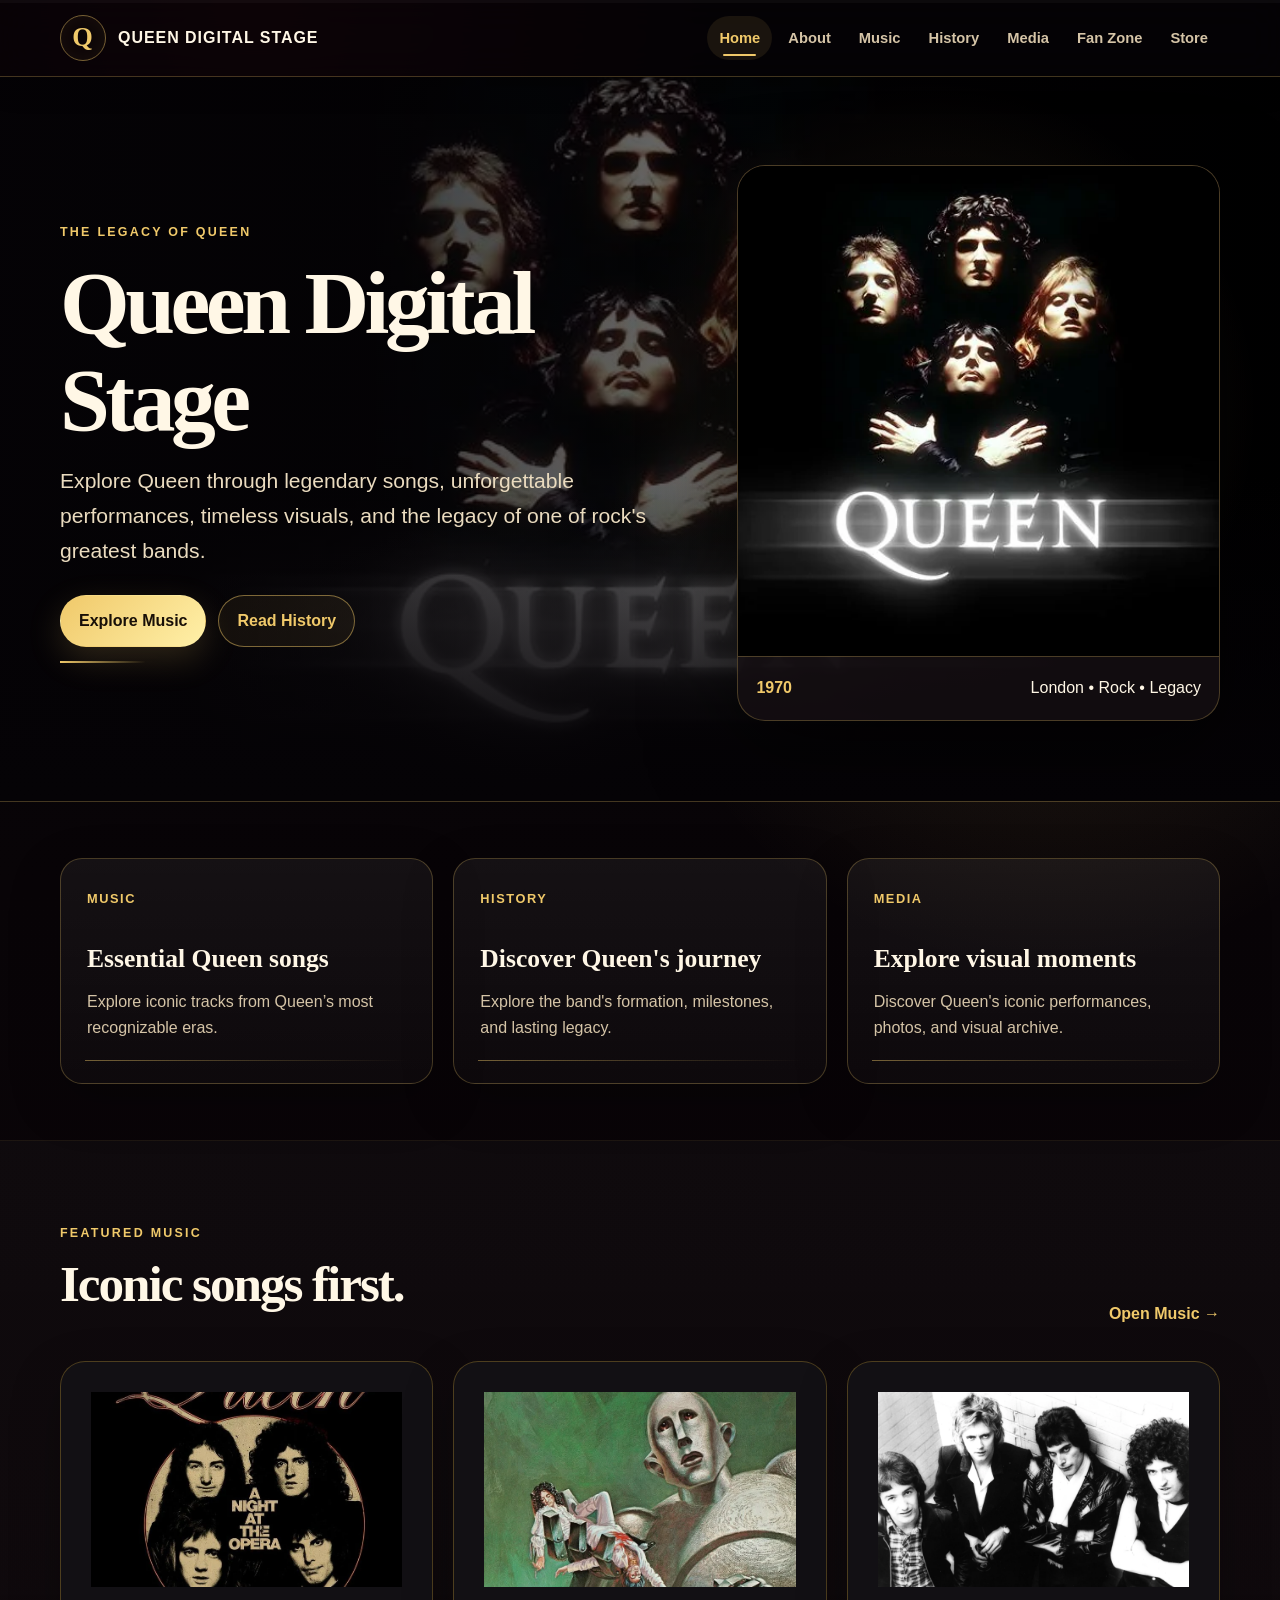
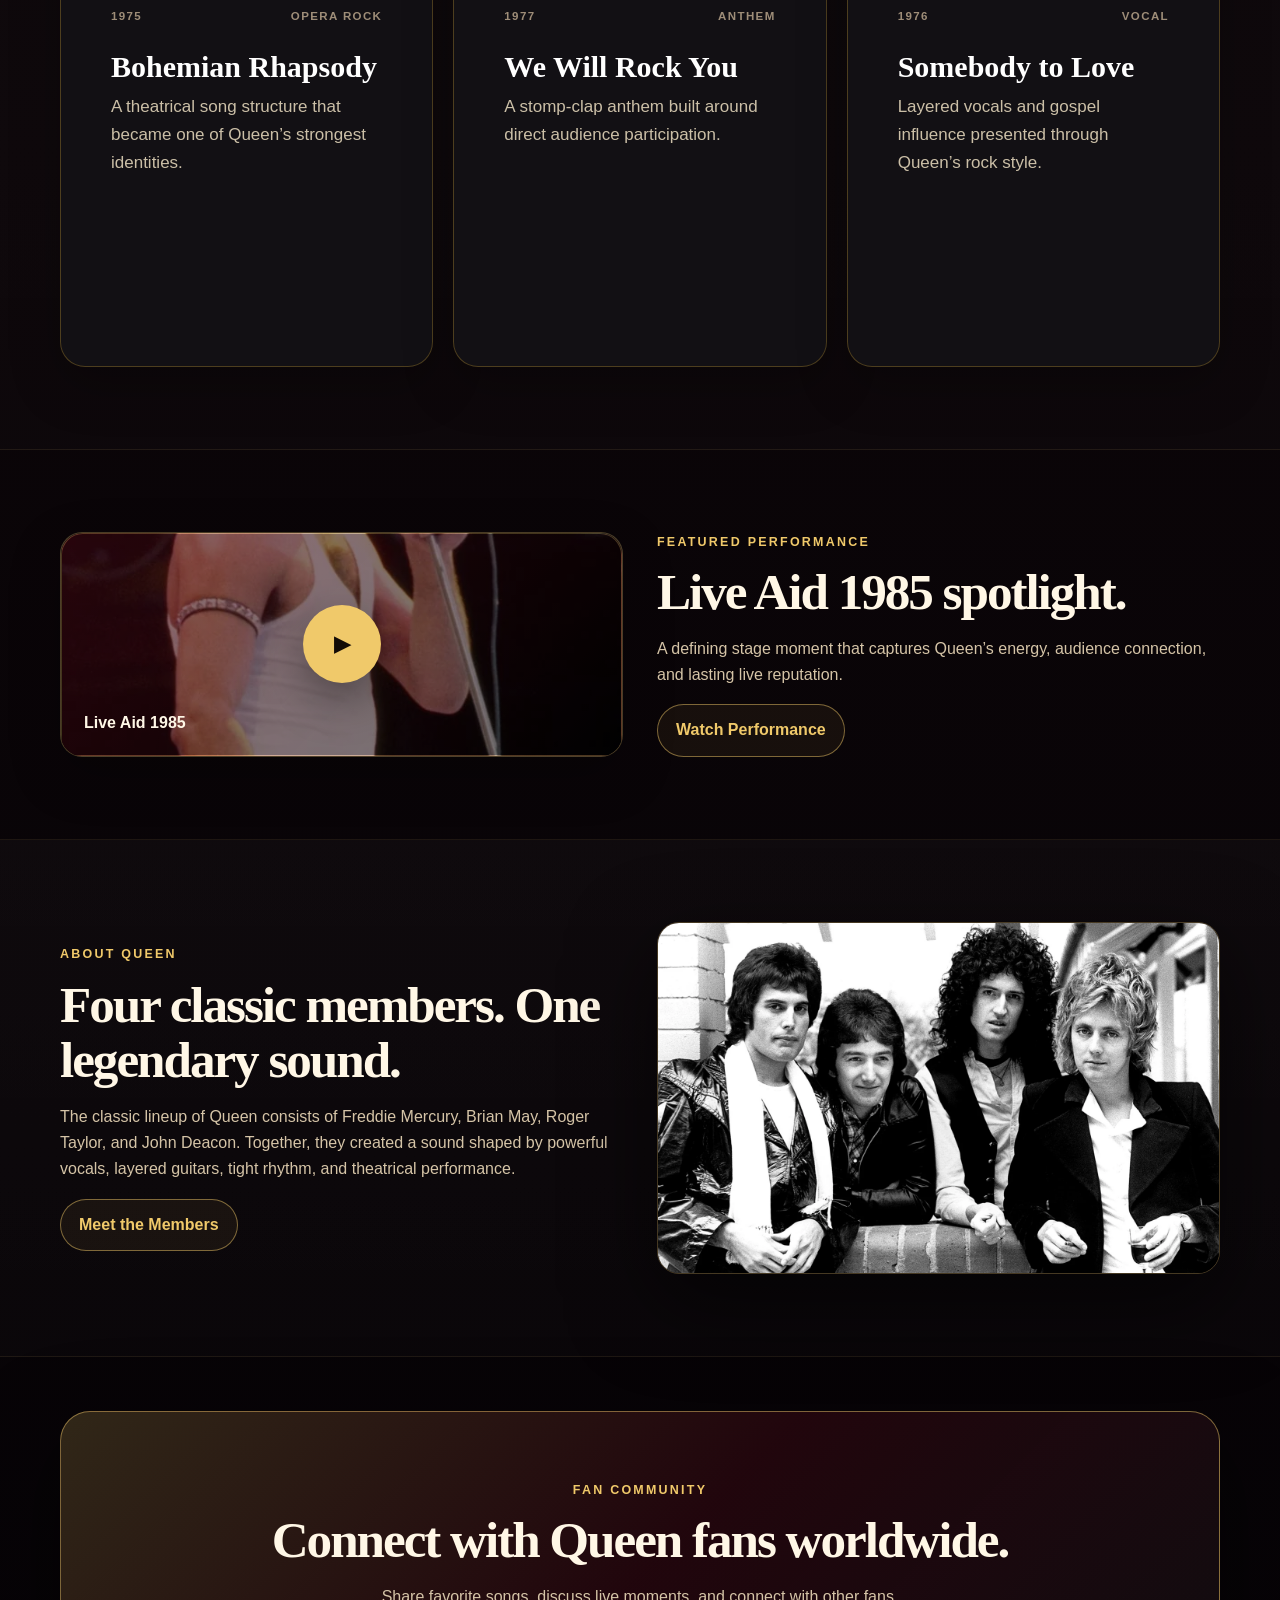
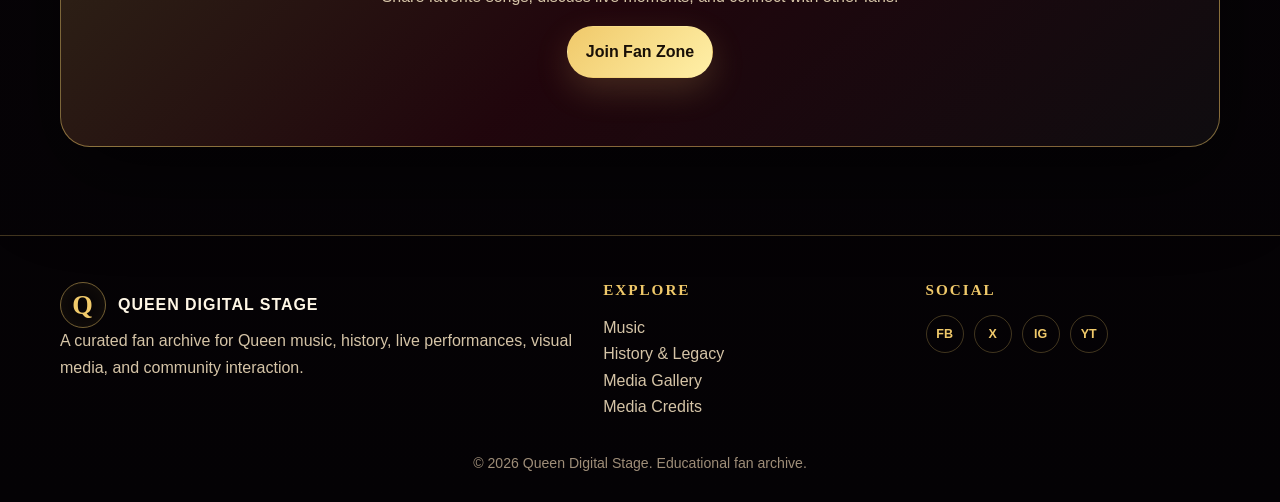
<file: index.html>
<!DOCTYPE html>

<html lang="en">
<head>
<meta charset="utf-8"/>
<meta content="width=device-width, initial-scale=1.0" name="viewport"/>
<link href="assets/images/favicon.svg" rel="icon" type="image/svg+xml"/>
<title>Home | Queen Digital Stage</title>
<meta content="Queen Digital Stage home page featuring Queen music, history, live performance, and visual archive content." name="description"/>
<link href="assets/css/styles.css" rel="stylesheet"/>
</head>
<body class="page-home" data-page="index">
<a class="skip-link" href="#main-content">Skip to content</a>
<header class="site-header">
<div class="container nav-wrap">
<a aria-label="Queen Digital Stage Home" class="brand" href="index.html"><span class="brand-mark">Q</span><span>Queen Digital Stage</span></a>
<button aria-expanded="false" aria-label="Open navigation" class="nav-toggle" type="button">☰</button>
<nav aria-label="Main navigation" class="site-nav">
<a aria-current="page" class="active" href="index.html">Home</a>
<a class="" href="about.html">About</a>
<a class="" href="music.html">Music</a>
<a class="" href="history.html">History</a>
<a class="" href="gallery.html">Media</a>
<a class="" href="fan-zone.html">Fan Zone</a>
<a class="" href="store.html">Store</a>
</nav>
</div>
</header>
<main id="main-content">
<section class="hero hero-home">
<div class="container hero-layout">
<div class="hero-copy">
<p class="eyebrow">THE LEGACY OF QUEEN</p>
<h1>Queen Digital Stage</h1>
<p class="lead">
Explore Queen through legendary songs, unforgettable performances, timeless visuals, and the legacy of one of rock's greatest bands.
</p><div class="cta-row">
<a class="btn btn-primary" href="music.html">Explore Music</a>
<a class="btn btn-secondary" href="history.html">Read History</a>
</div>
<div class="kicker-line"></div>
</div>
<div aria-label="Queen hero artwork" class="hero-panel" role="img">
<img alt="Queen logo artwork in gold and dark color palette" decoding="async" src="assets/images/hero-queen-logo.webp"/>
<div class="hero-panel-caption"><strong>1970</strong><span>London • Rock • Legacy</span></div>
</div>
</div>
</section>
<section class="section tight">
<div class="container card-grid three">
<a class="card explore-card" href="music.html">
<span>Music</span>
<h3>Essential Queen songs</h3>
<p>Explore iconic tracks from Queen’s most recognizable eras.</p>
</a>
<a class="card explore-card" href="history.html">
<span>History</span>

<h3>Discover Queen's journey</h3>

<p>Explore the band's formation, milestones, and lasting legacy.</p>
</a>
<a class="card explore-card" href="gallery.html">
<span>Media</span>

<h3>Explore visual moments</h3>

<p>Discover Queen's iconic performances, photos, and visual archive.</p>
</a>
</div>
</section>
<section class="section alt">
<div class="container">
<div class="section-heading split">
<div>
<p class="eyebrow">Featured Music</p>
<h2>Iconic songs first.</h2>
</div>
<a class="text-link" href="music.html">Open Music →</a>
</div>
<div class="song-grid">


<article class="song-card">

<img 
alt="A Night at the Opera album cover"
src="assets/images/album-night-at-the-opera.webp"
loading="lazy">


<div class="song-card-body">

<div class="track-meta">
<span>1975</span>
<span>Opera Rock</span>
</div>

<h3>
Bohemian Rhapsody
</h3>

<p>
A theatrical song structure that became one of Queen’s strongest identities.
</p>

</div>


<div class="spotify-player">

<iframe
title="Listen to Bohemian Rhapsody on Spotify"
style="border-radius:12px"
src="https://open.spotify.com/embed/track/4u7EnebtmKWzUH433cf5Qv?utm_source=generator"
width="100%"
height="80"
frameborder="0"
allowfullscreen=""
allow="autoplay; clipboard-write; encrypted-media; fullscreen; picture-in-picture">
</iframe>

</div>


</article>






<article class="song-card">

<img 
alt="News of the World album cover"
src="assets/images/album-news-of-the-world.webp"
loading="lazy">


<div class="song-card-body">

<div class="track-meta">
<span>1977</span>
<span>Anthem</span>
</div>


<h3>
We Will Rock You
</h3>


<p>
A stomp-clap anthem built around direct audience participation.
</p>


</div>


<div class="spotify-player">

<iframe
title="Listen to We Will Rock You on Spotify"
style="border-radius:12px"
src="https://open.spotify.com/embed/track/54flyrjcdnQdco7300avMJ?utm_source=generator"
width="100%"
height="80"
frameborder="0"
allowfullscreen=""
allow="autoplay; clipboard-write; encrypted-media; fullscreen; picture-in-picture">
</iframe>

</div>


</article>







<article class="song-card">

<img 
alt="Queen group portrait"
src="assets/images/queen-group-shadow.webp"
loading="lazy">


<div class="song-card-body">


<div class="track-meta">
<span>1976</span>
<span>Vocal</span>
</div>


<h3>
Somebody to Love
</h3>


<p>
Layered vocals and gospel influence presented through Queen’s rock style.
</p>


</div>


<div class="spotify-player">

<iframe
title="Listen to Somebody to Love on Spotify"
style="border-radius:12px"
src="https://open.spotify.com/embed/track/4pbJqGIASGPr0ZpGpnWkDn?utm_source=generator"
width="100%"
height="80"
frameborder="0"
allowfullscreen=""
allow="autoplay; clipboard-write; encrypted-media; fullscreen; picture-in-picture">
</iframe>

</div>


</article>


</div>
</div>
</section>
<section class="section">
<div class="container two-col wide-left">
<article class="video-card">
<a aria-label="Open Queen Live Aid 1985 on YouTube"
class="video-shell video-link js-video-link"
data-youtube-id="frdBb9Slu1A"
data-youtube-title="Queen Live Aid 1985"
href="https://www.youtube.com/watch?v=frdBb9Slu1A"
rel="noopener"
style="--video-bg:url('../images/performance-freddie-live.webp')"><span aria-hidden="true" class="play-video">▶</span>
<span class="video-label">Live Aid 1985</span>
</a>
</article>
<div>
<p class="eyebrow">Featured Performance</p>
<h2>Live Aid 1985 spotlight.</h2>
<p>A defining stage moment that captures Queen’s energy, audience connection, and lasting live reputation.</p>
<a class="btn btn-secondary" href="gallery.html#videos">Watch Performance</a>
</div>
</div>
</section>
<section class="section alt">
<div class="container two-col">
<div>
<p class="eyebrow">About Queen</p>
<h2>Four classic members. One legendary sound.</h2>
<p>The classic lineup of Queen consists of Freddie Mercury, Brian May, Roger Taylor, and John Deacon. Together, they created a sound shaped by powerful vocals, layered guitars, tight rhythm, and theatrical performance.</p>
<a class="btn btn-secondary" href="about.html">Meet the Members</a>
</div>
<img alt="Classic black and white photo of Queen as a group" class="rounded-media" decoding="async" loading="lazy" src="assets/images/queen-group-classic.webp"/>
</div>
</section>
<section class="final-cta">
<div class="container cta-panel">
<p class="eyebrow">Fan Community</p>
<h2>
Connect with Queen fans worldwide.
</h2>
<p>Share favorite songs, discuss live moments, and connect with other fans.</p>
<a class="btn btn-primary" href="fan-zone.html">Join Fan Zone</a>
</div>
</section>
</main>
<footer class="site-footer">
<div class="container footer-grid">
<div>
<a class="brand" href="index.html"><span class="brand-mark">Q</span><span>Queen Digital Stage</span></a>
<p>A curated fan archive for Queen music, history, live performances, visual media, and community interaction.</p>
</div>
<div>
<h2>Explore</h2>
<ul class="footer-links">
<li><a href="music.html">Music</a></li>
<li><a href="history.html">History &amp; Legacy</a></li>
<li><a href="gallery.html">Media Gallery</a></li>
<li><a href="credits.html">Media Credits</a></li>
</ul>
</div>
<div>
<h2>Social</h2>
<ul aria-label="Social links" class="social-links">
<li><a aria-label="Facebook" href="#">FB</a></li>
<li><a aria-label="Twitter" href="#">X</a></li>
<li><a aria-label="Instagram" href="#">IG</a></li>
<li><a aria-label="YouTube" href="#">YT</a></li>
</ul>
</div>
</div>
<p class="copyright">© 2026 Queen Digital Stage. Educational fan archive.</p>
</footer>
<script src="assets/js/main.js"></script>
</body>
</html>
</file>
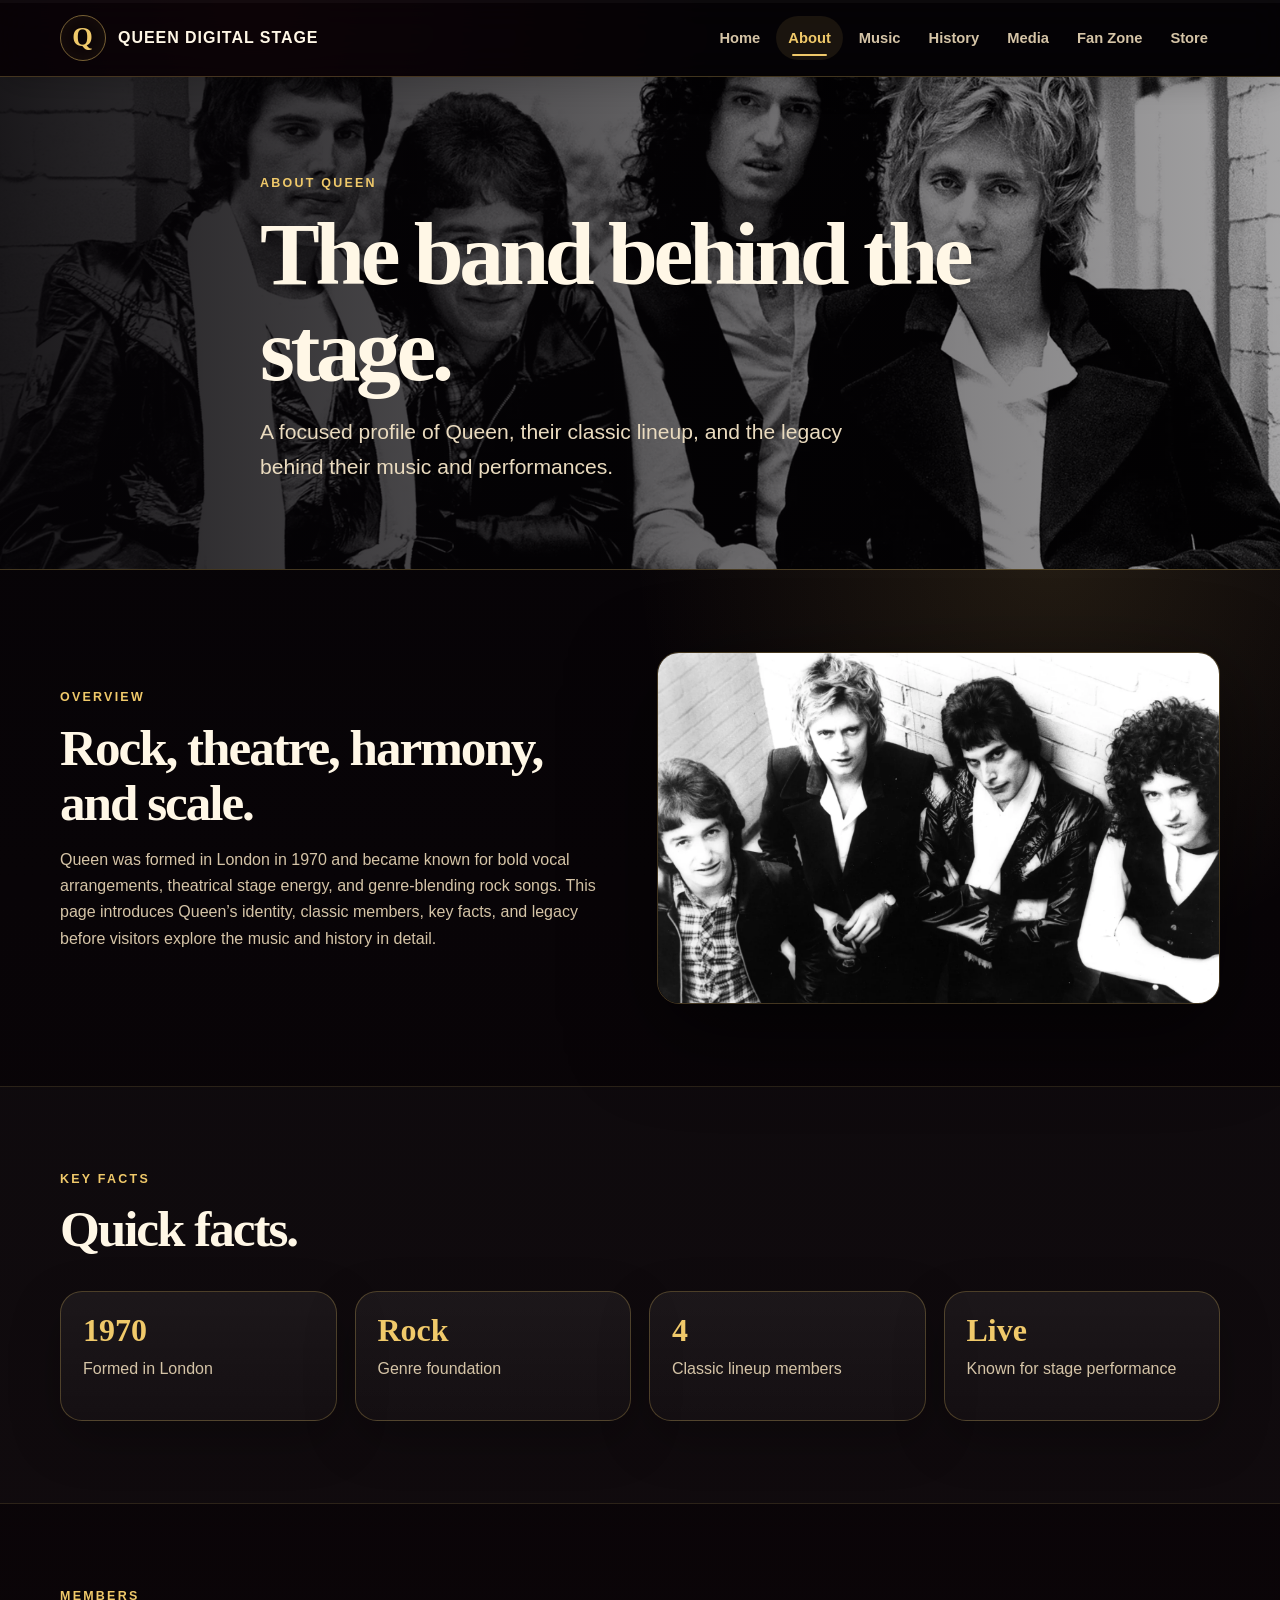
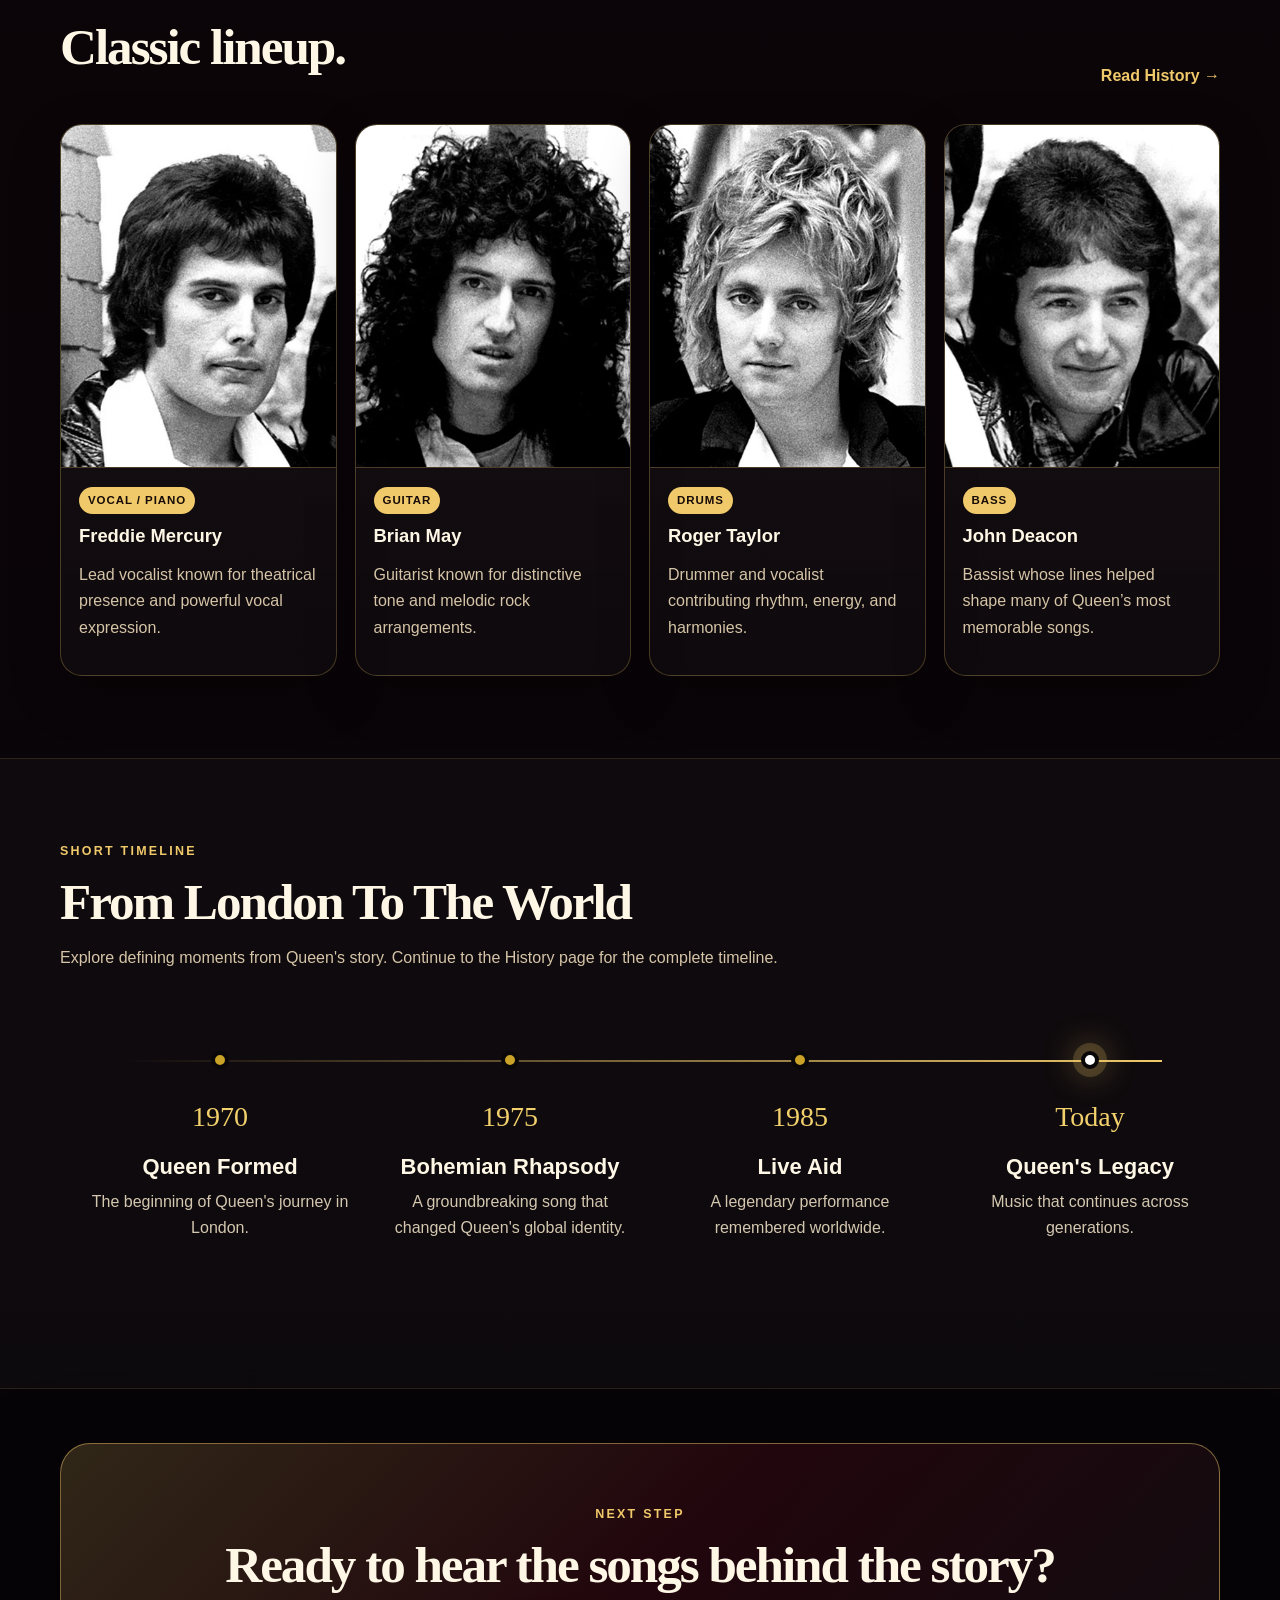
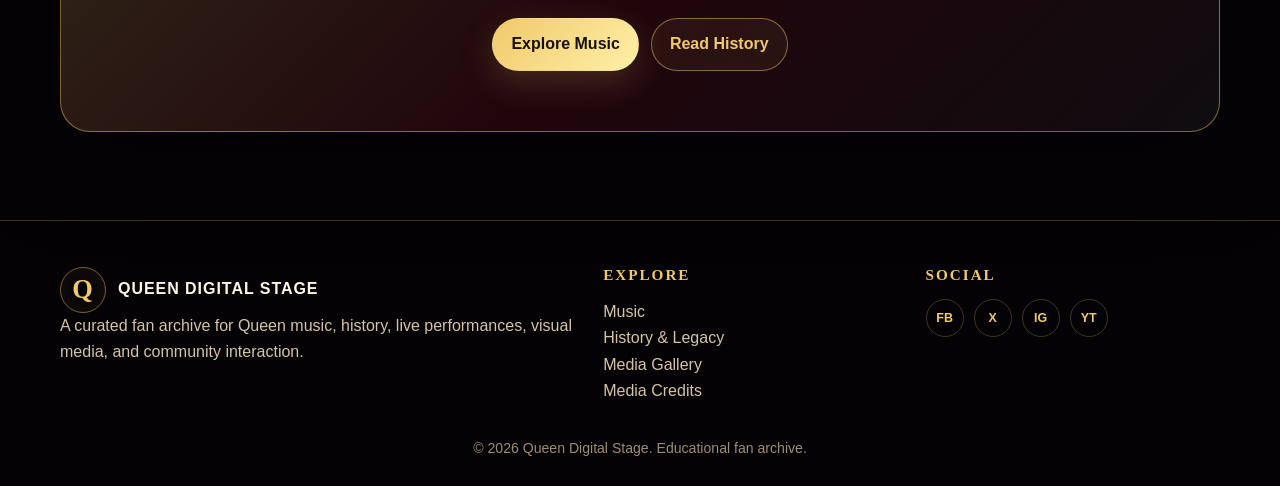
<file: about.html>
<!DOCTYPE html>

<html lang="en">
<head>
<meta charset="utf-8"/>
<meta content="width=device-width, initial-scale=1.0" name="viewport"/>
<link href="assets/images/favicon.svg" rel="icon" type="image/svg+xml"/>
<title>About | Queen Digital Stage</title>
<meta content="About Queen page with four classic members and concise band overview." name="description"/>
<link href="assets/css/styles.css" rel="stylesheet"/>
</head>
<body class="page-about" data-page="about">
<a class="skip-link" href="#main-content">Skip to content</a>
<header class="site-header">
<div class="container nav-wrap">
<a aria-label="Queen Digital Stage Home" class="brand" href="index.html"><span class="brand-mark">Q</span><span>Queen Digital Stage</span></a>
<button aria-expanded="false" aria-label="Open navigation" class="nav-toggle" type="button">☰</button>
<nav aria-label="Main navigation" class="site-nav">
<a class="" href="index.html">Home</a>
<a aria-current="page" class="active" href="about.html">About</a>
<a class="" href="music.html">Music</a>
<a class="" href="history.html">History</a>
<a class="" href="gallery.html">Media</a>
<a class="" href="fan-zone.html">Fan Zone</a>
<a class="" href="store.html">Store</a>
</nav>
</div>
</header>
<main id="main-content">
<section class="hero">
<div class="container hero-content">
<p class="eyebrow">About Queen</p>
<h1>The band behind the stage.</h1>
<p class="lead">
          A focused profile of Queen, their classic lineup, and the legacy
          behind their music and performances.
        </p>
</div>
</section>
<section class="section">
<div class="container about-intro">
<div class="intro-text">
<p class="eyebrow">Overview</p>
<h2>Rock, theatre, harmony, and scale.</h2>
<p>
            Queen was formed in London in 1970 and became known for bold vocal
            arrangements, theatrical stage energy, and genre-blending rock songs.
            This page introduces Queen’s identity, classic members, key facts,
            and legacy before visitors explore the music and history in detail.
          </p>
</div>
<div class="intro-image">
<img alt="Queen group portrait" decoding="async" src="assets/images/queen-group-shadow.webp"/>
</div>
</div>
</section>
<section class="section section-dark">
<div class="container">
<div class="section-heading">
<p class="eyebrow">Key Facts</p>
<h2>Quick facts.</h2>
</div>
<div class="facts-list">
<article class="fact-card">
<strong>1970</strong>
<p>Formed in London</p>
</article>
<article class="fact-card">
<strong>Rock</strong>
<p>Genre foundation</p>
</article>
<article class="fact-card">
<strong>4</strong>
<p>Classic lineup members</p>
</article>
<article class="fact-card">
<strong>Live</strong>
<p>Known for stage performance</p>
</article>
</div>
</div>
</section>
<section class="section">
<div class="container">
<div class="section-heading heading-row">
<div>
<p class="eyebrow">Members</p>
<h2>Classic lineup.</h2>
</div>
<a class="text-link" href="history.html">Read History →</a>
</div>
<div class="members-list">
<article class="member-card">
<img alt="Freddie Mercury" decoding="async" loading="lazy" src="assets/images/member-freddie.webp"/>
<div class="member-body">
<span class="role">Vocal / Piano</span>
<h3>Freddie Mercury</h3>
<p>
                Lead vocalist known for theatrical presence and powerful vocal expression.
              </p>
</div>
</article>
<article class="member-card">
<img alt="Brian May" decoding="async" loading="lazy" src="assets/images/member-brian.webp"/>
<div class="member-body">
<span class="role">Guitar</span>
<h3>Brian May</h3>
<p>
                Guitarist known for distinctive tone and melodic rock arrangements.
              </p>
</div>
</article>
<article class="member-card">
<img alt="Roger Taylor" decoding="async" loading="lazy" src="assets/images/member-roger.webp"/>
<div class="member-body">
<span class="role">Drums</span>
<h3>Roger Taylor</h3>
<p>
                Drummer and vocalist contributing rhythm, energy, and harmonies.
              </p>
</div>
</article>
<article class="member-card">
<img alt="John Deacon" decoding="async" loading="lazy" src="assets/images/member-john.webp"/>
<div class="member-body">
<span class="role">Bass</span>
<h3>John Deacon</h3>
<p>
                Bassist whose lines helped shape many of Queen’s most memorable songs.
              </p>
</div>
</article>
</div>
</div>
</section>
<section class="section section-dark">

<div class="container">

<div class="section-heading">

<p class="eyebrow">
Short Timeline
</p>

<h2>
From London To The World
</h2>

<p>
Explore defining moments from Queen's story.
Continue to the History page for the complete timeline.
</p>

</div>


<div class="short-timeline">

<div class="timeline-line"></div>


<!-- 1970 -->
<div class="timeline-item">

<span class="timeline-dot"></span>

<div class="timeline-popup">

<span class="popup-year">1970</span>

<h3>The Beginning of Queen</h3>

<p>
Queen was formed in London by Freddie Mercury,
Brian May, Roger Taylor, and John Deacon.
Their unique combination of rock, harmony,
and theatrical performance shaped their identity.
</p>

<a href="history.html#formation">
Explore Story →
</a>

</div>


<time>1970</time>

<h3>Queen Formed</h3>

<p>
The beginning of Queen's journey in London.
</p>

</div>



<!-- 1975 -->
<div class="timeline-item">

<span class="timeline-dot"></span>


<div class="timeline-popup">

<span class="popup-year">1975</span>

<h3>Bohemian Rhapsody</h3>

<p>
Queen created one of rock music's most ambitious
songs, combining opera, powerful vocals,
and innovative composition.
</p>

<a href="history.html#bohemian">
Explore Story →
</a>

</div>


<time>1975</time>

<h3>Bohemian Rhapsody</h3>

<p>
A groundbreaking song that changed Queen's global identity.
</p>

</div>



<!-- 1985 -->
<div class="timeline-item">

<span class="timeline-dot"></span>


<div class="timeline-popup">

<span class="popup-year">1985</span>

<h3>Live Aid</h3>

<p>
Queen delivered an unforgettable performance
at Wembley Stadium, showing their incredible
stage presence and connection with fans.
</p>

<a href="history.html#live-aid">
Explore Story →
</a>

</div>


<time>1985</time>

<h3>Live Aid</h3>

<p>
A legendary performance remembered worldwide.
</p>

</div>



<!-- Today -->
<div class="timeline-item current">

<span class="timeline-dot"></span>


<div class="timeline-popup">

<span class="popup-year">Today</span>

<h3>Queen's Legacy</h3>

<p>
Queen's music continues to influence new generations
through recordings, performances, films, and fans
around the world.
</p>

<a href="history.html#legacy">
Explore Story →
</a>

</div>


<time>Today</time>

<h3>Queen's Legacy</h3>

<p>
Music that continues across generations.
</p>


</div>


</div>

</div>
</section>

<section class="cta-section">
<div class="container cta-box">
<p class="eyebrow">Next Step</p>
<h2>Ready to hear the songs behind the story?</h2>
<div class="cta-actions">
<a class="btn btn-primary" href="music.html">Explore Music</a>
<a class="btn btn-secondary" href="history.html">Read History</a>
</div>
</div>
</section>
</main>
<footer class="site-footer">
<div class="container footer-grid">
<div>
<a class="brand" href="index.html"><span class="brand-mark">Q</span><span>Queen Digital Stage</span></a>
<p>A curated fan archive for Queen music, history, live performances, visual media, and community interaction.</p>
</div>
<div>
<h2>Explore</h2>
<ul class="footer-links">
<li><a href="music.html">Music</a></li>
<li><a href="history.html">History &amp; Legacy</a></li>
<li><a href="gallery.html">Media Gallery</a></li>
<li><a href="credits.html">Media Credits</a></li>
</ul>
</div>
<div>
<h2>Social</h2>
<ul aria-label="Social links" class="social-links">
<li><a aria-label="Facebook" href="#">FB</a></li>
<li><a aria-label="Twitter" href="#">X</a></li>
<li><a aria-label="Instagram" href="#">IG</a></li>
<li><a aria-label="YouTube" href="#">YT</a></li>
</ul>
</div>
</div>
<p class="copyright">© 2026 Queen Digital Stage. Educational fan archive.</p>
</footer>
<script src="assets/js/main.js"></script>
</body>
</html>
</file>
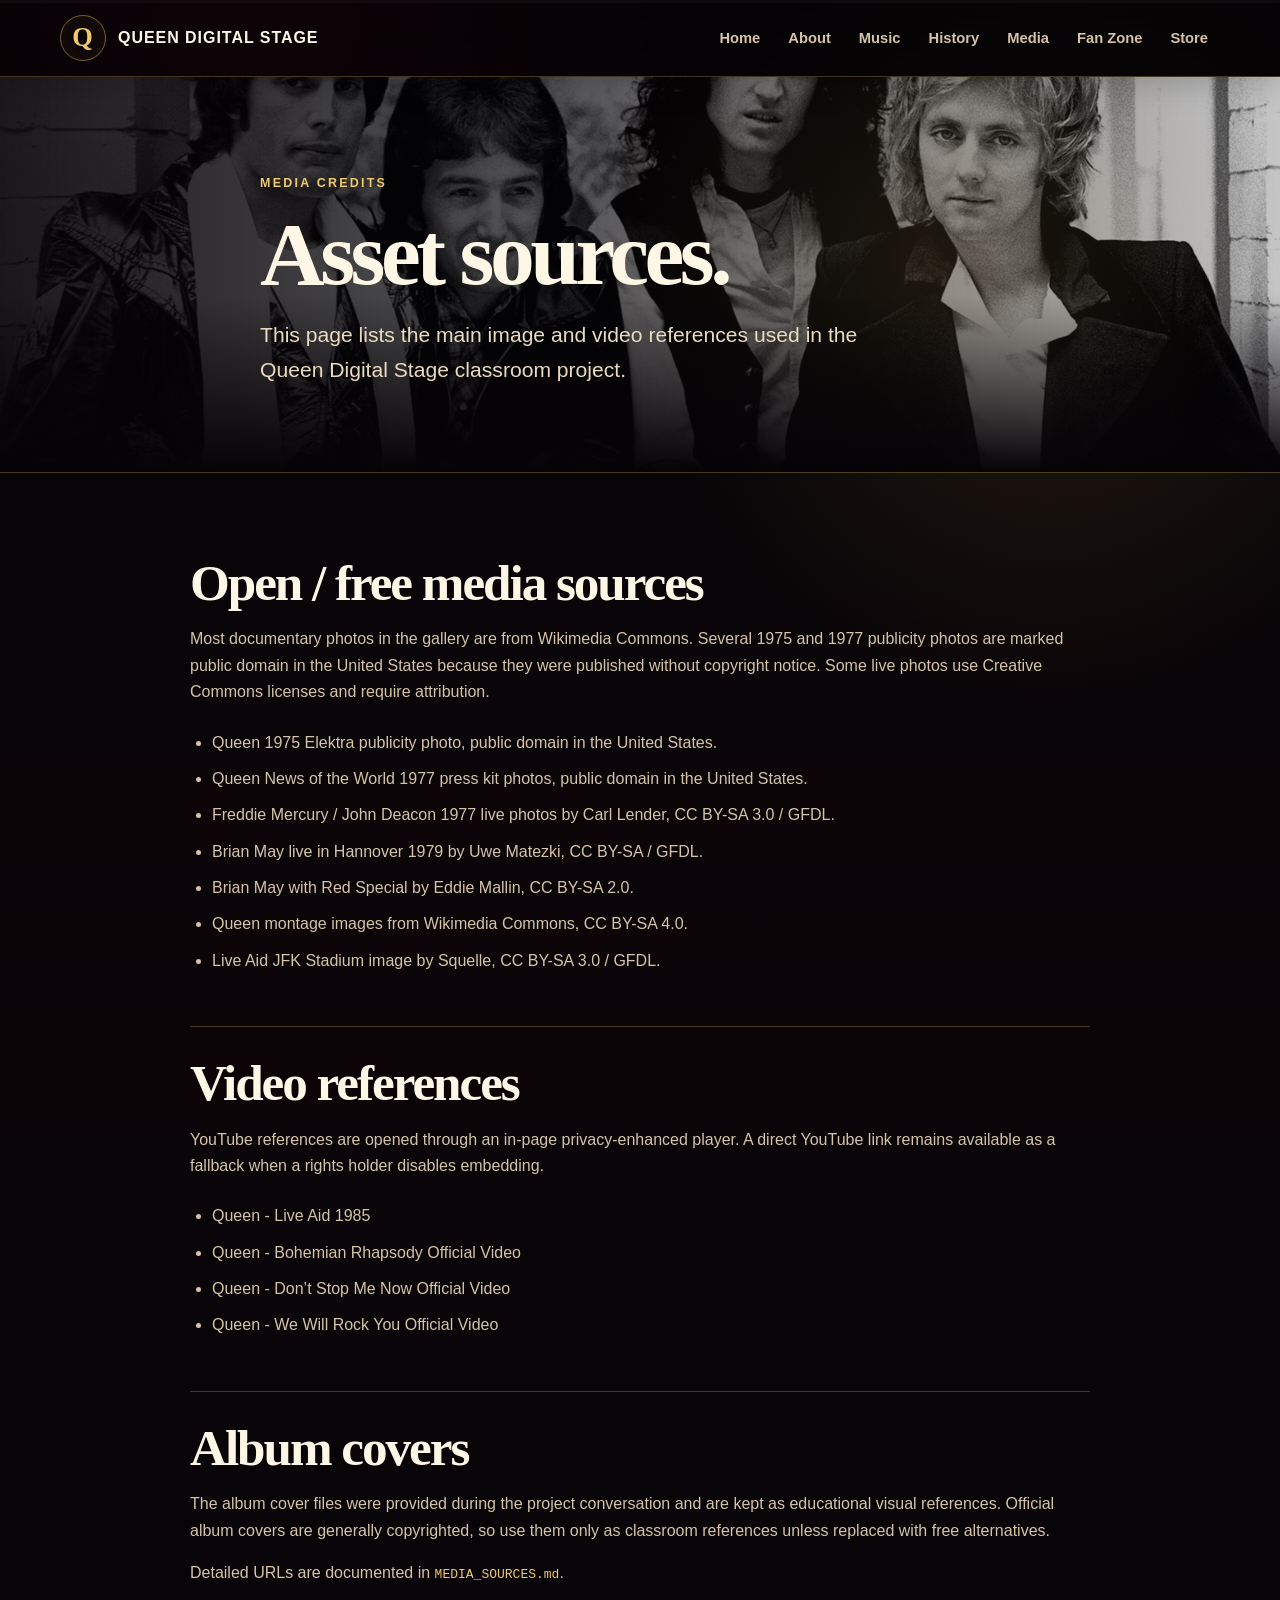
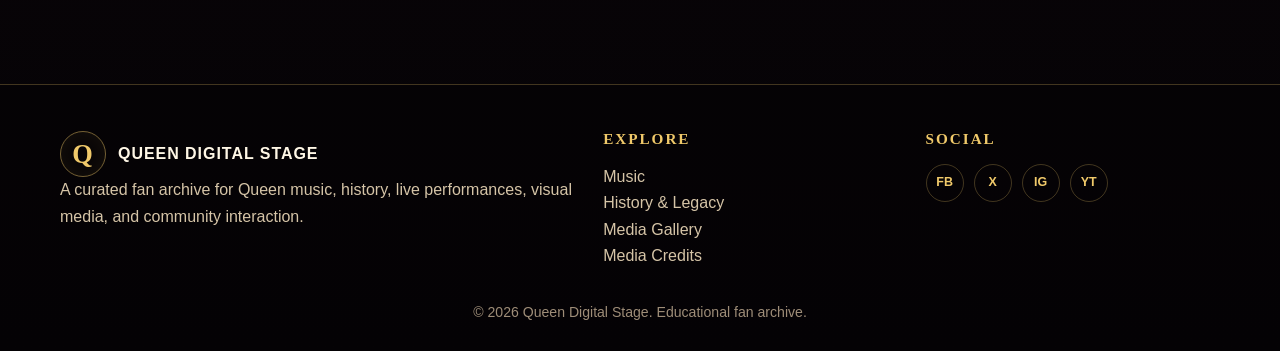
<file: credits.html>
<!DOCTYPE html>

<html lang="en">
<head>
<meta charset="utf-8"/>
<meta content="width=device-width, initial-scale=1.0" name="viewport"/>
<link href="assets/images/favicon.svg" rel="icon" type="image/svg+xml"/>
<title>Media Credits | Queen Digital Stage</title>
<meta content="Media credits and references for Queen Digital Stage educational website." name="description"/>
<link href="assets/css/styles.css" rel="stylesheet"/>
</head>
<body class="page-credits" data-page="credits">
<a class="skip-link" href="#main-content">Skip to content</a>
<header class="site-header">
<div class="container nav-wrap">
<a aria-label="Queen Digital Stage Home" class="brand" href="index.html"><span class="brand-mark">Q</span><span>Queen Digital Stage</span></a>
<button aria-expanded="false" aria-label="Open navigation" class="nav-toggle" type="button">☰</button>
<nav aria-label="Main navigation" class="site-nav">
<a href="index.html">Home</a>
<a href="about.html">About</a>
<a href="music.html">Music</a>
<a href="history.html">History</a>
<a href="gallery.html">Media</a>
<a href="fan-zone.html">Fan Zone</a>
<a href="store.html">Store</a>
</nav>
</div>
</header>
<main id="main-content">
<section class="page-hero about-hero">
<div class="container">
<p class="eyebrow">Media Credits</p>
<h1>Asset sources.</h1>
<p class="lead">This page lists the main image and video references used in the Queen Digital Stage classroom project.</p>
</div>
</section>
<section class="section">
<div class="container content-page">
<h2>Open / free media sources</h2>
<p>Most documentary photos in the gallery are from Wikimedia Commons. Several 1975 and 1977 publicity photos are marked public domain in the United States because they were published without copyright notice. Some live photos use Creative Commons licenses and require attribution.</p>
<ul>
<li>Queen 1975 Elektra publicity photo, public domain in the United States.</li>
<li>Queen News of the World 1977 press kit photos, public domain in the United States.</li>
<li>Freddie Mercury / John Deacon 1977 live photos by Carl Lender, CC BY-SA 3.0 / GFDL.</li>
<li>Brian May live in Hannover 1979 by Uwe Matezki, CC BY-SA / GFDL.</li>
<li>Brian May with Red Special by Eddie Mallin, CC BY-SA 2.0.</li>
<li>Queen montage images from Wikimedia Commons, CC BY-SA 4.0.</li>
<li>Live Aid JFK Stadium image by Squelle, CC BY-SA 3.0 / GFDL.</li>
</ul>
<h2>Video references</h2>
<p>YouTube references are opened through an in-page privacy-enhanced player. A direct YouTube link remains available as a fallback when a rights holder disables embedding.</p>
<ul>
<li>Queen - Live Aid 1985</li>
<li>Queen - Bohemian Rhapsody Official Video</li>
<li>Queen - Don’t Stop Me Now Official Video</li>
<li>Queen - We Will Rock You Official Video</li>
</ul>
<h2>Album covers</h2>
<p>The album cover files were provided during the project conversation and are kept as educational visual references. Official album covers are generally copyrighted, so use them only as classroom references unless replaced with free alternatives.</p>
<p>Detailed URLs are documented in <code>MEDIA_SOURCES.md</code>.</p>
</div>
</section>
</main>
<footer class="site-footer">
<div class="container footer-grid">
<div>
<a class="brand" href="index.html"><span class="brand-mark">Q</span><span>Queen Digital Stage</span></a>
<p>A curated fan archive for Queen music, history, live performances, visual media, and community interaction.</p>
</div>
<div>
<h2>Explore</h2>
<ul class="footer-links">
<li><a href="music.html">Music</a></li>
<li><a href="history.html">History &amp; Legacy</a></li>
<li><a href="gallery.html">Media Gallery</a></li>
<li><a href="credits.html">Media Credits</a></li>
</ul>
</div>
<div>
<h2>Social</h2>
<ul aria-label="Social links" class="social-links">
<li><a aria-label="Facebook" href="#">FB</a></li>
<li><a aria-label="Twitter" href="#">X</a></li>
<li><a aria-label="Instagram" href="#">IG</a></li>
<li><a aria-label="YouTube" href="#">YT</a></li>
</ul>
</div>
</div>
<p class="copyright">© 2026 Queen Digital Stage. Educational fan archive.</p>
</footer>
<script src="assets/js/main.js"></script>
</body>
</html>
</file>
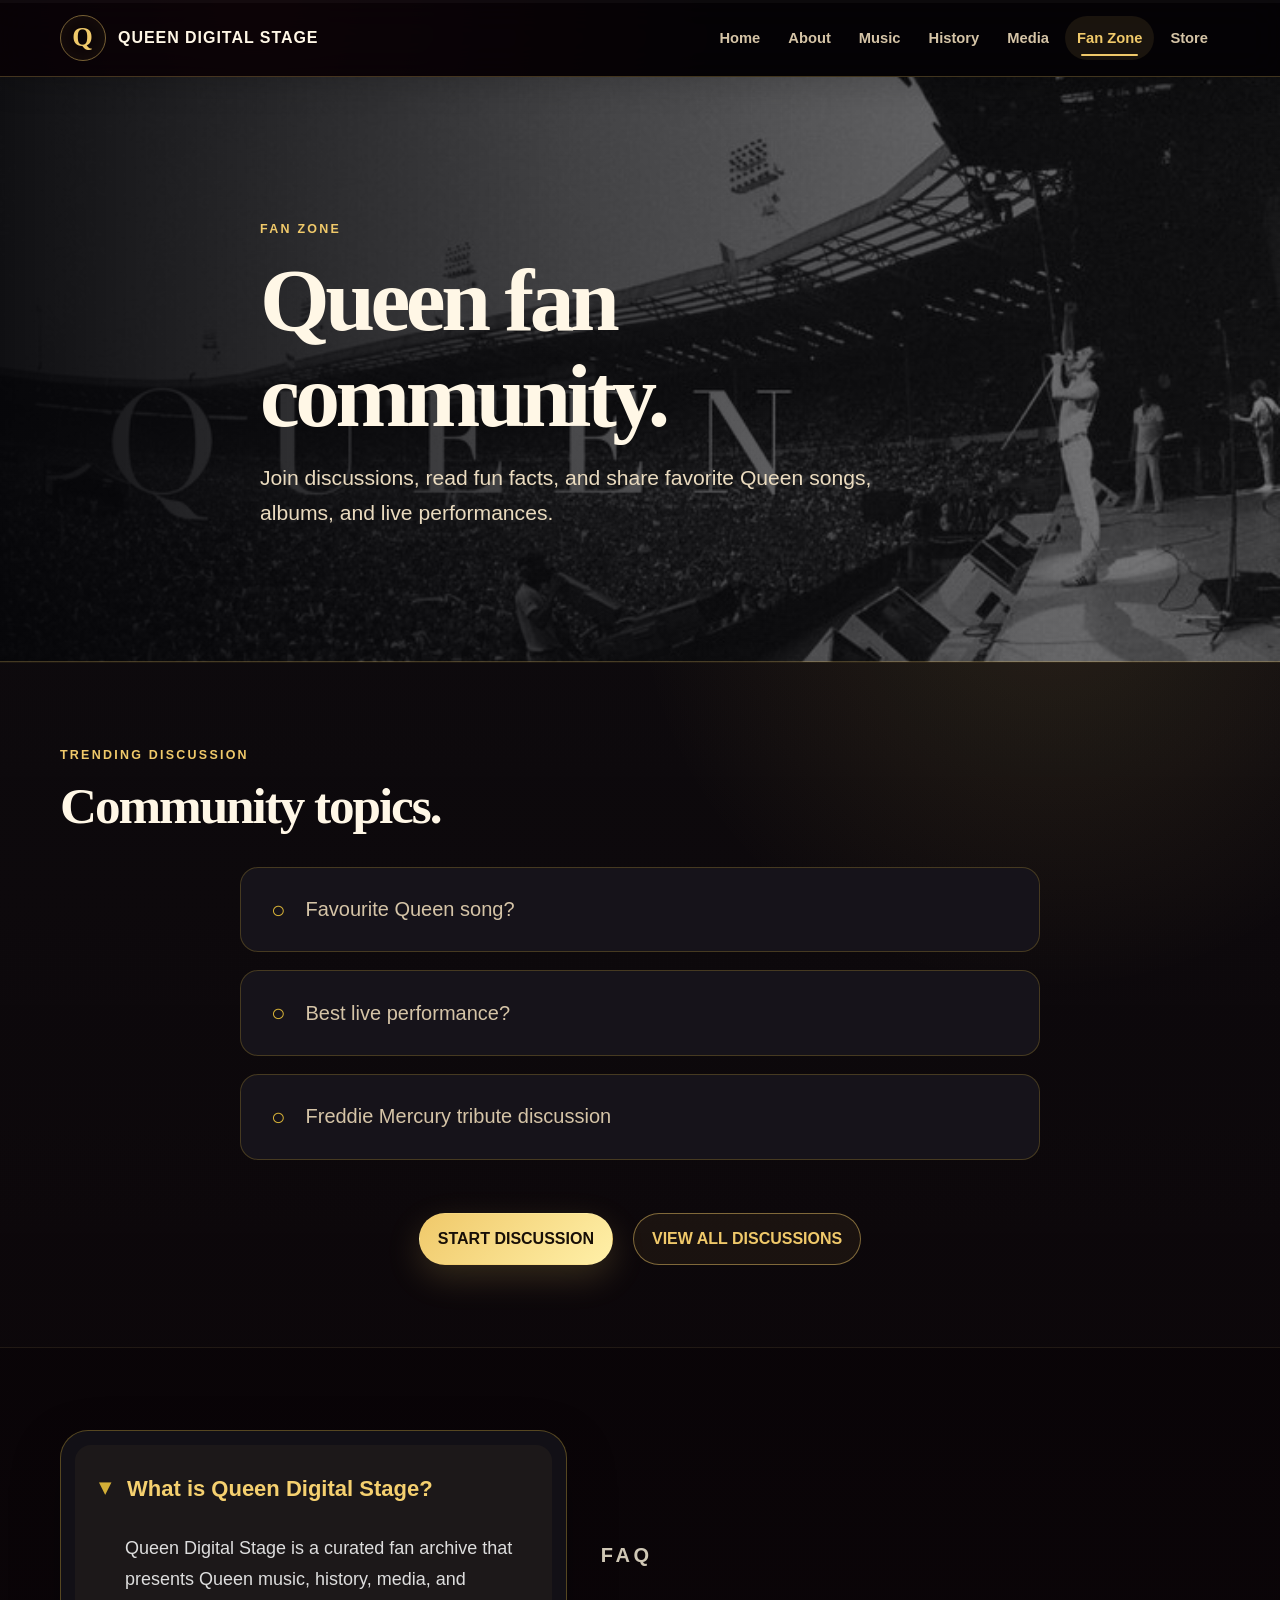
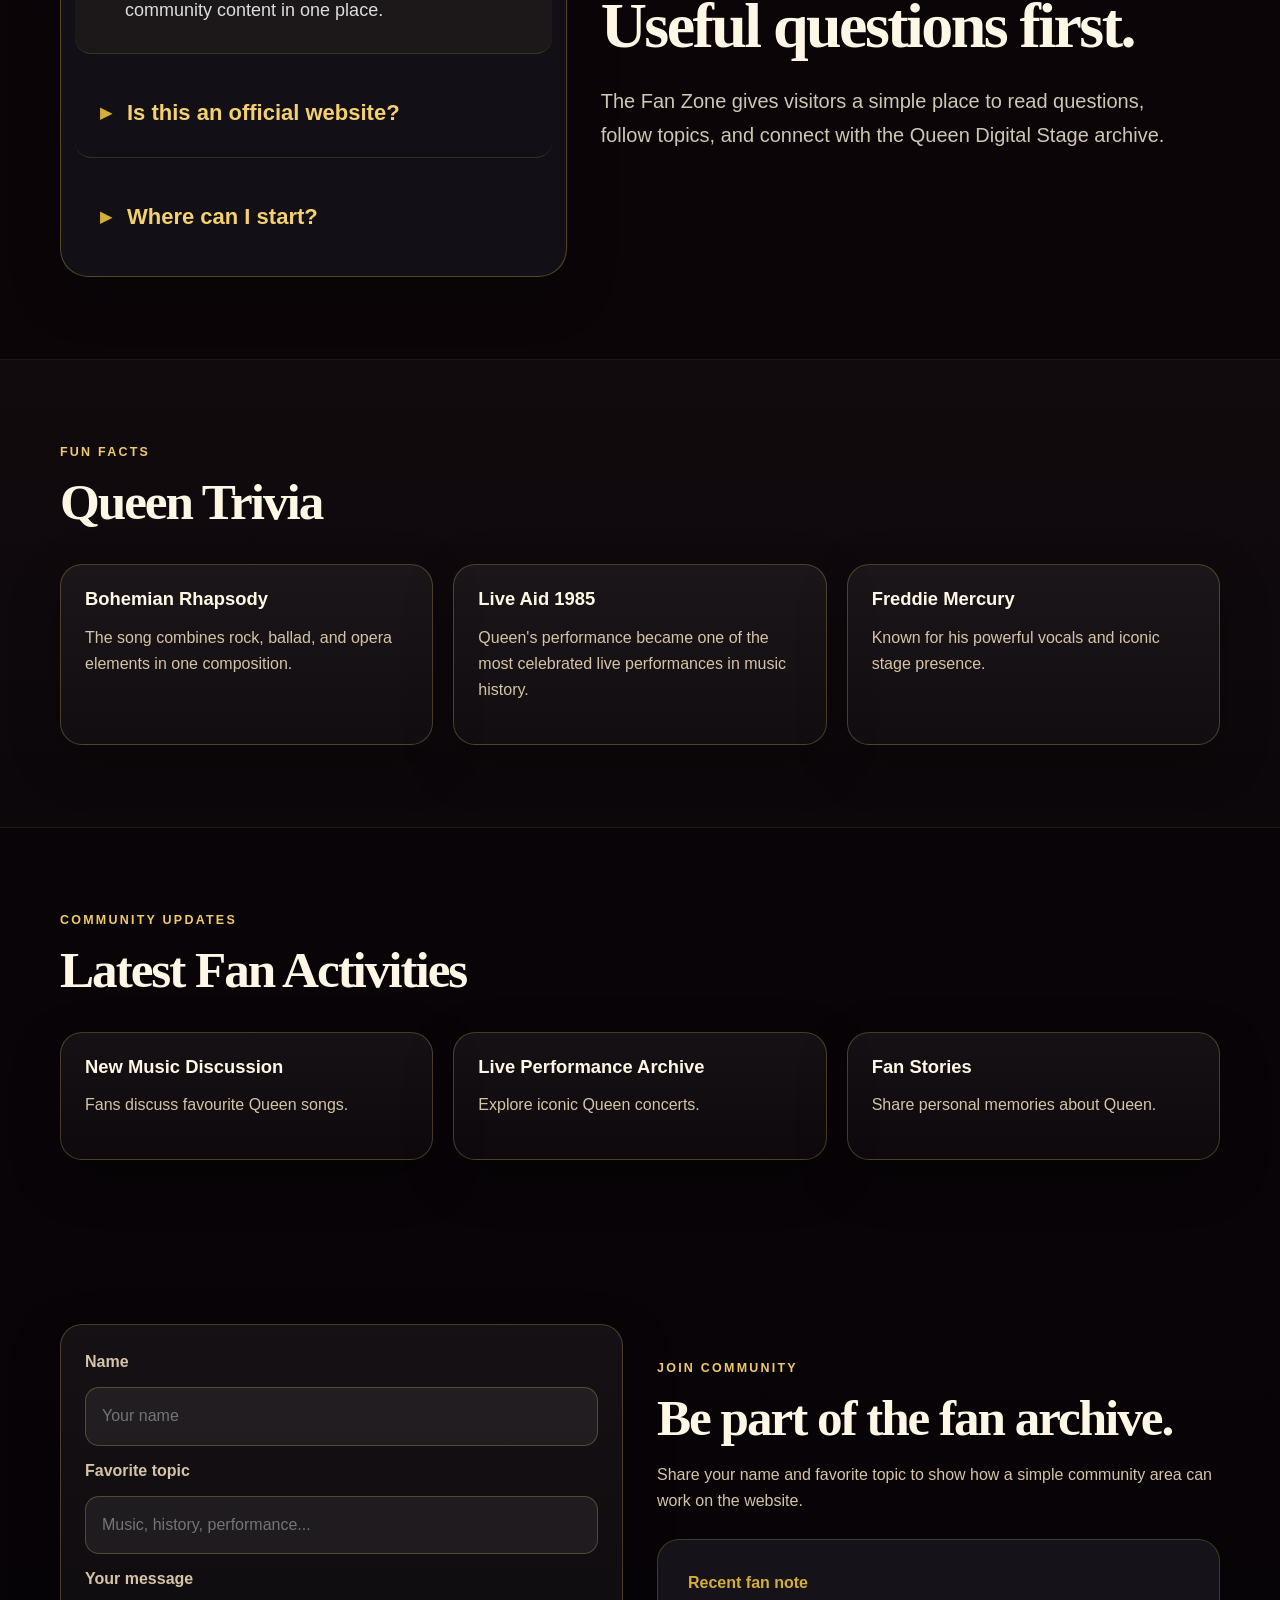
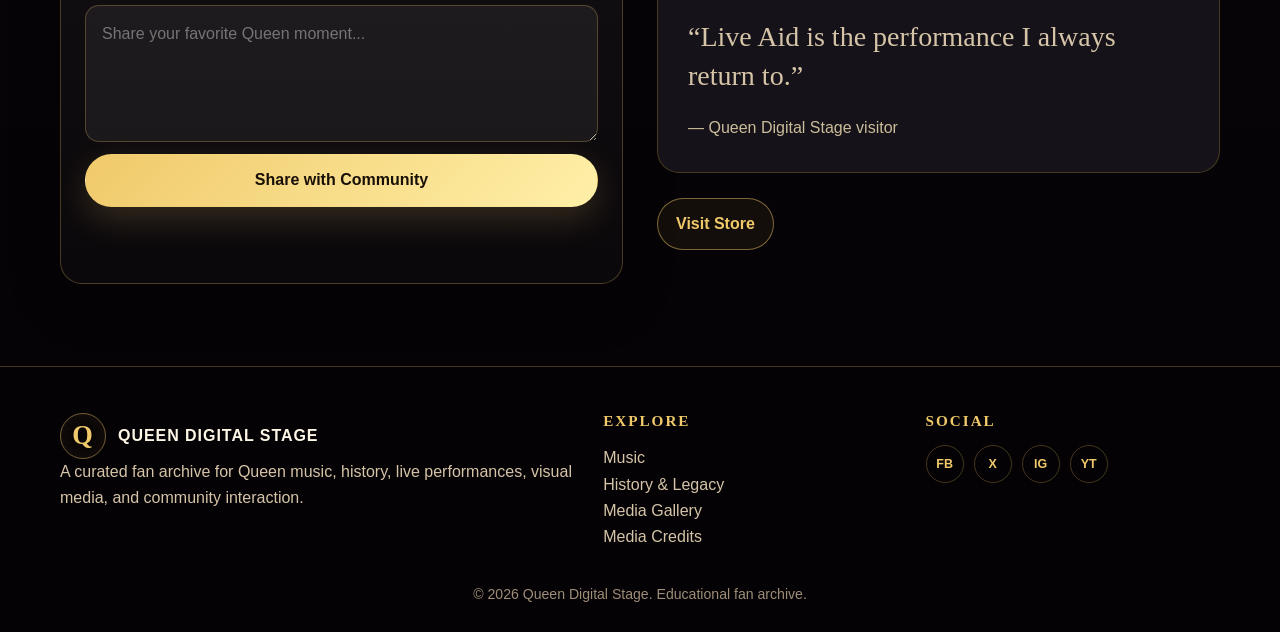
<file: fan-zone.html>
<!DOCTYPE html>
<html lang="en">
<head>
  <meta charset="UTF-8">
  <meta name="viewport" content="width=device-width, initial-scale=1.0">
  <link rel="icon" href="assets/images/favicon.svg" type="image/svg+xml">
  <title>Fan Zone | Queen Digital Stage</title>
  <meta name="description" content="Queen fan zone page with FAQ, discussion prompts, and a community form.">
  <link rel="stylesheet" href="assets/css/styles.css">
</head>
<body class="page-fan-zone">
  <a class="skip-link" href="#main-content">Skip to content</a>
  <header class="site-header">
    <div class="container nav-wrap">
      <a class="brand" href="index.html" aria-label="Queen Digital Stage Home"><span class="brand-mark">Q</span><span>Queen Digital Stage</span></a>
      <button class="nav-toggle" type="button" aria-label="Open navigation" aria-expanded="false">☰</button>
      <nav class="site-nav" aria-label="Main navigation">
        <a class="" href="index.html">Home</a>
<a class="" href="about.html">About</a>
<a class="" href="music.html">Music</a>
<a class="" href="history.html">History</a>
<a class="" href="gallery.html">Media</a>
<a class="active" href="fan-zone.html">Fan Zone</a>
<a class="" href="store.html">Store</a>
      </nav>
    </div>
  </header>
  <main id="main-content">

    <section class="page-hero fan-hero"><div class="container"><p class="eyebrow">Fan Zone</p><h1>Queen fan community.</h1><p class="lead">Join discussions, read fun facts, and share favorite Queen songs, albums, and live performances.</p></div></section>
    
    <section class="section alt">
      <div class="container">
        <div class="section-heading"><p class="eyebrow">Trending Discussion</p><h2>Community topics.</h2></div>
        <div class="discussion-list">
         <div class="discussion-item">

<span>○</span>

<p>
Favourite Queen song?
</p>

</div>


<div class="discussion-item">

<span>○</span>

<p>
Best live performance?
</p>

</div>


<div class="discussion-item">

<span>○</span>

<p>
Freddie Mercury tribute discussion
</p>

</div>


<div class="discussion-buttons">

<a class="btn btn-primary" href="#community-form">
START DISCUSSION
</a>


<a class="btn btn-secondary" href="#community-updates">
VIEW ALL DISCUSSIONS
</a>
</div>
</div>
</div>
</section>
<section class="section">
      <div class="container two-col wide-right">
        <div class="faq-box">
          <details open><summary>What is Queen Digital Stage?</summary><p>Queen Digital Stage is a curated fan archive that presents Queen music, history, media, and community content in one place.</p></details>
          <details><summary>Is this an official website?</summary><p>No. Queen Digital Stage is an educational fan archive and is not affiliated with the official Queen organization.</p></details>
          <details><summary>Where can I start?</summary><p>Start from the Music page if you want songs, or History if you want context.</p></details>
        </div>
        <div class="faq-content">

<p class="eyebrow">
FAQ
</p>

<h2>
Useful questions first.
</h2>

<p>
The Fan Zone gives visitors a simple place to read questions, follow topics, and connect with the Queen Digital Stage archive.
</p>

</div>
</div>
    </section>
<section class="section alt" id="community-updates">

<div class="container">

<div class="section-heading">

<p class="eyebrow">
FUN FACTS
</p>

<h2>
Queen Trivia
</h2>

</div>


<div class="card-grid three">


<article class="card card-pad">

<h3>
Bohemian Rhapsody
</h3>

<p>
The song combines rock, ballad, and opera elements in one composition.
</p>

</article>



<article class="card card-pad">

<h3>
Live Aid 1985
</h3>

<p>
Queen's performance became one of the most celebrated live performances in music history.
</p>

</article>



<article class="card card-pad">

<h3>
Freddie Mercury
</h3>

<p>
Known for his powerful vocals and iconic stage presence.
</p>

</article>


</div>

</div>

</section>
<section class="section">

<div class="container">


<div class="section-heading">

<p class="eyebrow">
COMMUNITY UPDATES
</p>

<h2>
Latest Fan Activities
</h2>

</div>



<div class="card-grid three">


<article class="card card-pad">
<h3>
New Music Discussion
</h3>
<p>
Fans discuss favourite Queen songs.
</p>
</article>


<article class="card card-pad">
<h3>
Live Performance Archive
</h3>
<p>
Explore iconic Queen concerts.
</p>
</article>


<article class="card card-pad">
<h3>
Fan Stories
</h3>
<p>
Share personal memories about Queen.
</p>
</article>


</div>


</div>

</section>
    <section class="section">
      <div class="container two-col">
        <form class="community-form card card-pad" id="community-form">
          <label for="name">Name</label><input class="input" id="name" name="name" type="text" required placeholder="Your name">
          <label for="topic">Favorite topic</label><input class="input" id="topic" name="topic" type="text" placeholder="Music, history, performance...">
          <label for="message">Your message</label><textarea class="input form-textarea" id="message" name="message" rows="4" required placeholder="Share your favorite Queen moment..."></textarea>
          <button class="btn btn-primary" type="submit">Share with Community</button><p class="form-message" id="form-message" aria-live="polite"></p>
        </form>
        <div><p class="eyebrow">Join Community</p><h2>Be part of the fan archive.</h2><p>Share your name and favorite topic to show how a simple community area can work on the website.</p><div class="community-feed" id="community-feed" aria-live="polite"><p class="feed-label">Recent fan note</p><p class="fan-note">“Live Aid is the performance I always return to.”</p><span>— Queen Digital Stage visitor</span></div><a class="btn btn-secondary" href="store.html">Visit Store</a></div>
      </div>
    </section>
  </main>
  <footer class="site-footer">
    <div class="container footer-grid">
      <div>
        <a class="brand" href="index.html"><span class="brand-mark">Q</span><span>Queen Digital Stage</span></a>
        <p>A curated fan archive for Queen music, history, live performances, visual media, and community interaction.</p>
      </div>
      <div>
        <h2>Explore</h2>
        <ul class="footer-links">
          <li><a href="music.html">Music</a></li>
          <li><a href="history.html">History &amp; Legacy</a></li>
          <li><a href="gallery.html">Media Gallery</a></li>
          <li><a href="credits.html">Media Credits</a></li>
        </ul>
      </div>
      <div>
        <h2>Social</h2>
        <ul class="social-links" aria-label="Social links">
          <li><a href="#" aria-label="Facebook">FB</a></li>
          <li><a href="#" aria-label="Twitter">X</a></li>
          <li><a href="#" aria-label="Instagram">IG</a></li>
          <li><a href="#" aria-label="YouTube">YT</a></li>
        </ul>
      </div>
    </div>
    <p class="copyright">© 2026 Queen Digital Stage. Educational fan archive.</p>
  </footer>
  <script src="assets/js/main.js"></script>
</body>
</html>
</file>
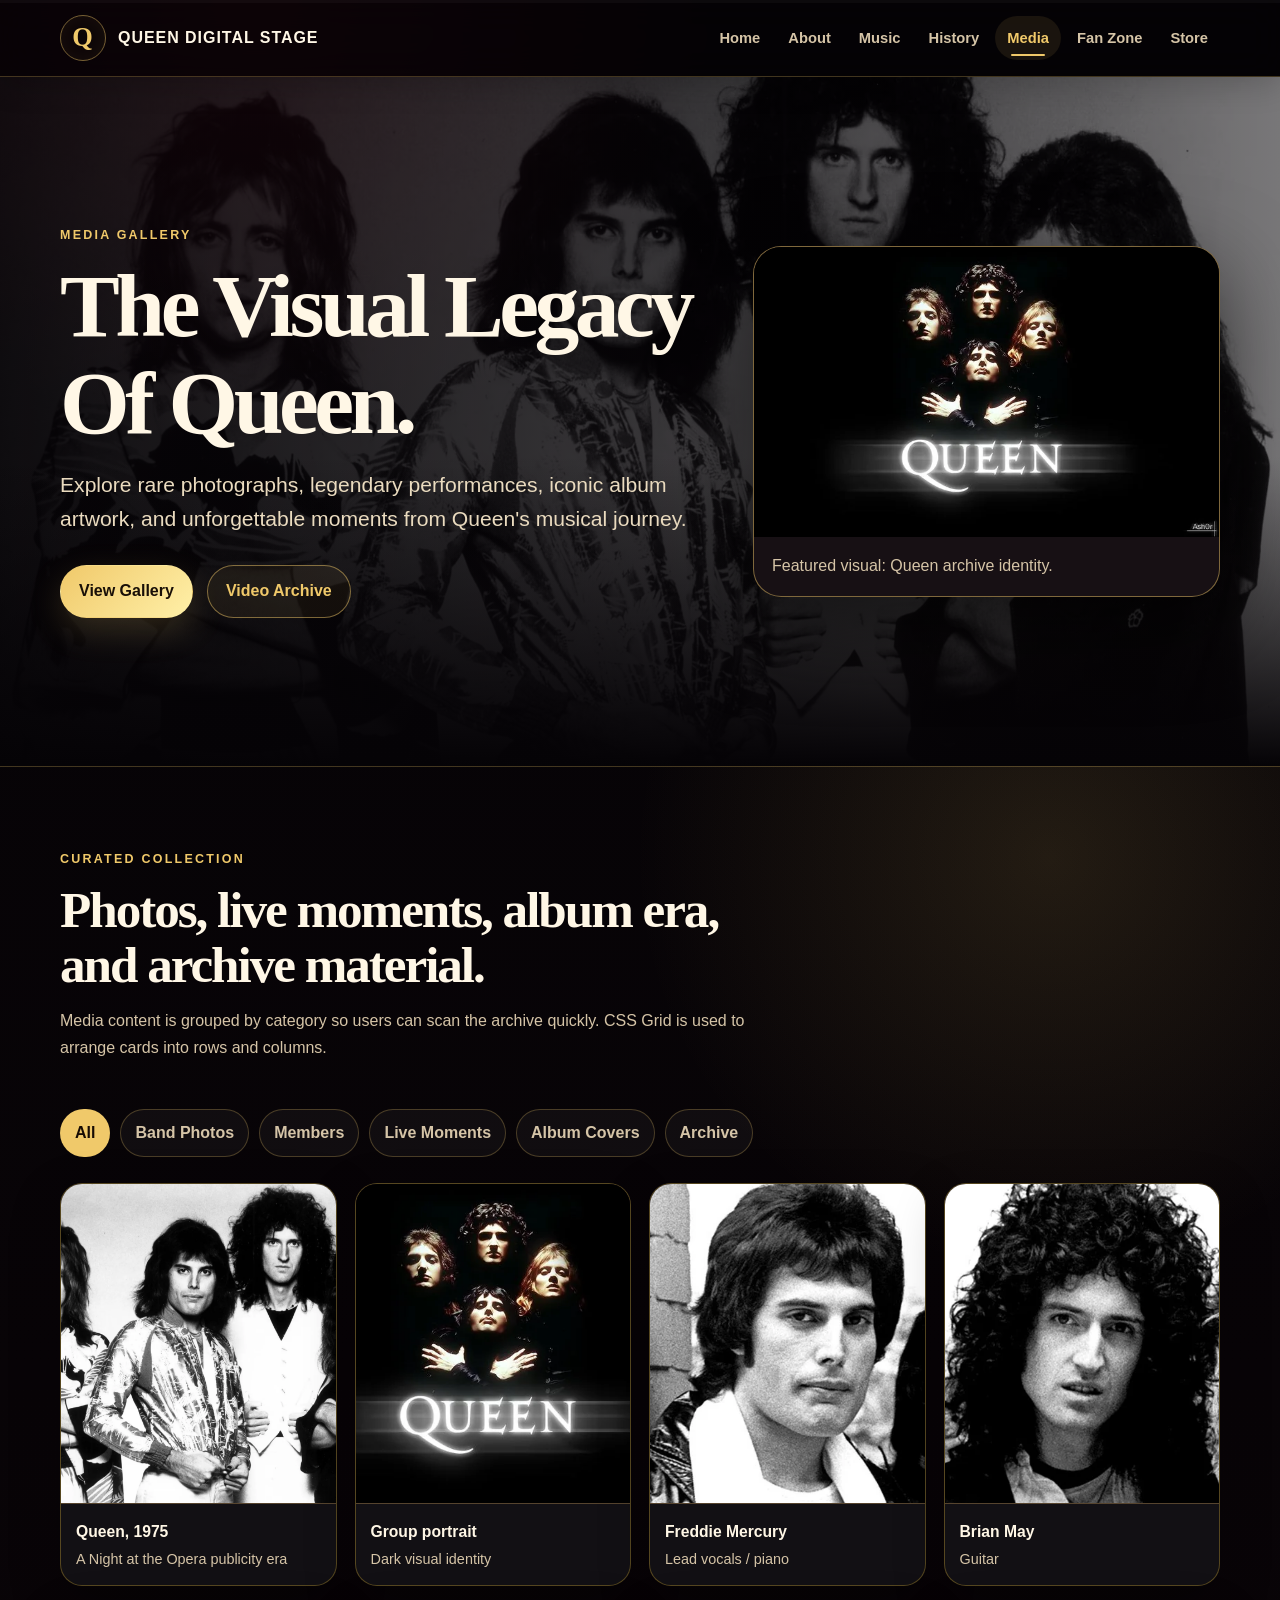
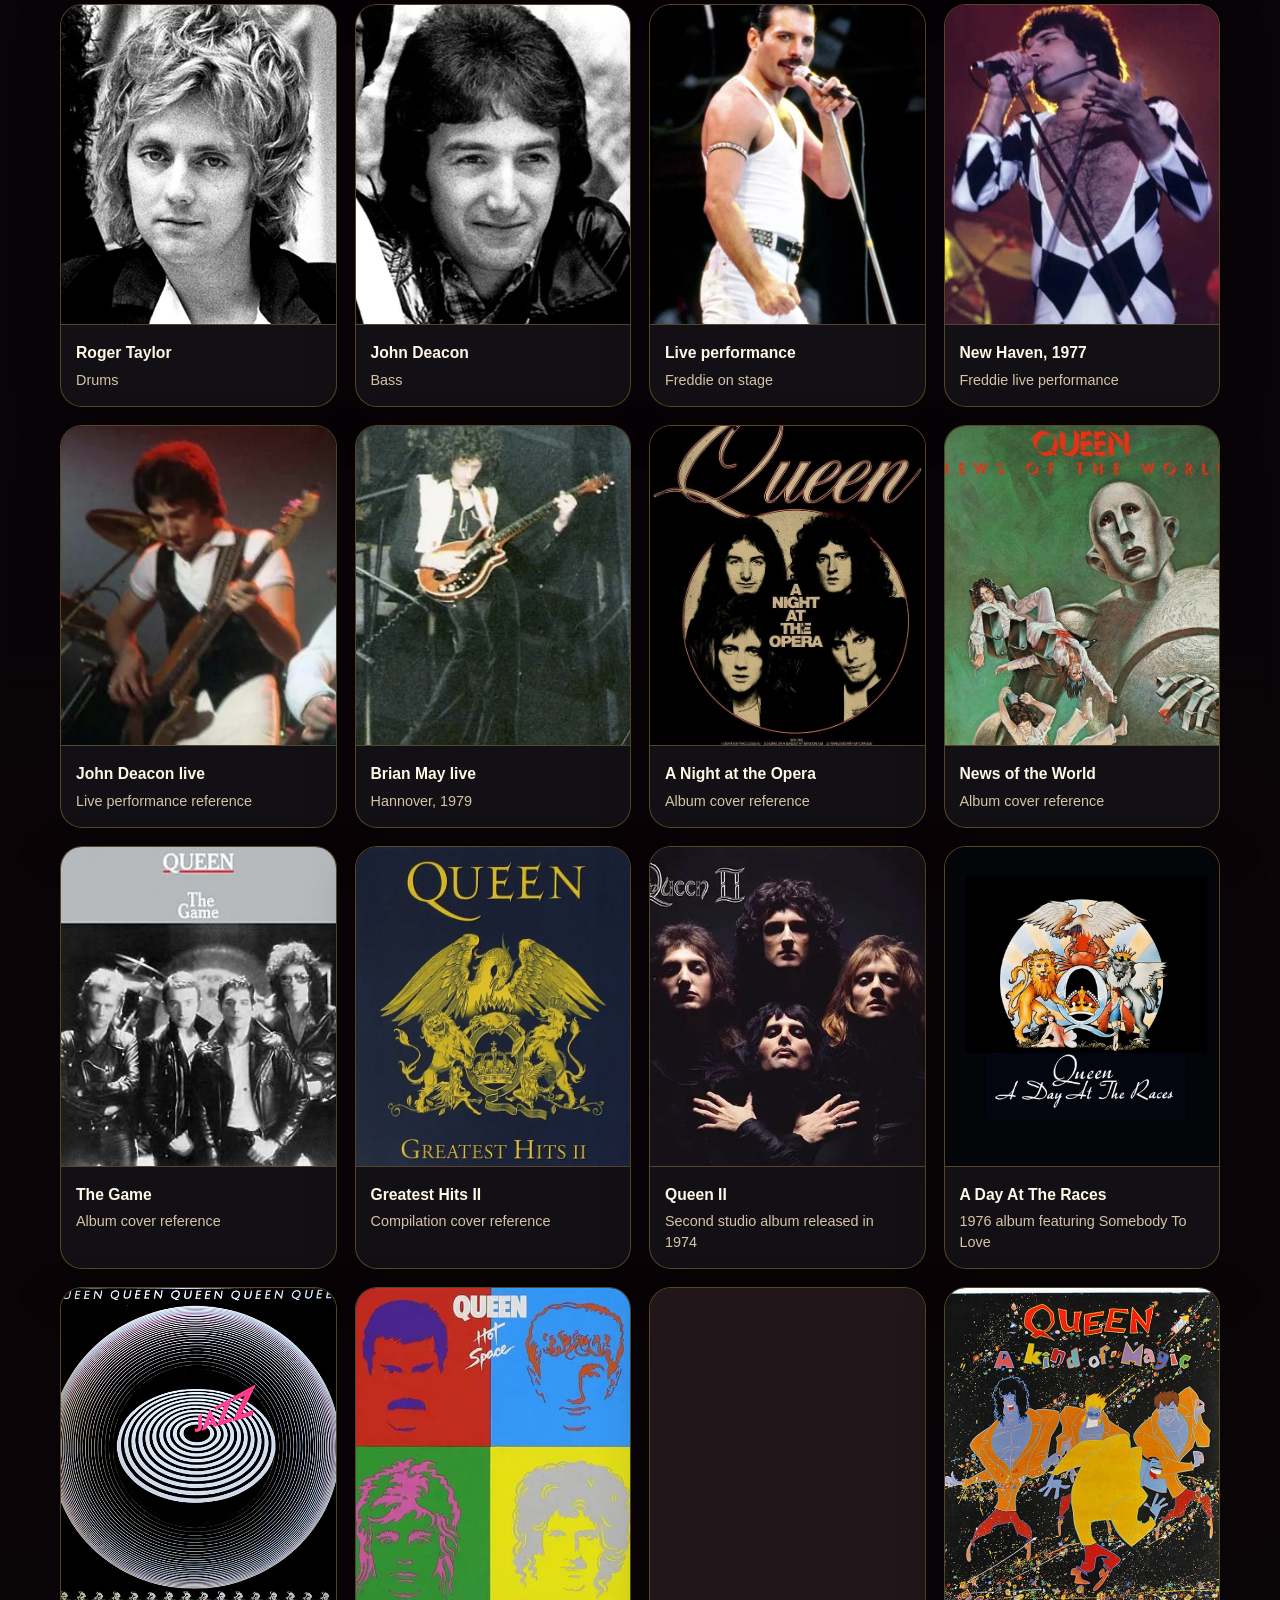
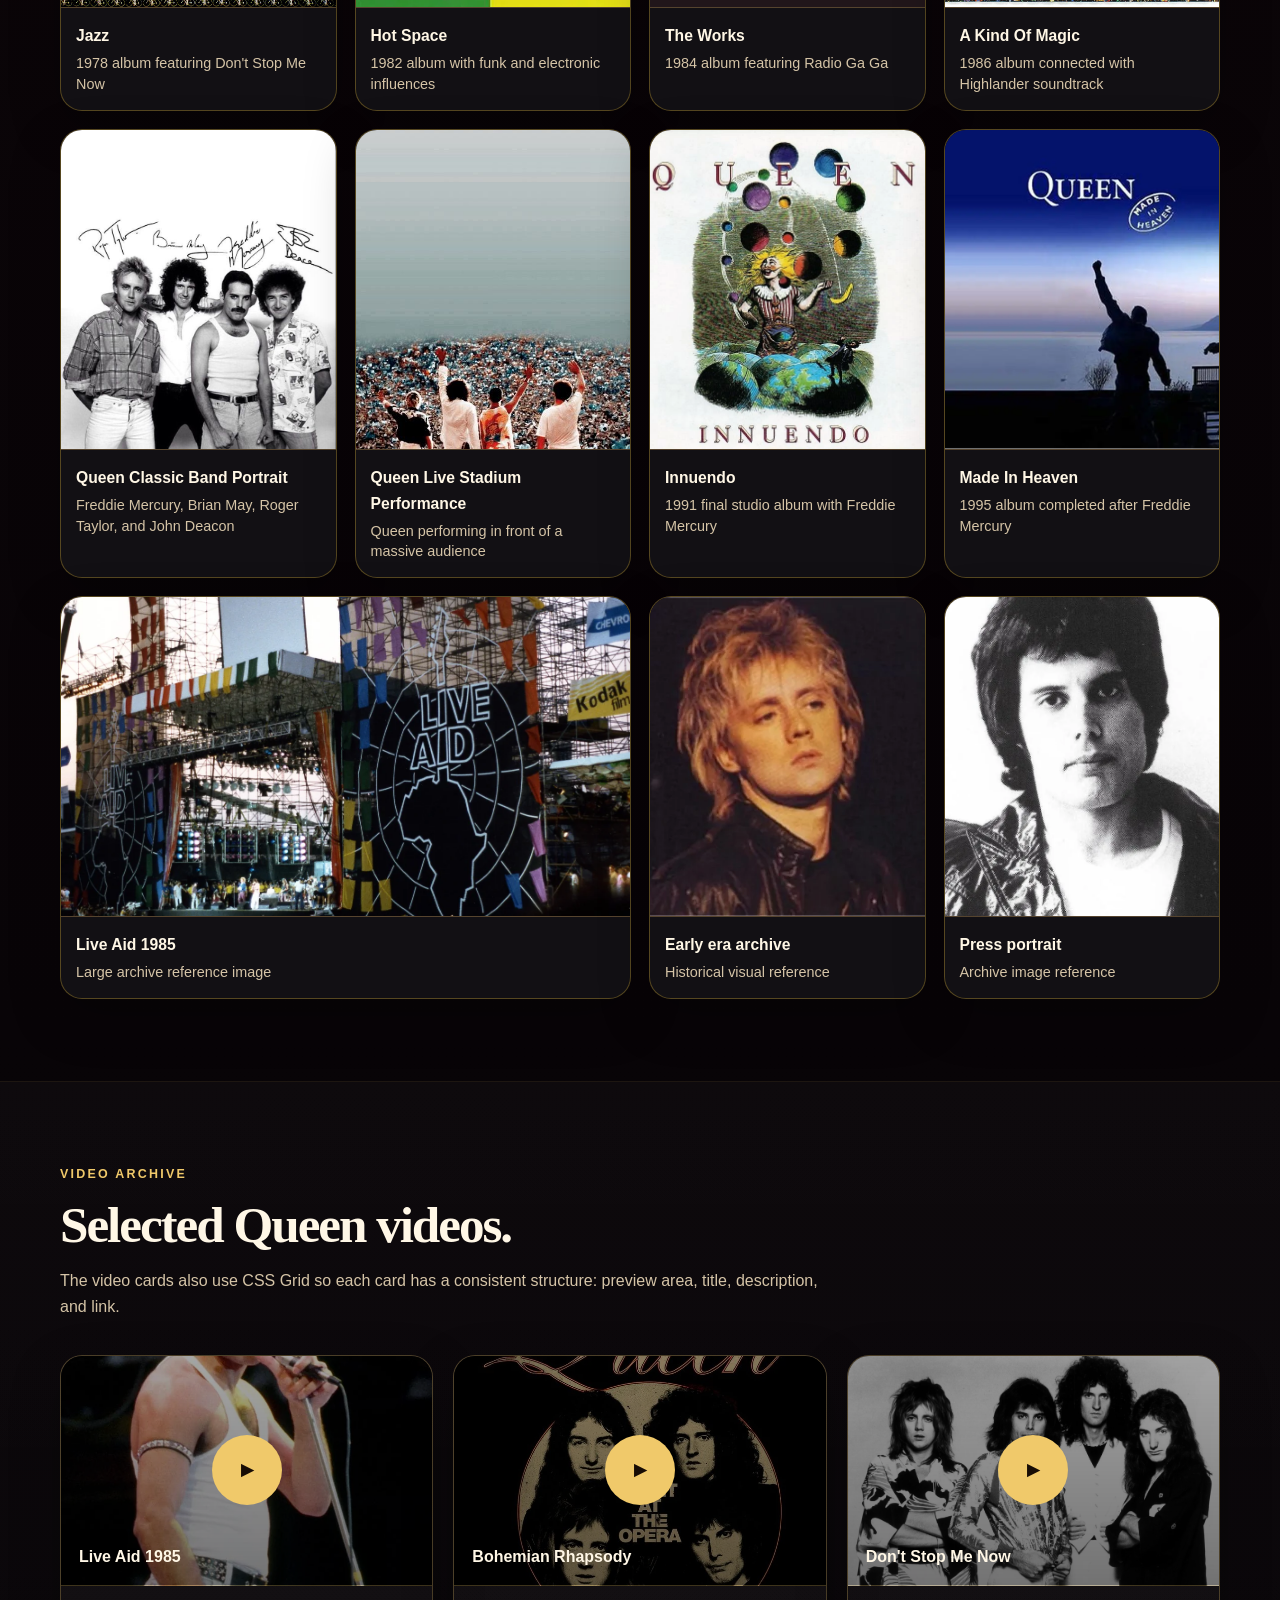
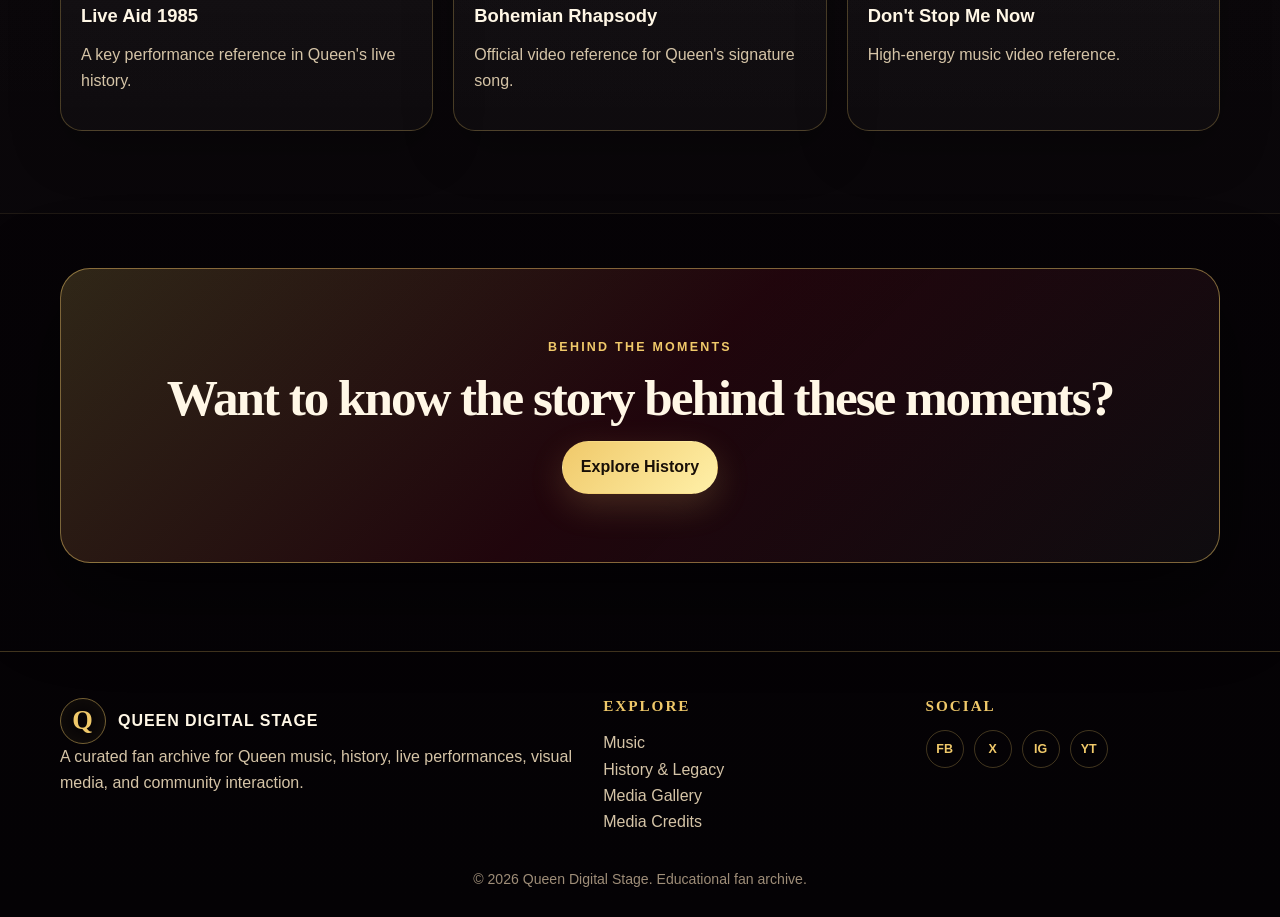
<file: gallery.html>
<!DOCTYPE html>

<html lang="en">
<head>
<meta charset="utf-8"/>
<meta content="width=device-width, initial-scale=1.0" name="viewport"/>
<link href="assets/images/favicon.svg" rel="icon" type="image/svg+xml"/>
<title>Media Gallery | Queen Digital Stage</title>
<meta content="Queen media gallery with photos, album covers, archive images, and YouTube references." name="description"/>
<link href="assets/css/styles.css" rel="stylesheet"/>
</head>
<body class="page-gallery" data-page="gallery">
<a class="skip-link" href="#main-content">Skip to content</a>
<header class="site-header">
<div class="container nav-wrap">
<a aria-label="Queen Digital Stage Home" class="brand" href="index.html"><span class="brand-mark">Q</span><span>Queen Digital Stage</span></a>
<button aria-expanded="false" aria-label="Open navigation" class="nav-toggle" type="button">☰</button>
<nav aria-label="Main navigation" class="site-nav">
<a class="" href="index.html">Home</a>
<a class="" href="about.html">About</a>
<a class="" href="music.html">Music</a>
<a class="" href="history.html">History</a>
<a aria-current="page" class="active" href="gallery.html">Media</a>
<a class="" href="fan-zone.html">Fan Zone</a>
<a class="" href="store.html">Store</a>
</nav>
</div>
</header>
<main id="main-content">
<section class="hero gallery-hero">
<div class="container hero-grid">
<div class="hero-copy">
<p class="eyebrow">Media Gallery</p>
<h1>
The Visual Legacy Of Queen.
</h1>

<p class="lead">
Explore rare photographs, legendary performances, iconic album artwork, and unforgettable moments from Queen's musical journey.
</p>
<div class="button-row">
<a class="btn btn-primary" href="#gallery">View Gallery</a>
<a class="btn btn-secondary" href="#videos">Video Archive</a>
</div>
</div>
<figure class="hero-card">
<img alt="Queen visual archive cover" decoding="async" src="assets/images/hero-queen-logo.webp"/>
<figcaption>Featured visual: Queen archive identity.</figcaption>
</figure>
</div>
</section>
<section class="section" id="gallery">
<div class="container">
<div class="section-grid">
<div>
<p class="eyebrow">Curated Collection</p>
<h2>Photos, live moments, album era, and archive material.</h2>
<p>Media content is grouped by category so users can scan the archive quickly. CSS Grid is used to arrange cards into rows and columns.</p>
</div>
</div>
<div aria-label="Gallery filters" class="gallery-toolbar" role="group">
<button class="filter-btn active" data-filter="all" type="button">All</button>
<button class="filter-btn" data-filter="band" type="button">Band Photos</button>
<button class="filter-btn" data-filter="member" type="button">Members</button>
<button class="filter-btn" data-filter="live" type="button">Live Moments</button>
<button class="filter-btn" data-filter="album" type="button">Album Covers</button>
<button class="filter-btn" data-filter="archive" type="button">Archive</button>
</div>
<div class="gallery-grid">
<figure class="gallery-card" data-category="band">
<img class="lightbox-img" alt="Queen group publicity photo" decoding="async" loading="lazy" src="assets/images/queen-1975-elektra-publicity.webp"/>
<figcaption><strong>Queen, 1975</strong><span>A Night at the Opera publicity era</span></figcaption>
</figure>
<figure class="gallery-card" data-category="member">
<img class="lightbox-img" alt="Queen dark group visual" decoding="async" loading="lazy" src="assets/images/hero-queen-logo.webp"/>
<figcaption><strong>Group portrait</strong><span>Dark visual identity</span></figcaption>
</figure>
<figure class="gallery-card tall" data-category="member">
<img class="lightbox-img" alt="Freddie Mercury portrait" decoding="async" loading="lazy" src="assets/images/member-freddie.webp"/>
<figcaption><strong>Freddie Mercury</strong><span>Lead vocals / piano</span></figcaption>
</figure>
<figure class="gallery-card tall" data-category="member">
<img class="lightbox-img" alt="Brian May portrait" decoding="async" loading="lazy" src="assets/images/member-brian.webp"/>
<figcaption><strong>Brian May</strong><span>Guitar</span></figcaption>
</figure>
<figure class="gallery-card tall" data-category="member">
<img class="lightbox-img" alt="Roger Taylor portrait" decoding="async" loading="lazy" src="assets/images/member-roger.webp"/>
<figcaption><strong>Roger Taylor</strong><span>Drums</span></figcaption>
</figure>
<figure class="gallery-card tall" data-category="member">
<img class="lightbox-img" alt="John Deacon portrait" decoding="async" loading="lazy" src="assets/images/member-john.webp"/>
<figcaption><strong>John Deacon</strong><span>Bass</span></figcaption>
</figure>
<figure class="gallery-card tall" data-category="live">
<img class="lightbox-img" alt="Freddie Mercury live performance" decoding="async" loading="lazy" src="assets/images/performance-freddie-live.webp"/>
<figcaption><strong>Live performance</strong><span>Freddie on stage</span></figcaption>
</figure>
<figure class="gallery-card tall" data-category="live">
<img class="lightbox-img" alt="Freddie Mercury performing in 1977" decoding="async" loading="lazy" src="assets/images/freddie-nov1977-live.webp"/>
<figcaption><strong>New Haven, 1977</strong><span>Freddie live performance</span></figcaption>
</figure>
<figure class="gallery-card tall" data-category="live">
<img class="lightbox-img" alt="John Deacon performing live" decoding="async" loading="lazy" src="assets/images/john-deacon-1977-live.webp"/>
<figcaption><strong>John Deacon live</strong><span>Live performance reference</span></figcaption>
</figure>
<figure class="gallery-card tall" data-category="live">
<img class="lightbox-img" alt="Brian May live in Hannover 1979" decoding="async" loading="lazy" src="assets/images/brian-hannover-1979.webp"/>
<figcaption><strong>Brian May live</strong><span>Hannover, 1979</span></figcaption>
</figure>
<figure class="gallery-card" data-category="album">
<img class="lightbox-img" alt="A Night at the Opera album cover" decoding="async" loading="lazy" src="assets/images/album-night-at-the-opera.webp"/>
<figcaption><strong>A Night at the Opera</strong><span>Album cover reference</span></figcaption>
</figure>
<figure class="gallery-card" data-category="album">
<img class="lightbox-img" alt="News of the World album cover" decoding="async" loading="lazy" src="assets/images/album-news-of-the-world.webp"/>
<figcaption><strong>News of the World</strong><span>Album cover reference</span></figcaption>
</figure>
<figure class="gallery-card" data-category="album">
<img class="lightbox-img" alt="The Game album cover" decoding="async" loading="lazy" src="assets/images/album-the-game.webp"/>
<figcaption><strong>The Game</strong><span>Album cover reference</span></figcaption>
</figure>
<figure class="gallery-card" data-category="album">
<img class="lightbox-img" alt="Greatest Hits II album cover" decoding="async" loading="lazy" src="assets/images/album-greatest-hits-ii.webp"/>
<figcaption><strong>Greatest Hits II</strong><span>Compilation cover reference</span></figcaption>
</figure>
<figure class="gallery-card" data-category="album">
<img 
class="lightbox-img" 
alt="Queen II album cover"
decoding="async"
loading="lazy"
src="assets/images/albums/queen-ii.webp"/>
<figcaption>
<strong>Queen II</strong>
<span>Second studio album released in 1974</span>
</figcaption>
</figure>


<figure class="gallery-card" data-category="album">
<img 
class="lightbox-img" 
alt="A Day At The Races album cover"
decoding="async"
loading="lazy"
src="assets/images/albums/a-day-at-the-races.webp"/>
<figcaption>
<strong>A Day At The Races</strong>
<span>1976 album featuring Somebody To Love</span>
</figcaption>
</figure>


<figure class="gallery-card" data-category="album">
<img 
class="lightbox-img" 
alt="Jazz album cover"
decoding="async"
loading="lazy"
src="assets/images/albums/jazz.jpg"/>
<figcaption>
<strong>Jazz</strong>
<span>1978 album featuring Don't Stop Me Now</span>
</figcaption>
</figure>


<figure class="gallery-card" data-category="album">
<img 
class="lightbox-img" 
alt="Hot Space album cover"
decoding="async"
loading="lazy"
src="assets/images/albums/hot-space.webp"/>
<figcaption>
<strong>Hot Space</strong>
<span>1982 album with funk and electronic influences</span>
</figcaption>
</figure>


<figure class="gallery-card" data-category="album">
<img 
class="lightbox-img" 
alt="The Works album cover"
decoding="async"
loading="lazy"
src="assets/images/albums/the-works.jpg"/>
<figcaption>
<strong>The Works</strong>
<span>1984 album featuring Radio Ga Ga</span>
</figcaption>
</figure>


<figure class="gallery-card" data-category="album">
<img 
class="lightbox-img" 
alt="A Kind Of Magic album cover"
decoding="async"
loading="lazy"
src="assets/images/albums/a-kind-of-magic.jpg"/>
<figcaption>
<strong>A Kind Of Magic</strong>
<span>1986 album connected with Highlander soundtrack</span>
</figcaption>
</figure>

<figure class="gallery-card" data-category="band">
<img 
class="lightbox-img" 
alt="Queen classic band portrait"
decoding="async"
loading="lazy"
src="assets/images/queen-classic-band-portrait.jpg"/>
<figcaption>
<strong>Queen Classic Band Portrait</strong>
<span>Freddie Mercury, Brian May, Roger Taylor, and John Deacon</span>
</figcaption>
</figure>

<figure class="gallery-card" data-category="live">
<img 
class="lightbox-img" 
alt="Queen live stadium performance"
decoding="async"
loading="lazy"
src="assets/images/queen-live-stadium-performance.jpg"/>
<figcaption>
<strong>Queen Live Stadium Performance</strong>
<span>Queen performing in front of a massive audience</span>
</figcaption>
</figure>

<figure class="gallery-card" data-category="album">
<img 
class="lightbox-img" 
alt="Innuendo album cover"
decoding="async"
loading="lazy"
src="assets/images/albums/innuendo.webp"/>
<figcaption>
<strong>Innuendo</strong>
<span>1991 final studio album with Freddie Mercury</span>
</figcaption>
</figure>


<figure class="gallery-card" data-category="album">
<img 
class="lightbox-img" 
alt="Made In Heaven album cover"
decoding="async"
loading="lazy"
src="assets/images/albums/made-in-heaven.webp"/>
<figcaption>
<strong>Made In Heaven</strong>
<span>1995 album completed after Freddie Mercury</span>
</figcaption>
</figure>
<figure class="gallery-card wide" data-category="archive">
<img class="lightbox-img" alt="Live Aid stage reference" decoding="async" loading="lazy" src="assets/images/live-aid-jfk.webp"/>
<figcaption><strong>Live Aid 1985</strong><span>Large archive reference image</span></figcaption>
</figure>
<figure class="gallery-card" data-category="archive">
<img class="lightbox-img" alt="Early Queen archive image" decoding="async" loading="lazy" src="assets/images/early-era-archive-extra.webp"/>
<figcaption><strong>Early era archive</strong><span>Historical visual reference</span></figcaption>
</figure>
<figure class="gallery-card tall" data-category="archive">
<img class="lightbox-img" alt="Freddie Mercury press image" decoding="async" loading="lazy" src="assets/images/freddie-press-extra.webp"/>
<figcaption><strong>Press portrait</strong><span>Archive image reference</span></figcaption>
</figure>
</div>
</div>
</section>
<section class="section alt" id="videos">
<div class="container">
<div class="section-heading">
<p class="eyebrow">Video Archive</p>
<h2>Selected Queen videos.</h2>
<p>The video cards also use CSS Grid so each card has a consistent structure: preview area, title, description, and link.</p>
</div>
<div class="video-grid">
<article class="video-card">
<a aria-label="Open Live Aid 1985 on YouTube" class="video-preview js-video-link" data-youtube-id="frdBb9Slu1A" data-youtube-title="Open Live Aid 1985 on YouTube" href="https://www.youtube.com/watch?v=frdBb9Slu1A" rel="noopener" style="--video-bg:url('../images/performance-freddie-live.webp')" target="_blank">
<span class="play-button">▶</span>
<span class="video-label">Live Aid 1985</span>
</a>
<div class="video-body">
<h3>Live Aid 1985</h3>
<p>A key performance reference in Queen's live history.</p>
</div>
</article>
<article class="video-card">
<a aria-label="Open Bohemian Rhapsody official video on YouTube" class="video-preview js-video-link" data-youtube-id="fJ9rUzIMcZQ" data-youtube-title="Open Bohemian Rhapsody official video on YouTube" href="https://www.youtube.com/watch?v=fJ9rUzIMcZQ" rel="noopener" style="--video-bg:url('../images/album-night-at-the-opera.webp')" target="_blank">
<span class="play-button">▶</span>
<span class="video-label">Bohemian Rhapsody</span>
</a>
<div class="video-body">
<h3>Bohemian Rhapsody</h3>
<p>Official video reference for Queen's signature song.</p>
</div>
</article>
<article class="video-card">
<a aria-label="Open Don't Stop Me Now on YouTube" class="video-preview js-video-link" data-youtube-id="HgzGwKwLmgM" data-youtube-title="Open Don't Stop Me Now on YouTube" href="https://www.youtube.com/watch?v=HgzGwKwLmgM" rel="noopener" style="--video-bg:url('../images/queen-1975-elektra-publicity.webp')" target="_blank">
<span class="play-button">▶</span>
<span class="video-label">Don't Stop Me Now</span>
</a>
<div class="video-body">
<h3>Don't Stop Me Now</h3>
<p>High-energy music video reference.</p>
</div>
</article>
</div>
</div>
</section>
<section class="final-cta">
<div class="container cta-panel">
<p class="eyebrow">Behind The Moments</p>
<h2>Want to know the story behind these moments?</h2>
<a class="btn btn-primary" href="history.html">Explore History</a>
</div>
</section>
</main>
<footer class="site-footer">
<div class="container footer-grid">
<div>
<a class="brand" href="index.html"><span class="brand-mark">Q</span><span>Queen Digital Stage</span></a>
<p>A curated fan archive for Queen music, history, live performances, visual media, and community interaction.</p>
</div>
<div>
<h2>Explore</h2>
<ul class="footer-links">
<li><a href="music.html">Music</a></li>
<li><a href="history.html">History &amp; Legacy</a></li>
<li><a href="gallery.html">Media Gallery</a></li>
<li><a href="credits.html">Media Credits</a></li>
</ul>
</div>
<div>
<h2>Social</h2>
<ul aria-label="Social links" class="social-links">
<li><a aria-label="Facebook" href="#">FB</a></li>
<li><a aria-label="Twitter" href="#">X</a></li>
<li><a aria-label="Instagram" href="#">IG</a></li>
<li><a aria-label="YouTube" href="#">YT</a></li>
</ul>
</div>
</div>
<p class="copyright">© 2026 Queen Digital Stage. Educational fan archive.</p>
</footer>
<!-- Image Lightbox -->
<div class="lightbox" id="imageLightbox">

    <button class="lightbox-close" aria-label="Close image preview" type="button">
        ×
    </button>

    <img 
        id="lightboxImage"
        src="assets/images/queen-group-classic.webp"
        alt="Queen archive image"
    >

    <div class="lightbox-caption" id="lightboxCaption"></div>

</div>
<script src="assets/js/main.js"></script>
</body>
</html>
</file>
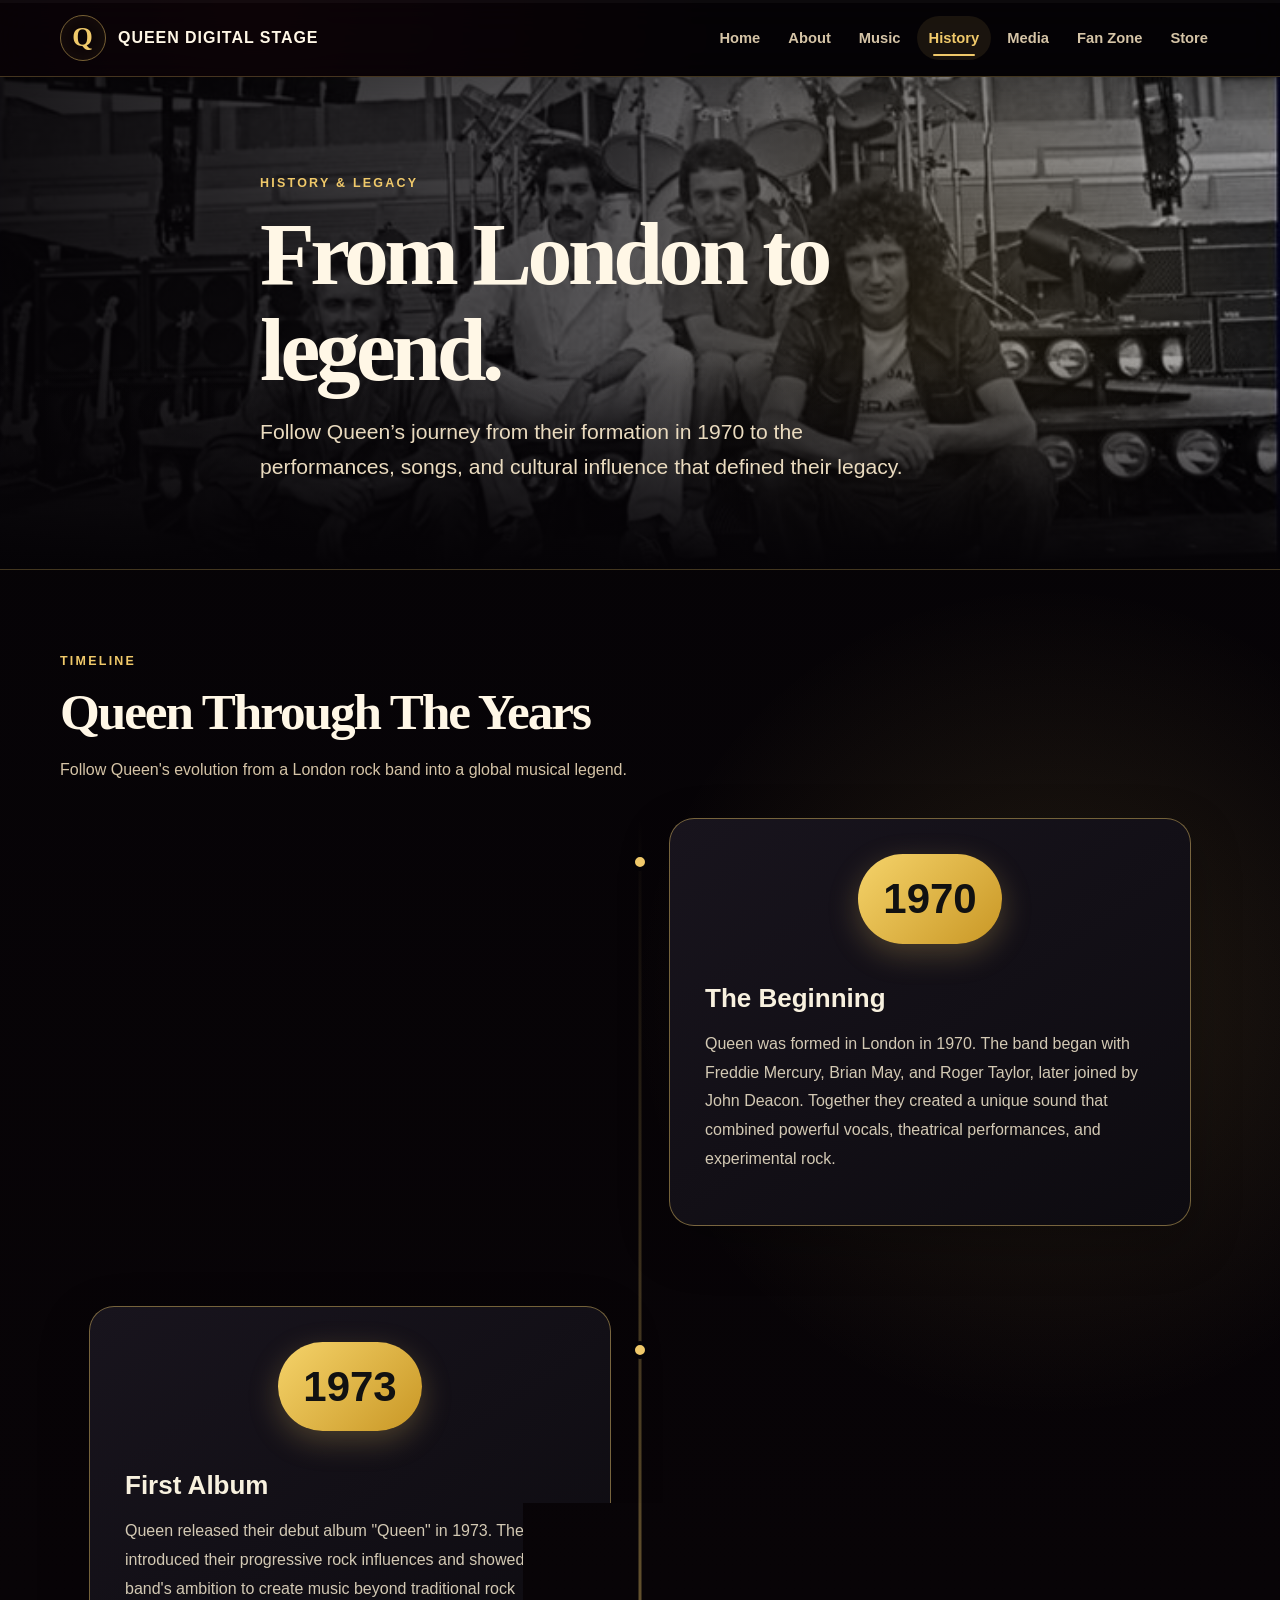
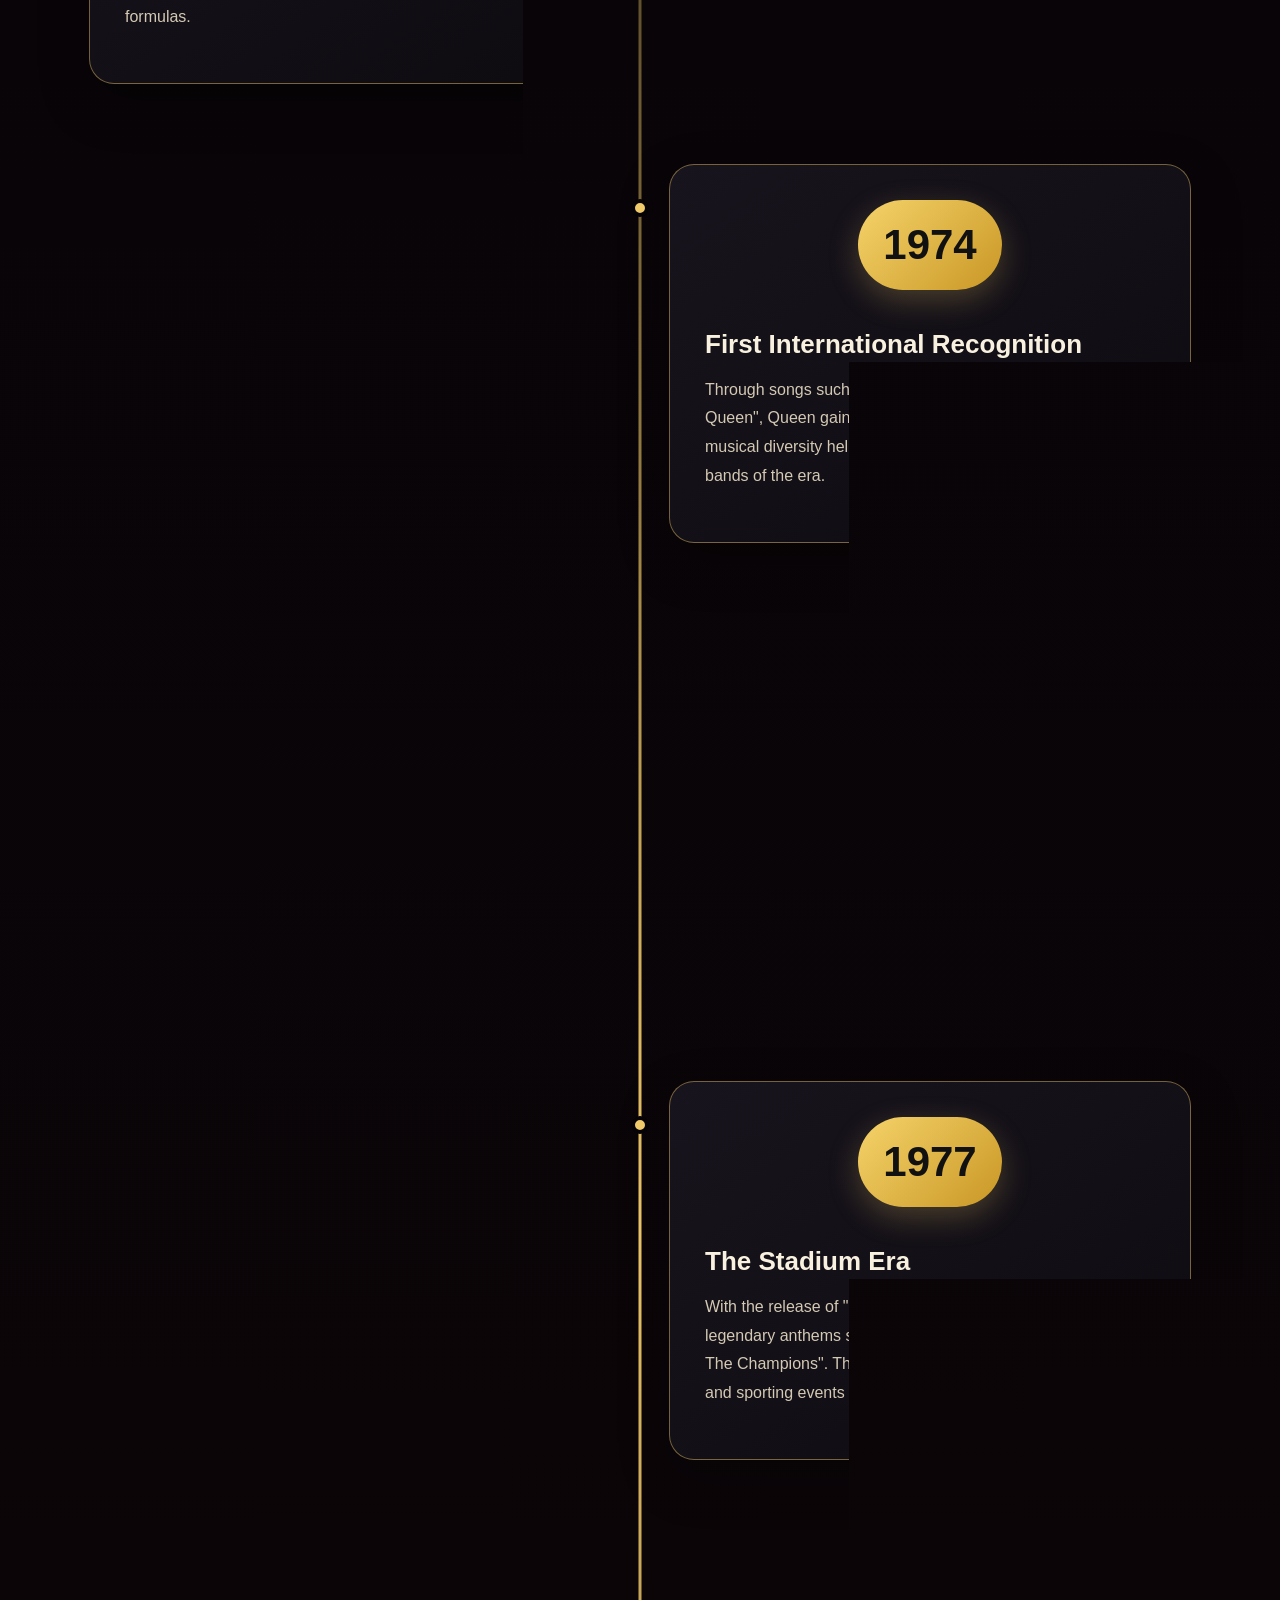
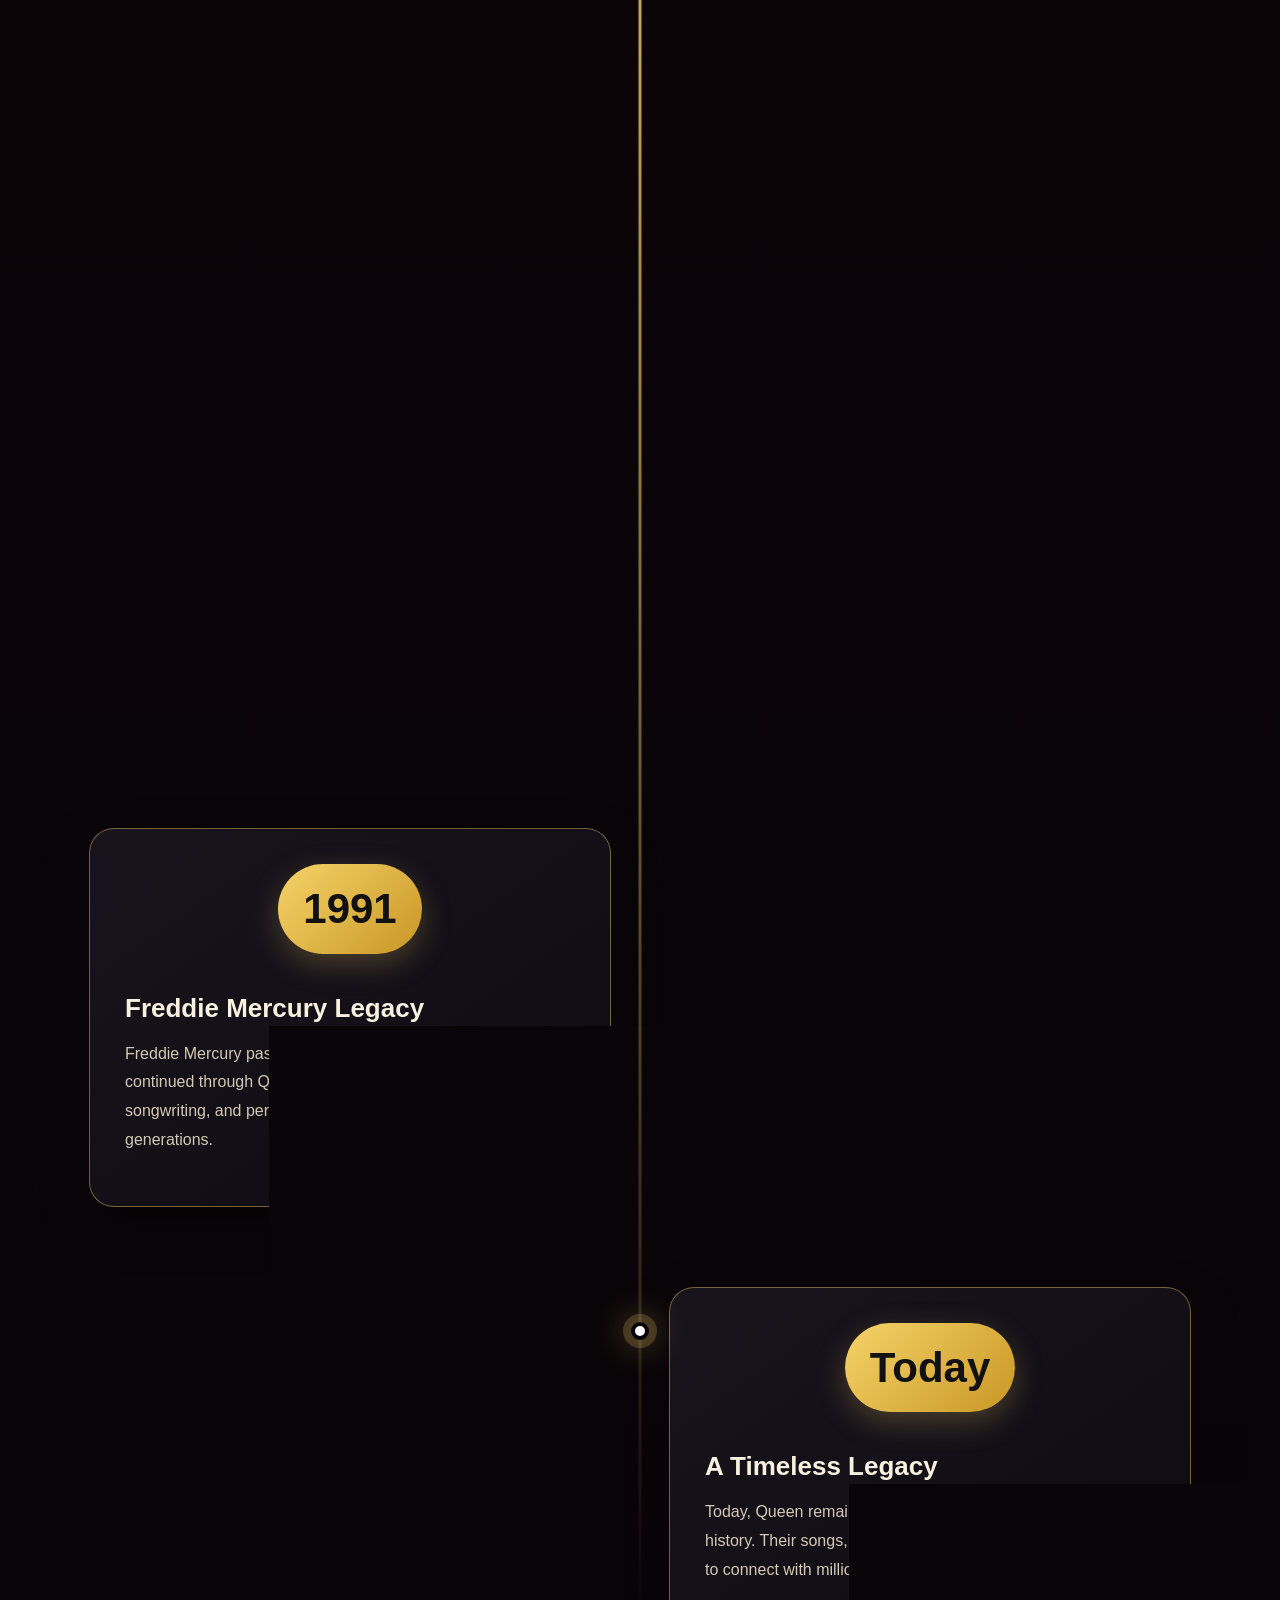
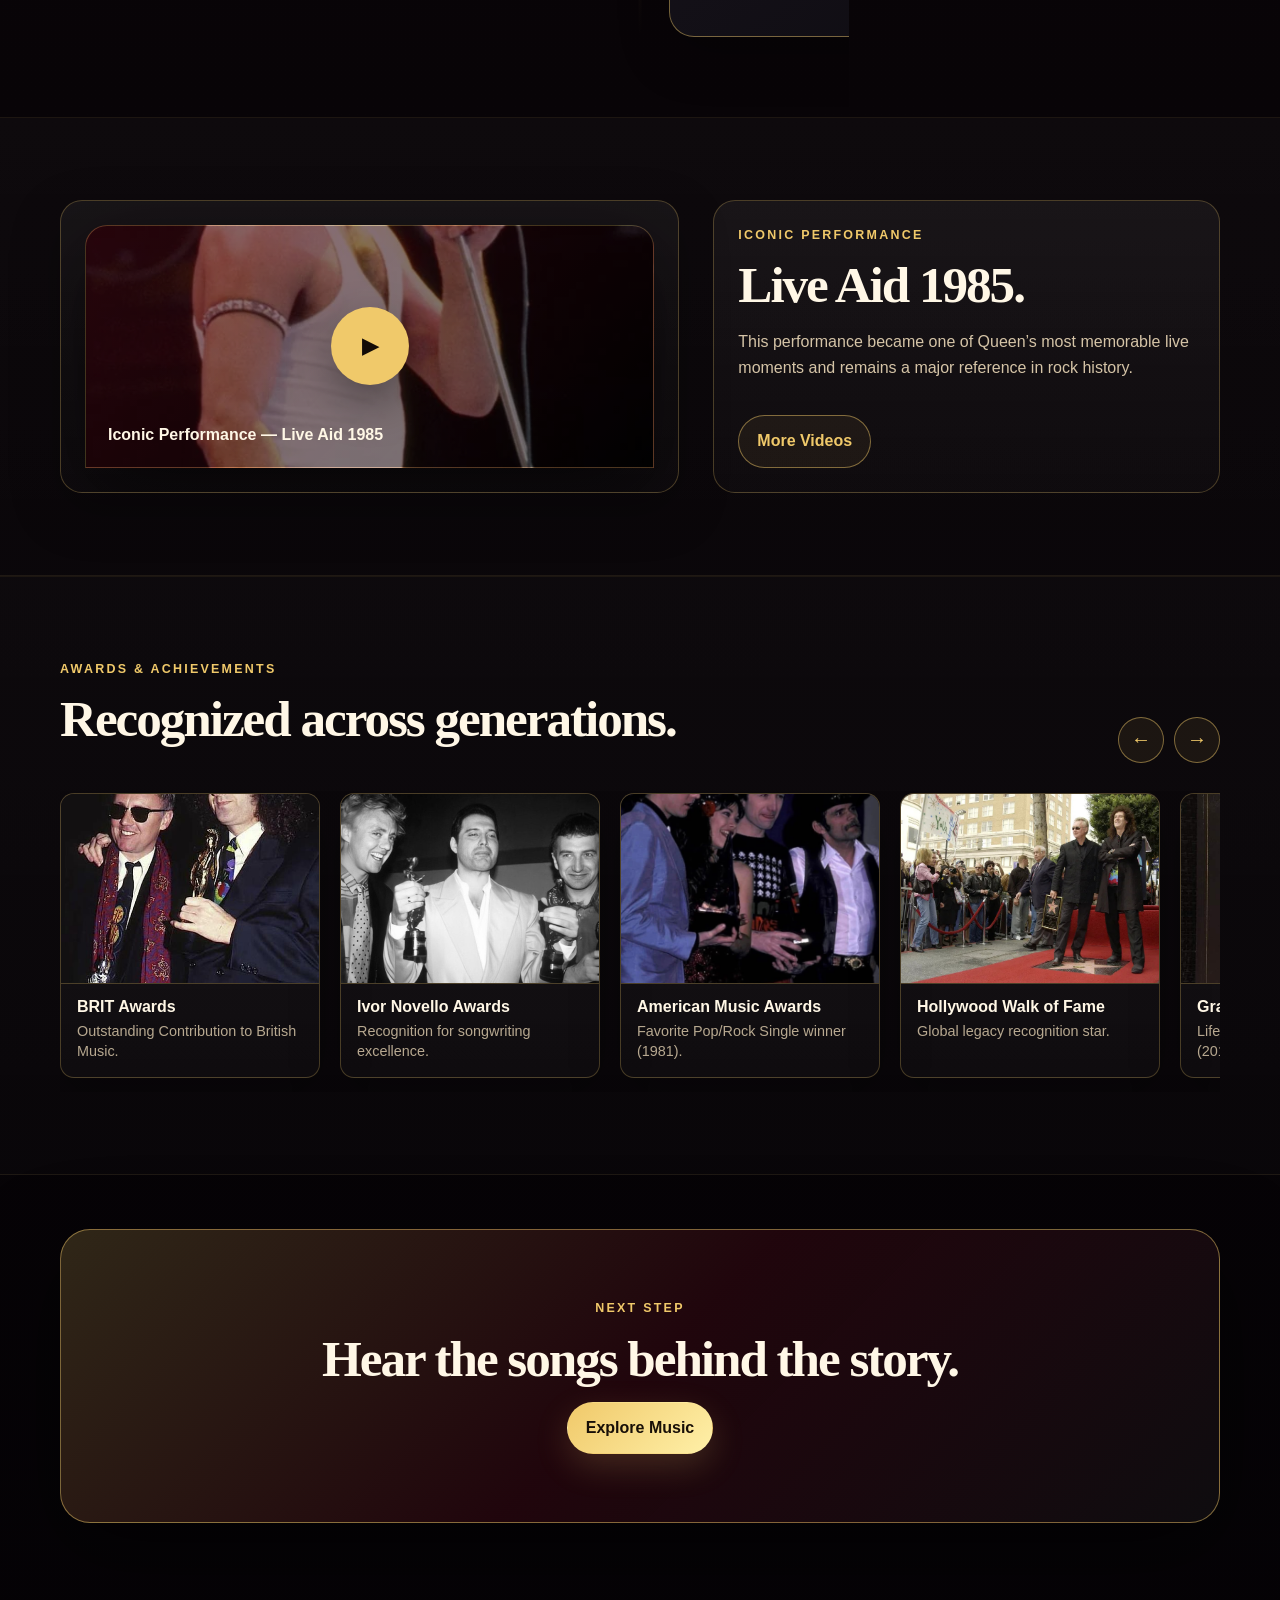
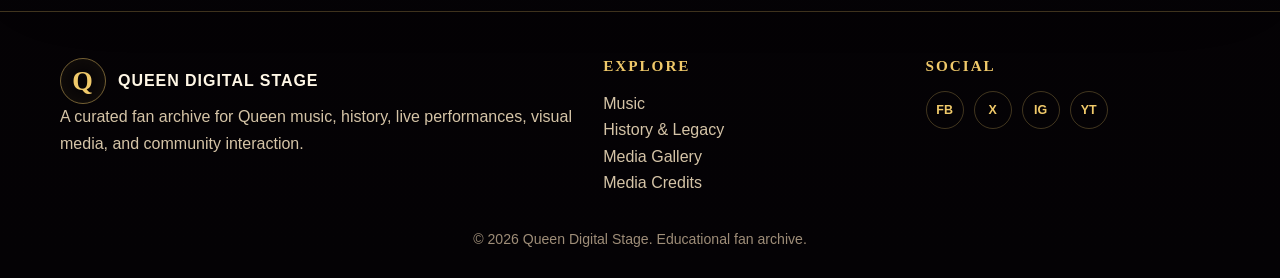
<file: history.html>
<!DOCTYPE html>

<html lang="en">
<head>
<meta charset="utf-8"/>
<meta content="width=device-width, initial-scale=1.0" name="viewport"/>
<link href="assets/images/favicon.svg" rel="icon" type="image/svg+xml"/>
<title>History | Queen Digital Stage</title>
<meta content="History and legacy page with timeline and Live Aid video." name="description"/>
<link href="assets/css/styles.css" rel="stylesheet"/>
</head>
<body class="page-history" data-page="history">
<a class="skip-link" href="#main-content">Skip to content</a>
<header class="site-header">
<div class="container nav-wrap">
<a aria-label="Queen Digital Stage Home" class="brand" href="index.html"><span class="brand-mark">Q</span><span>Queen Digital Stage</span></a>
<button aria-expanded="false" aria-label="Open navigation" class="nav-toggle" type="button">☰</button>
<nav aria-label="Main navigation" class="site-nav">
<a class="" href="index.html">Home</a>
<a class="" href="about.html">About</a>
<a class="" href="music.html">Music</a>
<a aria-current="page" class="active" href="history.html">History</a>
<a class="" href="gallery.html">Media</a>
<a class="" href="fan-zone.html">Fan Zone</a>
<a class="" href="store.html">Store</a>
</nav>
</div>
</header>
<main class="history-page" id="main-content">
<section class="page-hero history-hero">
<div class="container"><p class="eyebrow">History &amp; Legacy</p><h1>From London to legend.</h1><p class="lead">Follow Queen’s journey from their formation in 1970 to the performances, songs, and cultural influence that defined their legacy.</p></div>
</section>
<section class="section history-timeline">

<div class="container">

<div class="section-heading">

<p class="eyebrow">
Timeline
</p>

<h2>
Queen Through The Years
</h2>

<p>
Follow Queen's evolution from a London rock band into a global musical legend.
</p>

</div>


<div class="timeline-wrapper">


<div class="timeline-line"></div>


<article class="timeline-item">

<div class="timeline-dot"></div>

<div class="timeline-card">

<span class="timeline-year">
1970
</span>

<h3>
The Beginning
</h3>

<p>
Queen was formed in London in 1970. 
The band began with Freddie Mercury, Brian May, and Roger Taylor, later joined by John Deacon. 
Together they created a unique sound that combined powerful vocals, theatrical performances, and experimental rock.
</p>

</div>

</article>




<article class="timeline-item">

<div class="timeline-dot"></div>

<div class="timeline-card">

<span class="timeline-year">
1973
</span>

<h3>
First Album
</h3>

<p>
Queen released their debut album "Queen" in 1973. 
The album introduced their progressive rock influences and showed the band's ambition to create music beyond traditional rock formulas.
</p>

</div>

</article>




<article class="timeline-item">

<div class="timeline-dot"></div>

<div class="timeline-card">

<span class="timeline-year">
1974
</span>

<h3>
First International Recognition
</h3>

<p>
Through songs such as "Seven Seas Of Rhye" and "Killer Queen", Queen gained worldwide attention. 
Their creativity and musical diversity helped them stand apart from other rock bands of the era.
</p>

</div>

</article>




<article class="timeline-item">

<div class="timeline-dot"></div>

<div class="timeline-card">

<span class="timeline-year">
1975
</span>

<h3>
Bohemian Rhapsody
</h3>

<p>
Queen reached global fame with "Bohemian Rhapsody" from the album "A Night At The Opera". 
The song combined rock, opera, and ballad elements, becoming one of the most influential songs in music history.
</p>

</div>

</article>




<article class="timeline-item">

<div class="timeline-dot"></div>

<div class="timeline-card">

<span class="timeline-year">
1977
</span>

<h3>
The Stadium Era
</h3>

<p>
With the release of "News Of The World", Queen created legendary anthems such as "We Will Rock You" and "We Are The Champions". 
These songs became symbols of celebration and sporting events worldwide.
</p>

</div>

</article>




<article class="timeline-item">

<div class="timeline-dot"></div>

<div class="timeline-card">

<span class="timeline-year">
1985
</span>

<h3>
Live Aid Performance
</h3>

<p>
Queen delivered one of the greatest live performances in music history at Live Aid in Wembley Stadium. 
Freddie Mercury's connection with the audience became an unforgettable cultural moment.
</p>

</div>

</article>




<article class="timeline-item">

<div class="timeline-dot"></div>

<div class="timeline-card">

<span class="timeline-year">
1986
</span>

<h3>
The Magic Tour
</h3>

<p>
The Magic Tour became Queen's final major concert tour with Freddie Mercury. 
The Wembley Stadium performances remain among the band's most iconic live shows.
</p>

</div>

</article>




<article class="timeline-item">

<div class="timeline-dot"></div>

<div class="timeline-card">

<span class="timeline-year">
1991
</span>

<h3>
Freddie Mercury Legacy
</h3>

<p>
Freddie Mercury passed away in 1991, but his influence continued through Queen's timeless music. 
His voice, songwriting, and performances remain an inspiration for generations.
</p>

</div>

</article>




<article class="timeline-item">

<div class="timeline-dot"></div>

<div class="timeline-card">

<span class="timeline-year">
Today
</span>

<h3>
A Timeless Legacy
</h3>

<p>
Today, Queen remains one of the most influential bands in history. 
Their songs, performances, and artistic vision continue to connect with millions of fans around the world.
</p>

</div>

</article>


</div>

</div>

</section>
<section class="section alt">
<div class="container two-col wide-left">
<article class="video-card"><a aria-label="Open Queen Live Aid 1985 on YouTube" class="video-shell video-link js-video-link" data-youtube-id="frdBb9Slu1A" data-youtube-title="Open Queen Live Aid 1985 on YouTube" href="https://www.youtube.com/watch?v=frdBb9Slu1A" rel="noopener" style="--video-bg:url('../images/performance-freddie-live.webp')" target="_blank"><span aria-hidden="true" class="play-video">▶</span><span class="video-label">Iconic Performance — Live Aid 1985</span></a></article>
<div><p class="eyebrow">Iconic Performance</p><h2>Live Aid 1985.</h2><p>This performance became one of Queen’s most memorable live moments and remains a major reference in rock history.</p><a class="btn btn-secondary" href="gallery.html#videos">More Videos</a></div>
</div>
</section>
<section class="section alt">
<div class="container">
<div class="awards-header">
<div class="section-heading">
<p class="eyebrow">Awards &amp; Achievements</p>
<h2>Recognized across generations.</h2>
</div>
<div class="slider-nav">
<button aria-label="Previous awards" class="nav-btn award-scroll-btn" data-awards-direction="-1" type="button">←</button>
<button aria-label="Next awards" class="nav-btn award-scroll-btn" data-awards-direction="1" type="button">→</button>
</div>
</div>
<div class="awards-wrapper" id="awardsWrapper">
<div class="award-card">
<img alt="BRIT Awards" decoding="async" loading="lazy" src="assets/images/brit-awards.jpg"/>
<h3>BRIT Awards</h3>
<p>Outstanding Contribution to British Music.</p>
</div>
<div class="award-card">
<img alt="Ivor Novello Awards" decoding="async" loading="lazy" src="assets/images/ivor-novello.jpg"/>
<h3>Ivor Novello Awards</h3>
<p>Recognition for songwriting excellence.</p>
</div>
<div class="award-card">
<img alt="American Music Awards" decoding="async" loading="lazy" src="assets/images/american-music-awards.jpg"/>
<h3>American Music Awards</h3>
<p>Favorite Pop/Rock Single winner (1981).</p>
</div>
<div class="award-card">
<img alt="Hollywood Walk of Fame" decoding="async" loading="lazy" src="assets/images/hollywood-walk-fame.jpg"/>
<h3>Hollywood Walk of Fame</h3>
<p>Global legacy recognition star.</p>
</div>
<div class="award-card">
<img alt="Grammy Awards" decoding="async" loading="lazy" src="assets/images/grammy-awards.jpg"/>
<h3>Grammy Awards</h3>
<p>Lifetime Achievement Award (2018).</p>
</div>
<div class="award-card">
<img alt="BRIT Billion Award" decoding="async" loading="lazy" src="assets/images/brit-billion.jpg"/>
<h3>BRIT Billion Award</h3>
<p>1 billion+ UK streams milestone.</p>
</div>
<div class="award-card">
<img alt="Polar Music Prize" decoding="async" loading="lazy" src="assets/images/polar-music-prize.jpg"/>
<h3>Polar Music Prize</h3>
<p>International music excellence award.</p>
</div>
<div class="award-card">
<img alt="UK Best-Selling Album" decoding="async" loading="lazy" src="assets/images/uk-best-selling-album.jpg"/>
<h3>UK Best-Selling Album</h3>
<p>Greatest Hits best-selling album in UK history.</p>
</div>
</div>
</div>
</section>
<section class="final-cta"><div class="container cta-panel"><p class="eyebrow">Next Step</p><h2>Hear the songs behind the story.</h2><a class="btn btn-primary" href="music.html">Explore Music</a></div></section>
</main>
<footer class="site-footer">
<div class="container footer-grid">
<div>
<a class="brand" href="index.html"><span class="brand-mark">Q</span><span>Queen Digital Stage</span></a>
<p>A curated fan archive for Queen music, history, live performances, visual media, and community interaction.</p>
</div>
<div>
<h2>Explore</h2>
<ul class="footer-links">
<li><a href="music.html">Music</a></li>
<li><a href="history.html">History &amp; Legacy</a></li>
<li><a href="gallery.html">Media Gallery</a></li>
<li><a href="credits.html">Media Credits</a></li>
</ul>
</div>
<div>
<h2>Social</h2>
<ul aria-label="Social links" class="social-links">
<li><a aria-label="Facebook" href="#">FB</a></li>
<li><a aria-label="Twitter" href="#">X</a></li>
<li><a aria-label="Instagram" href="#">IG</a></li>
<li><a aria-label="YouTube" href="#">YT</a></li>
</ul>
</div>
</div>
<p class="copyright">© 2026 Queen Digital Stage. Educational fan archive.</p>
</footer>
<script src="assets/js/main.js"></script>
<script src="assets/js/history.js"></script>

</body>
</html>
</file>
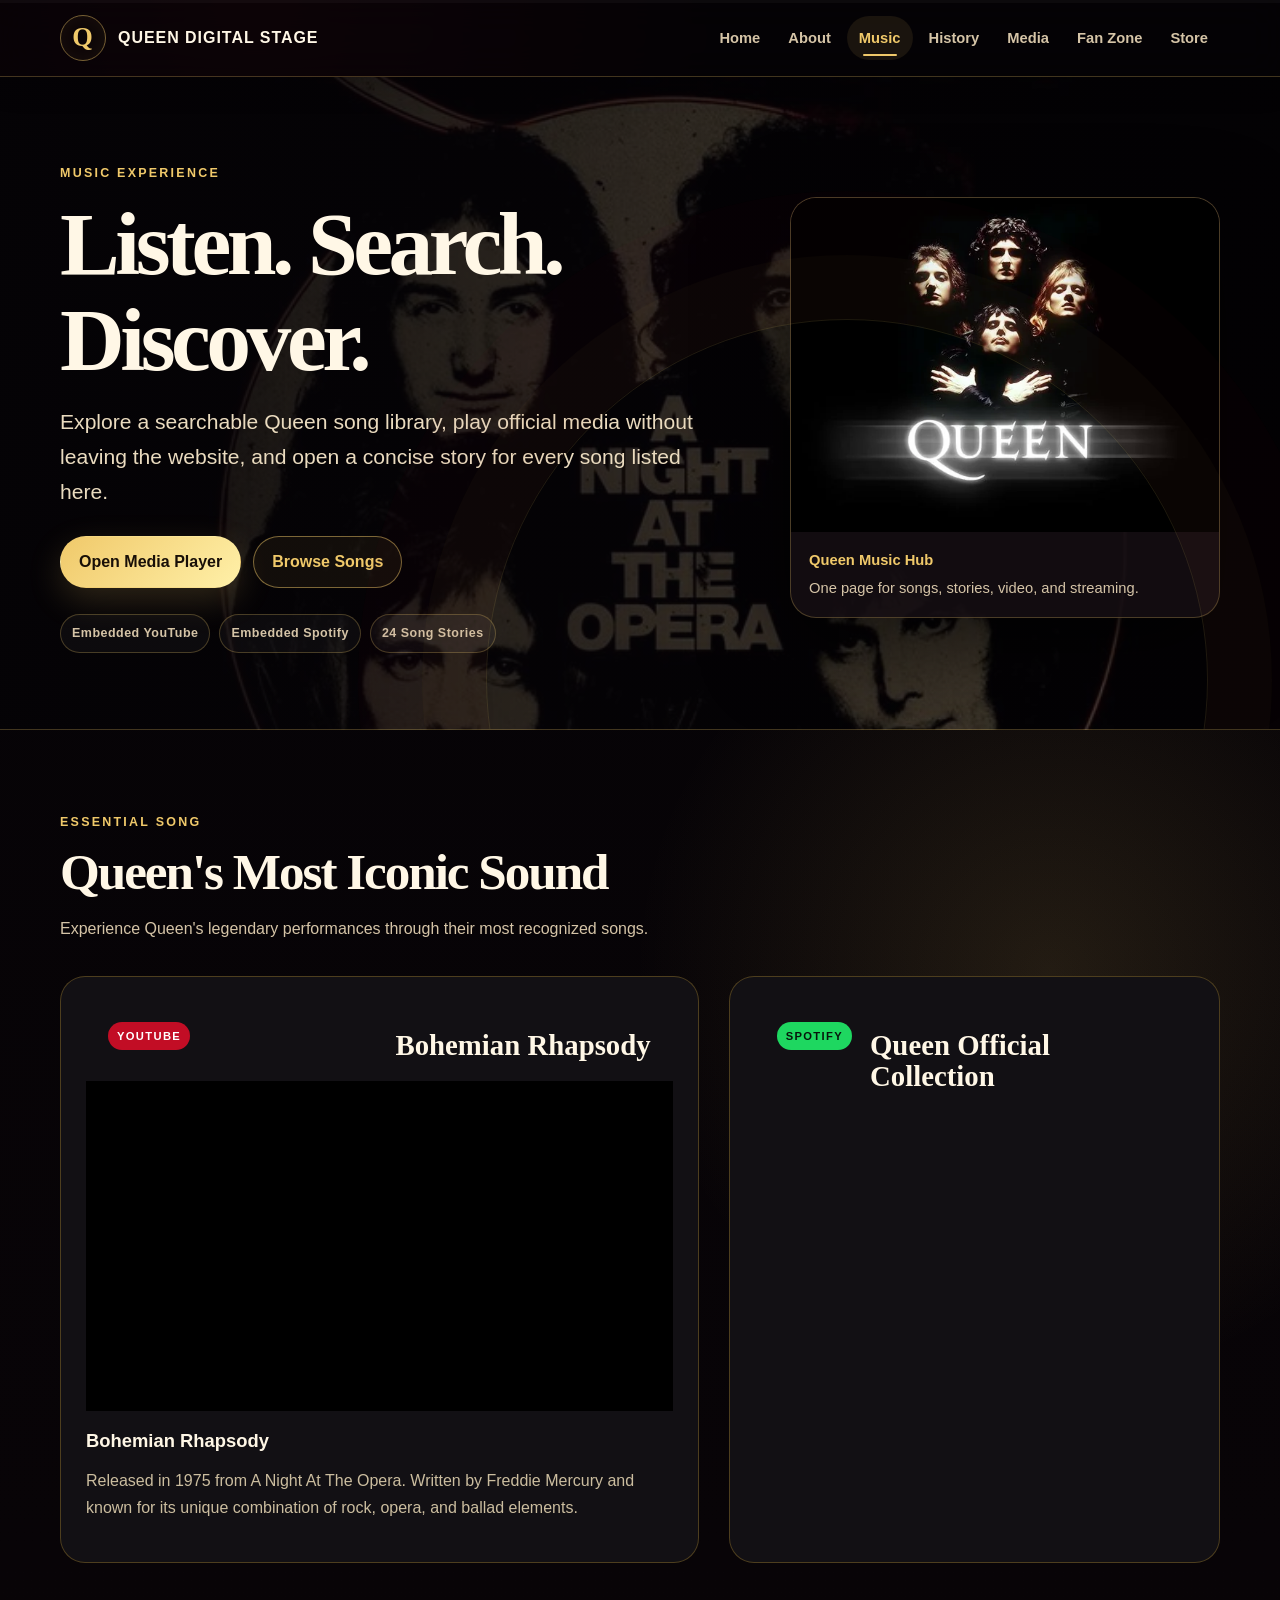
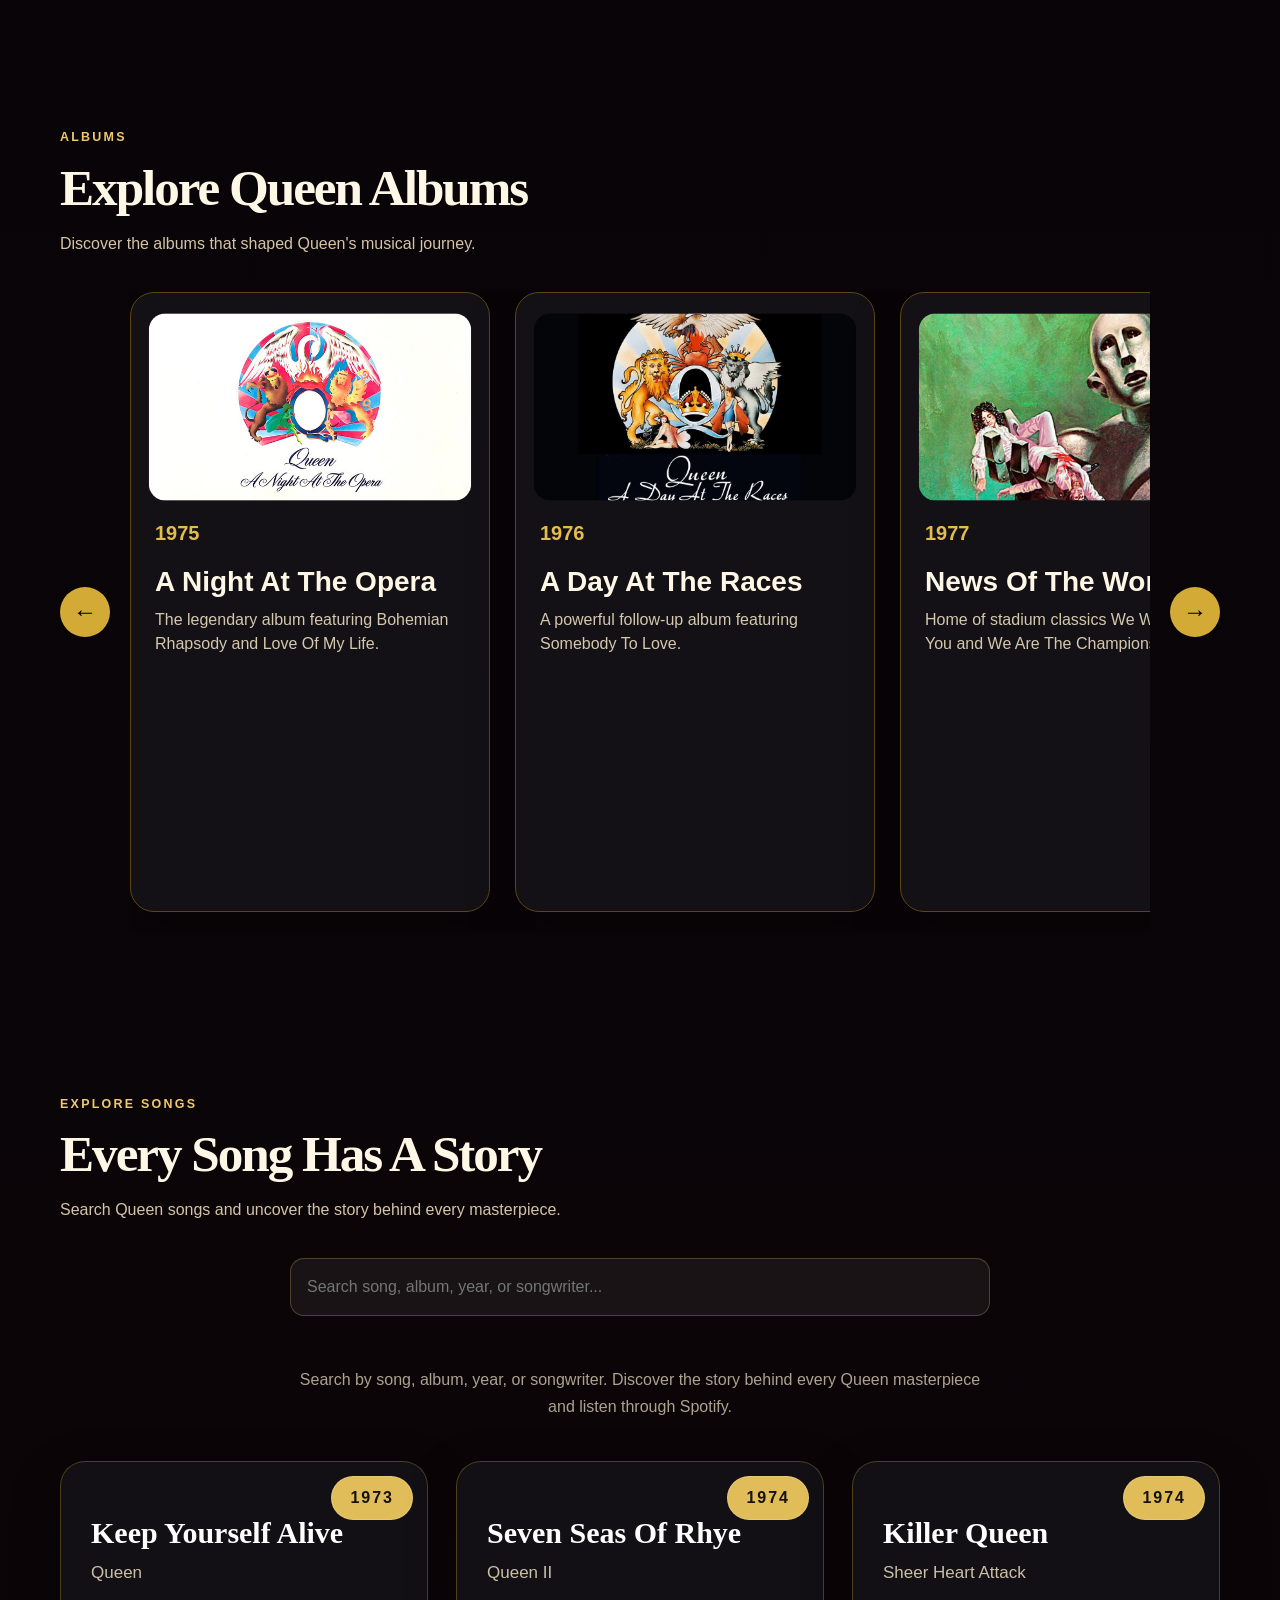
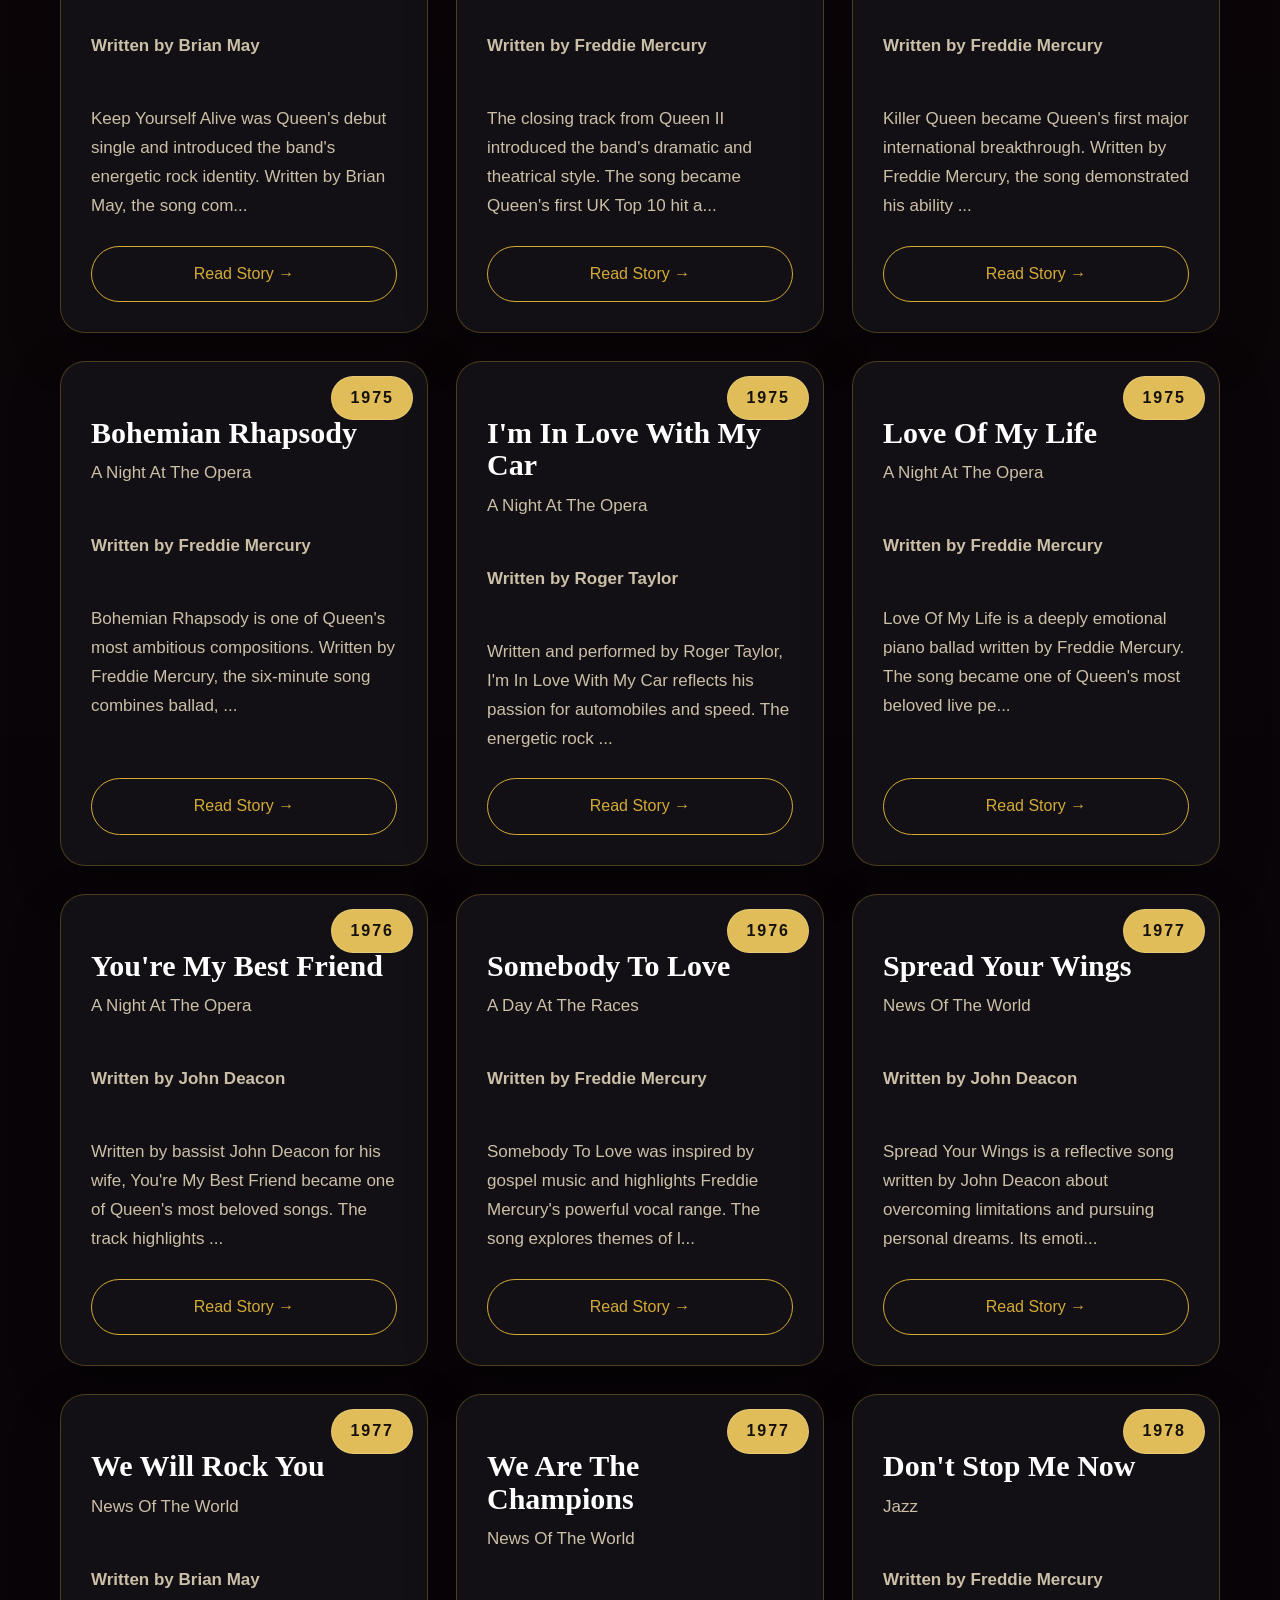
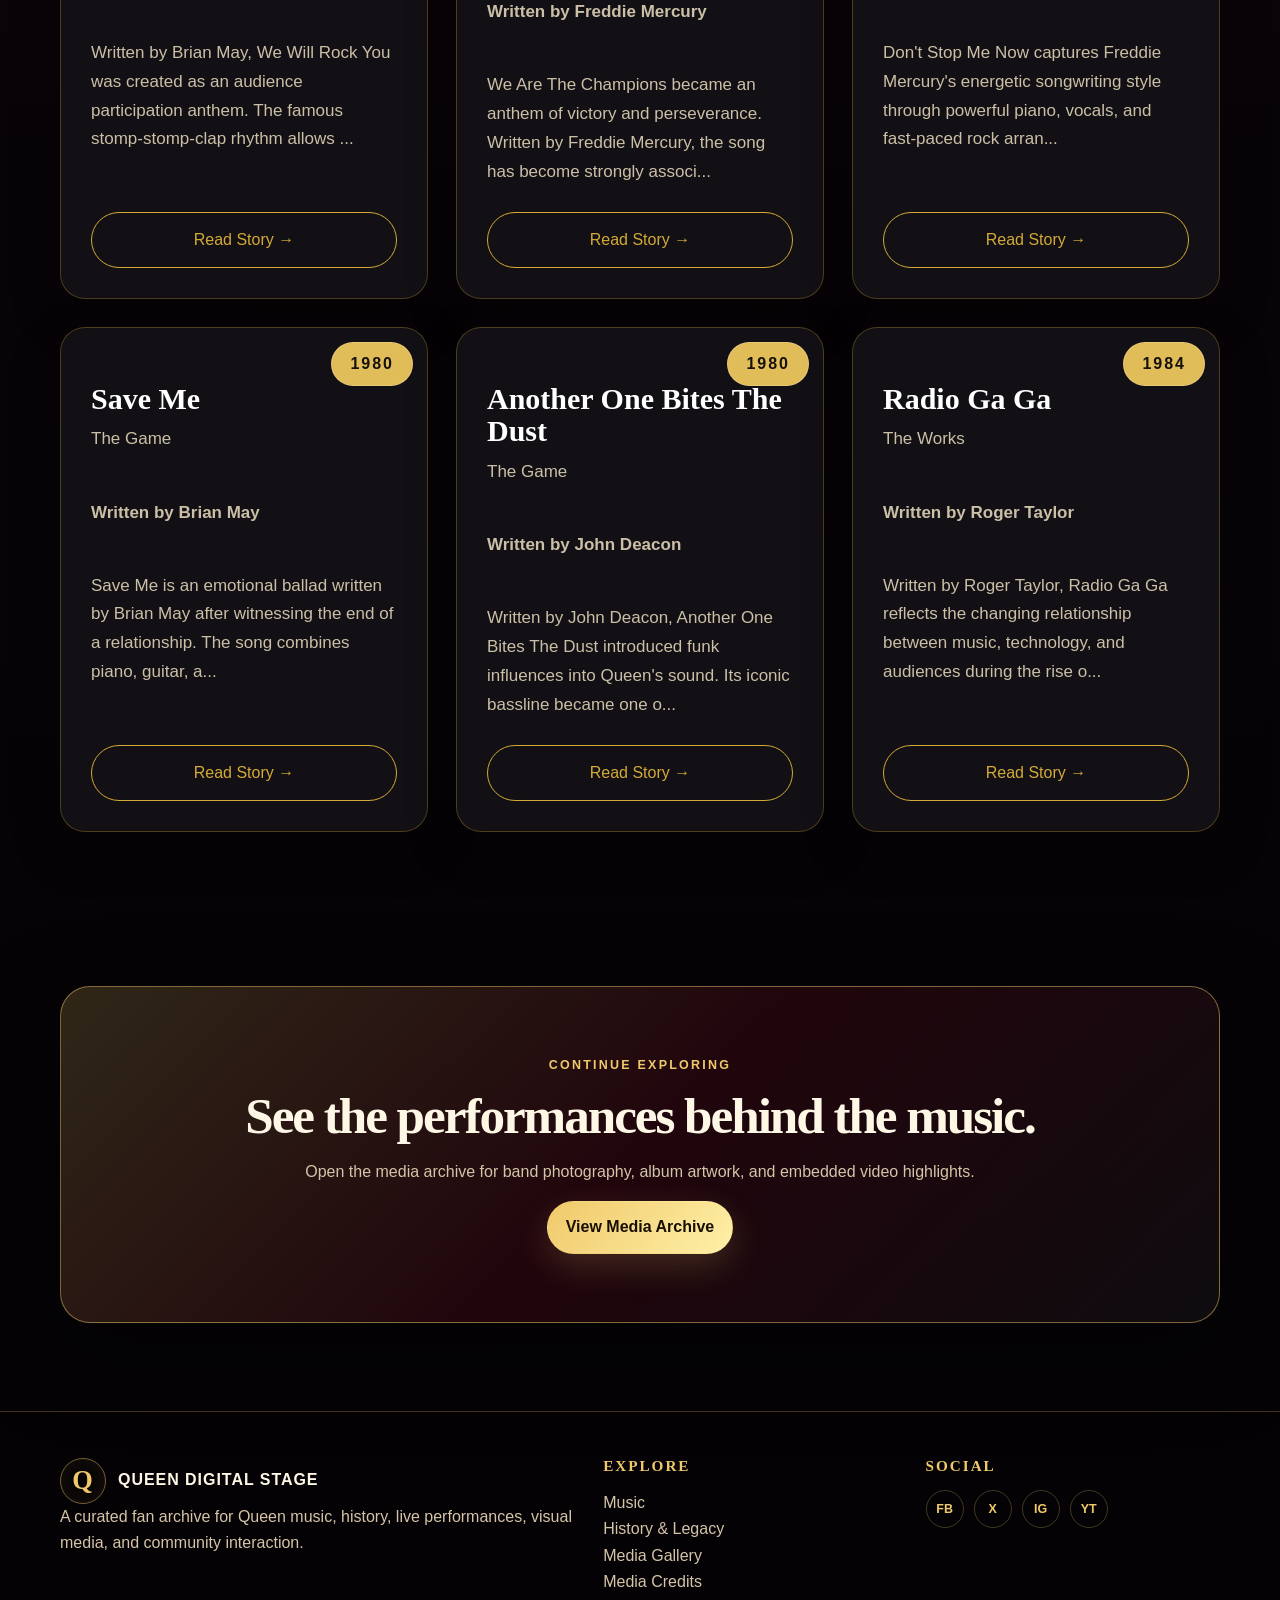
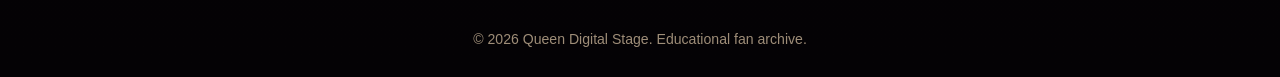
<file: music.html>
<!DOCTYPE html>

<html lang="en">
<head>
<meta charset="utf-8"/>
<meta content="width=device-width, initial-scale=1.0" name="viewport"/>
<link href="assets/images/favicon.svg" rel="icon" type="image/svg+xml"/>
<title>Music | Queen Digital Stage</title>
<meta content="Explore Queen songs, embedded YouTube and Spotify players, song stories, and a searchable lyrics directory." name="description"/>
<link href="assets/css/styles.css" rel="stylesheet"/>
</head>
<body class="page-music" data-page="music">
<a class="skip-link" href="#main-content">Skip to content</a>
<header class="site-header">
<div class="container nav-wrap">
<a aria-label="Queen Digital Stage Home" class="brand" href="index.html"><span class="brand-mark">Q</span><span>Queen Digital Stage</span></a>
<button aria-expanded="false" aria-label="Open navigation" class="nav-toggle" type="button"><span aria-hidden="true">☰</span></button>
<nav aria-label="Main navigation" class="site-nav">
<a href="index.html">Home</a>
<a href="about.html">About</a>
<a aria-current="page" class="active" href="music.html">Music</a>
<a href="history.html">History</a>
<a href="gallery.html">Media</a>
<a href="fan-zone.html">Fan Zone</a>
<a href="store.html">Store</a>
</nav>
</div>
</header>
<main id="main-content">
<section class="hero-section music-hero-enhanced">
<div class="container hero-layout">
<div class="hero-text">
<p class="eyebrow">Music Experience</p>
<h1>Listen. Search. Discover.</h1>
<p class="lead">Explore a searchable Queen song library, play official media without leaving the website, and open a concise story for every song listed here.</p>
<div class="hero-actions">
<a class="btn btn-primary" href="#essential-song">Open Media Player</a>
<a class="btn btn-secondary" href="#song-explorer">Browse Songs</a>
</div>
<ul aria-label="Music page features" class="feature-pills">
<li>Embedded YouTube</li><li>Embedded Spotify</li><li>24 Song Stories</li>
</ul>
</div>
<figure class="hero-card floating-card">
<img alt="Queen group portrait with a dramatic dark background" decoding="async" fetchpriority="high" src="assets/images/queen-group-shadow-music.webp"/>
<figcaption><strong>Queen Music Hub</strong><span>One page for songs, stories, video, and streaming.</span></figcaption>
</figure>
</div>
</section>
<section class="section essential-section" id="essential-song">

<div class="container">

<div class="section-heading">

<p class="eyebrow">
Essential Song
</p>

<h2>
Queen's Most Iconic Sound
</h2>

<p>
Experience Queen's legendary performances through their most recognized songs.
</p>

</div>



<div class="essential-grid">


<article class="essential-video">


<div class="embed-card-header">

<span class="platform-badge youtube-badge">
YouTube
</span>


<h3>
Bohemian Rhapsody
</h3>


</div>


<div class="responsive-embed">


<iframe
title="Watch Bohemian Rhapsody on YouTube"

src="https://www.youtube-nocookie.com/embed/fJ9rUzIMcZQ"

allowfullscreen>

</iframe>


</div>


<div class="song-info">

<h3>
Bohemian Rhapsody
</h3>


<p>
Released in 1975 from A Night At The Opera.
Written by Freddie Mercury and known for its unique combination of rock, opera, and ballad elements.
</p>


</div>


</article>





<article class="essential-spotify">


<div class="embed-card-header">

<span class="platform-badge spotify-badge">
Spotify
</span>


<h3>
Queen Official Collection
</h3>


</div>



<iframe 
title="Listen to Queen on Spotify"
style="border-radius:12px"

src="https://open.spotify.com/embed/artist/1dfeR4HaWDbWqFHLkxsg1d?utm_source=generator&theme=0"

width="100%"

height="352"

frameBorder="0"

allow="autoplay; clipboard-write; encrypted-media; fullscreen; picture-in-picture"

loading="lazy">

</iframe>


</article>


</div>

</div>

</section>

<!-- ALBUM COLLECTION -->

<section class="section album-section">

<div class="container">

<div class="section-heading">
<p class="eyebrow">Albums</p>

<h2>
Explore Queen Albums
</h2>

<p>
Discover the albums that shaped Queen's musical journey.
</p>

</div>


<div class="album-carousel-wrapper">


<button class="album-arrow left" id="album-prev" type="button" aria-label="Previous albums">
←
</button>



<div class="album-carousel" id="album-carousel">



</div>



<button class="album-arrow right" id="album-next" type="button" aria-label="Next albums">
→
</button>


</div>

</div>

</section>

<!-- SONG EXPLORER -->

<section class="section explore-section" id="song-explorer">

<div class="container">


<div class="section-heading">

<p class="eyebrow">
Explore Songs
</p>


<h2>
Every Song Has A Story
</h2>


<p>
Search Queen songs and uncover the story behind every masterpiece.
</p>


</div>



<div class="song-search-box">

<input 
type="search"
id="song-search"
class="input"
placeholder="Search song, album, year, or songwriter..."
>

</div>

<p class="song-helper">

Search by song, album, year, or songwriter.
Discover the story behind every Queen masterpiece and listen through Spotify.

</p>




<div 
class="song-explorer-grid"
id="song-explorer-grid">

</div>


</div>


</section>

<section class="final-cta">
<div class="container cta-panel">
<p class="eyebrow">Continue Exploring</p>
<h2>See the performances behind the music.</h2>
<p>Open the media archive for band photography, album artwork, and embedded video highlights.</p>
<a class="btn btn-primary" href="gallery.html#videos">View Media Archive</a>
</div>
</section>
</main>
<footer class="site-footer">
<div class="container footer-grid">
<div><a class="brand" href="index.html"><span class="brand-mark">Q</span><span>Queen Digital Stage</span></a><p>A curated fan archive for Queen music, history, live performances, visual media, and community interaction.</p></div>
<div><h2>Explore</h2><ul class="footer-links"><li><a href="music.html">Music</a></li><li><a href="history.html">History &amp; Legacy</a></li><li><a href="gallery.html">Media Gallery</a></li><li><a href="credits.html">Media Credits</a></li></ul></div>
<div><h2>Social</h2><ul aria-label="Social links" class="social-links"><li><a aria-label="Facebook" href="#">FB</a></li><li><a aria-label="Twitter" href="#">X</a></li><li><a aria-label="Instagram" href="#">IG</a></li><li><a aria-label="YouTube" href="https://www.youtube.com/user/queenofficial" rel="noopener" target="_blank">YT</a></li></ul></div>
</div>
<p class="copyright">© 2026 Queen Digital Stage. Educational fan archive.</p>
</footer>
<dialog aria-labelledby="song-dialog-title" class="song-dialog" id="song-dialog">
<button aria-label="Close song details" class="dialog-close" data-close-dialog="" type="button">×</button>
<div class="dialog-kicker" id="song-dialog-meta"></div>
<h2 id="song-dialog-title">Song title</h2>
<p class="dialog-story" id="song-dialog-story"></p>
<div class="dialog-details" id="song-dialog-details"></div>
<div class="dialog-actions" id="song-dialog-actions"></div>
</dialog>
<script src="assets/js/music-data.js"></script>

<script src="assets/js/album-data.js"></script>

<script src="assets/js/album.js"></script>

<script src="assets/js/main.js"></script>

<script src="assets/js/music.js"></script>
</body>
</html>
</file>
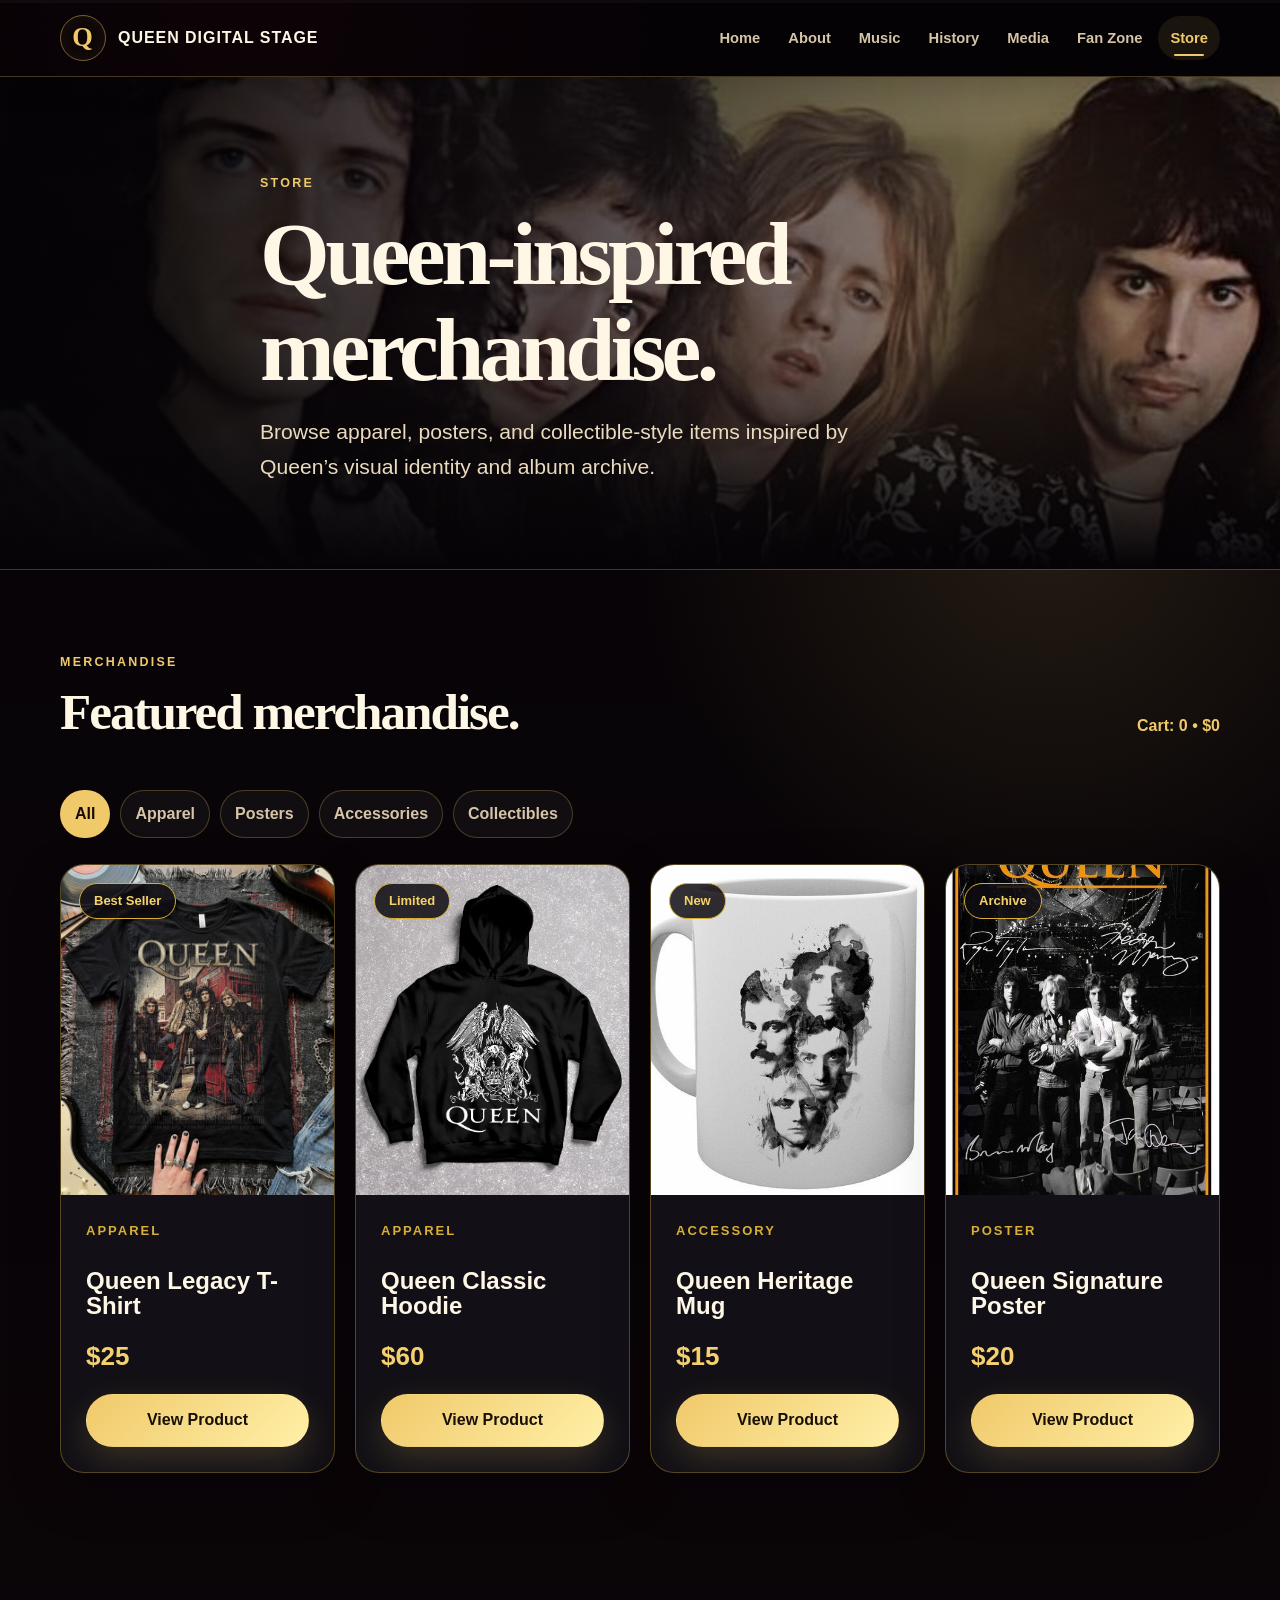
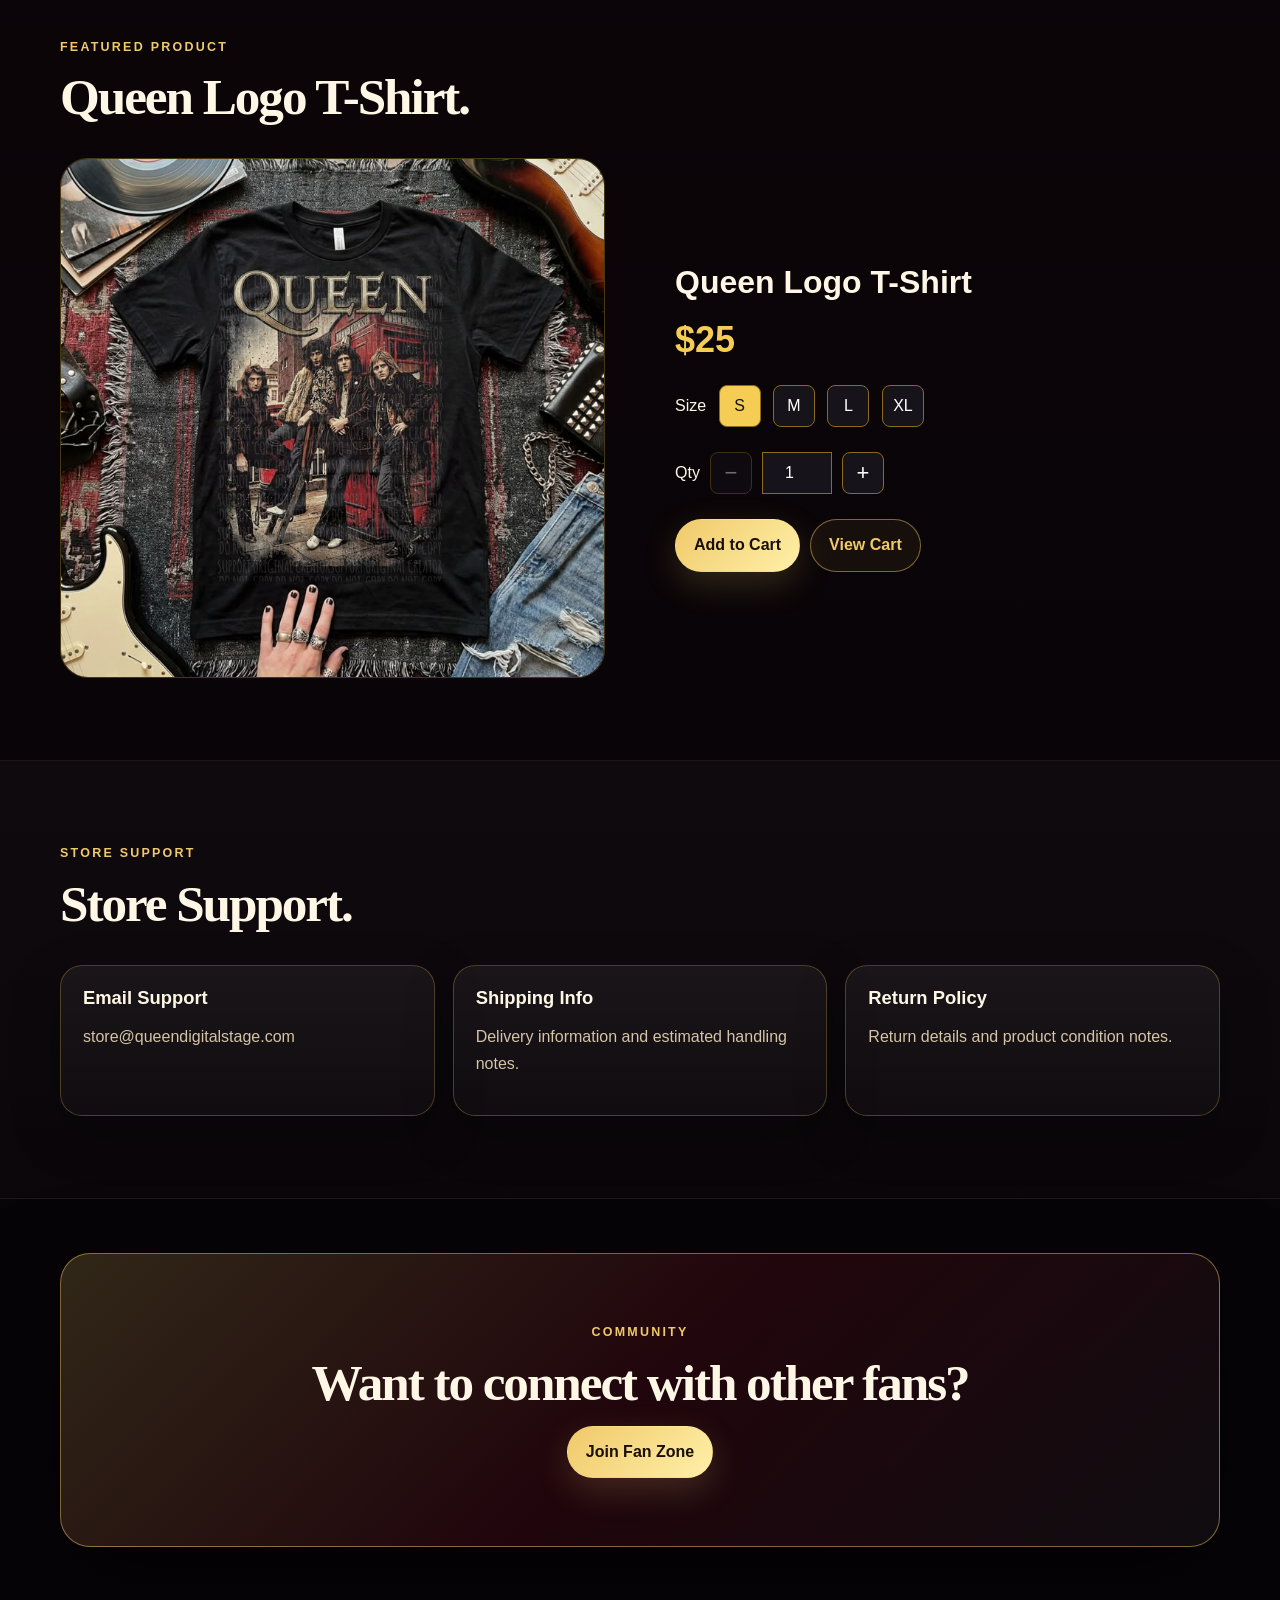
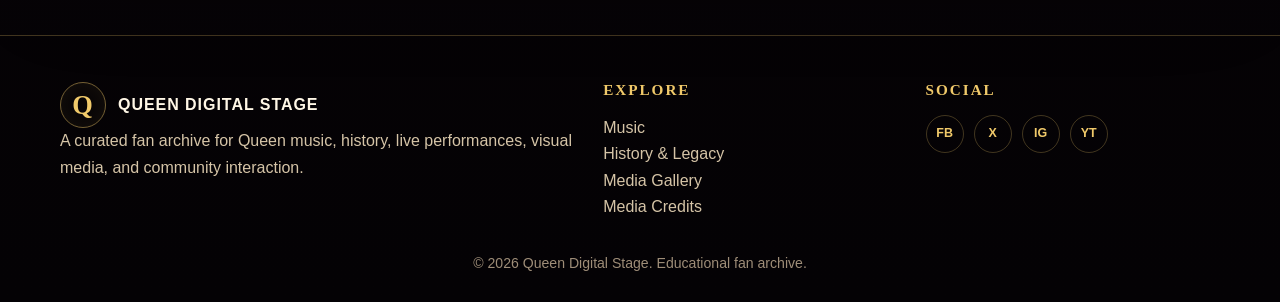
<file: store.html>
<!DOCTYPE html>
<html lang="en">
<head>
  <meta charset="UTF-8">
  <meta name="viewport" content="width=device-width, initial-scale=1.0">
  <link rel="icon" href="assets/images/favicon.svg" type="image/svg+xml">
  <title>Store | Queen Digital Stage</title>
  <meta name="description" content="Queen-inspired store page with product cards and cart interaction.">
  <link rel="stylesheet" href="assets/css/styles.css">
</head>
<body class="page-store">
  <a class="skip-link" href="#main-content">Skip to content</a>
  <header class="site-header">
    <div class="container nav-wrap">
      <a class="brand" href="index.html" aria-label="Queen Digital Stage Home"><span class="brand-mark">Q</span><span>Queen Digital Stage</span></a>
      <button class="nav-toggle" type="button" aria-label="Open navigation" aria-expanded="false">☰</button>
      <nav class="site-nav" aria-label="Main navigation">
        <a class="" href="index.html">Home</a>
<a class="" href="about.html">About</a>
<a class="" href="music.html">Music</a>
<a class="" href="history.html">History</a>
<a class="" href="gallery.html">Media</a>
<a class="" href="fan-zone.html">Fan Zone</a>
<a class="active" href="store.html">Store</a>
      </nav>
    </div>
  </header>
  <main id="main-content">

    <section class="page-hero store-hero"><div class="container"><p class="eyebrow">Store</p><h1>Queen-inspired merchandise.</h1><p class="lead">Browse apparel, posters, and collectible-style items inspired by Queen’s visual identity and album archive.</p></div></section>
    <section class="section">
      <div class="container">
        <div class="section-heading split"><div><p class="eyebrow">Merchandise</p><h2>Featured merchandise.</h2></div>
        <p class="cart-note">Cart: <span id="cart-count">0</span> <span class="cart-divider">•</span> <span id="cart-total">$0</span></p></div>
        <div class="gallery-toolbar" aria-label="Store filters" role="group">
          <button class="filter-btn product-filter active" type="button" data-filter="all">All</button>
          <button class="filter-btn product-filter" type="button" data-filter="apparel">Apparel</button>
          <button class="filter-btn product-filter" type="button" data-filter="poster">Posters</button>
          <button class="filter-btn product-filter" type="button" data-filter="accessory">Accessories</button>
          <button class="filter-btn product-filter" type="button" data-filter="collectible">Collectibles</button>
        </div>
        <div class="product-grid">


<article class="product-card"
data-category="apparel"
data-name="Queen Legacy T-Shirt"
data-price="25"
data-image="assets/images/store/tshirt_queen.jpg">


<span class="product-tag">
Best Seller
</span>


<img src="assets/images/store/tshirt_queen.jpg" alt="Queen Legacy T-Shirt">


<div class="product-card-body">

<p class="product-category">
APPAREL
</p>

<h3>
Queen Legacy T-Shirt
</h3>

<p class="price">
$25
</p>


<button class="btn btn-primary select-product" type="button">
View Product
</button>


</div>

</article>





<article class="product-card"
data-category="apparel"
data-name="Queen Classic Hoodie"
data-price="60"
data-image="assets/images/store/hoodie_queen.jpg">


<span class="product-tag">
Limited
</span>


<img src="assets/images/store/hoodie_queen.jpg" alt="Queen Classic Hoodie">


<div class="product-card-body">

<p class="product-category">
APPAREL
</p>

<h3>
Queen Classic Hoodie
</h3>

<p class="price">
$60
</p>


<button class="btn btn-primary select-product" type="button">
View Product
</button>


</div>

</article>






<article class="product-card"
data-category="accessory"
data-name="Queen Heritage Mug"
data-price="15"
data-image="assets/images/store/mug_queen.jpg">


<span class="product-tag">
New
</span>


<img src="assets/images/store/mug_queen.jpg" alt="Queen Heritage Mug">


<div class="product-card-body">

<p class="product-category">
ACCESSORY
</p>

<h3>
Queen Heritage Mug
</h3>

<p class="price">
$15
</p>


<button class="btn btn-primary select-product" type="button">
View Product
</button>


</div>

</article>






<article class="product-card"
data-category="poster"
data-name="Queen Signature Poster"
data-price="20"
data-image="assets/images/store/poster_queen.jpg">


<span class="product-tag">
Archive
</span>


<img src="assets/images/store/poster_queen.jpg" alt="Queen Signature Poster">


<div class="product-card-body">

<p class="product-category">
POSTER
</p>

<h3>
Queen Signature Poster
</h3>

<p class="price">
$20
</p>


<button class="btn btn-primary select-product" type="button">
View Product
</button>


</div>

</article>



</div>
      </div>
    </section>
    <section class="section" id="featured-product">
    <div class="container">

        <div class="section-heading">
            <p class="eyebrow">Featured Product</p>
            <h2>Queen Logo T-Shirt.</h2>
        </div>

        <div class="featured-product">

            <div class="featured-image">
                <img src="assets/images/store/tshirt_queen.jpg"
                     alt="Queen Logo T-Shirt">
            </div>

            <div class="featured-content">

                <h3>Queen Logo T-Shirt</h3>

                <p class="price">$25</p>

                <div class="product-option">
                <span>Size</span>

                <button class="size-btn active" data-size="S" type="button">S</button>
                <button class="size-btn" data-size="M" type="button">M</button>
                <button class="size-btn" data-size="L" type="button">L</button>
                <button class="size-btn" data-size="XL" type="button">XL</button>
                </div>

                <div class="quantity">
                <span>Qty</span>

                <button id="qty-minus" type="button" aria-label="Decrease quantity">−</button>

                <input
                    id="featured-qty"
                    type="number"
                    value="1"
                    min="1"
                    readonly>

                <button id="qty-plus" type="button" aria-label="Increase quantity">+</button>
               </div>

                <div class="featured-buttons">
                <button
                id="featured-add-cart"
                class="btn btn-primary"
                type="button"
                data-price="25"
                data-product="Queen Logo T-Shirt">

                Add to Cart

                </button>

                    <button class="btn btn-secondary" id="view-cart" type="button">
                        View Cart
                    </button>
                </div>

            </div>

        </div>

    </div>
</section>
        <section class="section alt">
      <div class="container">

        <div class="section-heading">
          <p class="eyebrow">STORE SUPPORT</p>
          <h2>Store Support.</h2>
        </div>

        <div class="support-grid">

          <article class="support-card">
            <h3>Email Support</h3>
            <p>store@queendigitalstage.com</p>
          </article>

          <article class="support-card">
            <h3>Shipping Info</h3>
            <p>Delivery information and estimated handling notes.</p>
          </article>

          <article class="support-card">
            <h3>Return Policy</h3>
            <p>Return details and product condition notes.</p>
          </article>
        </div>
      </div>
    </section>
    <section class="final-cta"><div class="container cta-panel"><p class="eyebrow">Community</p><h2>Want to connect with other fans?</h2><a class="btn btn-primary" href="fan-zone.html">Join Fan Zone</a></div></section>
  </main>
  <div class="cart-toast" id="cart-toast" role="status" aria-live="polite"></div>
  <footer class="site-footer">
    <div class="container footer-grid">
      <div>
        <a class="brand" href="index.html"><span class="brand-mark">Q</span><span>Queen Digital Stage</span></a>
        <p>A curated fan archive for Queen music, history, live performances, visual media, and community interaction.</p>
      </div>
      <div>
        <h2>Explore</h2>
        <ul class="footer-links">
          <li><a href="music.html">Music</a></li>
          <li><a href="history.html">History &amp; Legacy</a></li>
          <li><a href="gallery.html">Media Gallery</a></li>
          <li><a href="credits.html">Media Credits</a></li>
        </ul>
      </div>
      <div>
        <h2>Social</h2>
        <ul class="social-links" aria-label="Social links">
          <li><a href="#" aria-label="Facebook">FB</a></li>
          <li><a href="#" aria-label="Twitter">X</a></li>
          <li><a href="#" aria-label="Instagram">IG</a></li>
          <li><a href="#" aria-label="YouTube">YT</a></li>
        </ul>
      </div>
    </div>
    <p class="copyright">© 2026 Queen Digital Stage. Educational fan archive.</p>
  </footer>
  <script src="assets/js/main.js"></script>
  <script src="assets/js/store.js"></script>
</body>
</html>
</file>
<file: assets/css/styles.css>
/* Queen Digital Stage V9 - cleaned final visual system */
:root {
  --bg: #050306;
  --bg-2: #10080d;
  --surface: rgba(20, 14, 18, .88);
  --surface-solid: #171014;
  --surface-2: #21161a;
  --text: #fff7e6;
  --muted: #d5c4a7;
  --soft: #9e8d78;
  --gold: #f0c96a;
  --gold-2: #b98c2c;
  --red: #8d1028;
  --red-2: #5f0918;
  --line: rgba(240, 201, 106, .26);
  --line-strong: rgba(240, 201, 106, .48);
  --shadow: 0 28px 85px rgba(0,0,0,.58);
  --radius: 22px;
  --radius-sm: 14px;
  --container: 1160px;
}

* { box-sizing: border-box; }
html { scroll-behavior: smooth; background: var(--bg); }
body {
  margin: 0;
  color: var(--text);
  font-family: Inter, "Segoe UI", Arial, sans-serif;
  background:
    radial-gradient(circle at 20% 0%, rgba(141,16,40,.32), transparent 28rem),
    radial-gradient(circle at 82% 15%, rgba(240,201,106,.12), transparent 26rem),
    linear-gradient(180deg, #050306 0%, #0b0508 48%, #050306 100%);
  line-height: 1.65;
}
body::before {
  content: "";
  position: fixed;
  inset: 0;
  pointer-events: none;
  opacity: .12;
  background-image:
    linear-gradient(rgba(255,255,255,.04) 1px, transparent 1px),
    linear-gradient(90deg, rgba(255,255,255,.04) 1px, transparent 1px);
  background-size: 42px 42px;
  mask-image: radial-gradient(circle at center, #000 0%, transparent 75%);
  z-index: -1;
}

img { max-width: 100%; display: block; }
a { color: inherit; }
.container { width: min(100% - 36px, var(--container)); margin: 0 auto; }
.skip-link { position: absolute; left: -999px; top: 12px; background: var(--gold); color: #170b08; padding: 10px 14px; border-radius: 10px; z-index: 99; }
.skip-link:focus { left: 12px; }

.site-header {
  position: sticky;
  top: 0;
  z-index: 50;
  backdrop-filter: blur(18px);
  background: rgba(5,3,6,.82);
  border-bottom: 1px solid var(--line);
}
.nav-wrap { display: flex; align-items: center; justify-content: space-between; min-height: 76px; gap: 18px; }
.brand { display: inline-flex; align-items: center; gap: 12px; text-decoration: none; font-weight: 900; letter-spacing: .06em; text-transform: uppercase; }
.brand-mark {
  width: 46px; height: 46px; display: grid; place-items: center;
  border: 1px solid var(--line-strong); border-radius: 50%;
  color: var(--gold); font-family: Georgia, serif; font-size: 1.65rem;
  box-shadow: inset 0 0 26px rgba(240,201,106,.08);
}
.site-nav { display: flex; align-items: center; gap: 4px; }
.site-nav a { text-decoration: none; color: var(--muted); padding: 10px 12px; border-radius: 999px; font-weight: 800; font-size: .92rem; }
.site-nav a:hover, .site-nav a.active { color: var(--gold); background: rgba(240,201,106,.09); }
.nav-toggle { display: none; border: 1px solid var(--line); background: rgba(255,255,255,.04); color: var(--text); border-radius: 12px; padding: 9px 12px; font-size: 1.2rem; }

.hero, .page-hero { position: relative; overflow: hidden; }
.hero { min-height: 690px; display: grid; align-items: center; border-bottom: 1px solid var(--line); }
.hero::before, .page-hero::before {
  content: ""; position: absolute; inset: 0; pointer-events: none;
  background:
    linear-gradient(90deg, rgba(5,3,6,.92) 0%, rgba(5,3,6,.64) 48%, rgba(5,3,6,.22) 100%),
    radial-gradient(circle at 72% 46%, rgba(240,201,106,.20), transparent 20rem),
    var(--hero-img, none) center/cover no-repeat;
  z-index: -2;
}
.hero::after, .page-hero::after {
  content: ""; position: absolute; inset: auto 0 0 0; height: 45%;
  background: linear-gradient(0deg, var(--bg), transparent); z-index: -1;
}
.hero-home { --hero-img: url('../images/hero-queen-logo.webp'); }
.page-hero { padding: 96px 0 68px; border-bottom: 1px solid var(--line); }
.about-hero { --hero-img: url('../images/queen-group-classic.webp'); }
.music-hero { --hero-img: url('../images/album-night-at-the-opera.webp'); }
.history-hero { --hero-img: url('../images/queen-history-hero.jpg'); }
.gallery-hero { --hero-img: url('../images/queen-group-shadow.webp'); }
.fan-hero { --hero-img: url('../images/queen-live.jpg'); }
.store-hero { --hero-img: url('../images/queen-grup.jpg'); }

.hero-layout { display: grid; grid-template-columns: 1.05fr .8fr; gap: 44px; align-items: center; padding: 88px 0 80px; }
.hero-copy, .page-hero .container { max-width: 760px; }
.eyebrow { color: var(--gold); text-transform: uppercase; letter-spacing: .18em; font-weight: 900; font-size: .78rem; margin: 0 0 12px; }
h1, h2, h3 { line-height: 1.08; margin: 0 0 16px; }
h1 { font-family: Georgia, "Times New Roman", serif; font-size: clamp(3.3rem, 7vw, 7.4rem); letter-spacing: -.05em; }
h2 { font-family: Georgia, "Times New Roman", serif; font-size: clamp(2rem, 4vw, 4.1rem); letter-spacing: -.04em; }
h3 { font-size: 1.15rem; }
p { margin: 0 0 16px; color: var(--muted); }
.lead { font-size: clamp(1.05rem, 2.1vw, 1.32rem); max-width: 650px; color: #eadbbf; }
.hero-panel { border: 1px solid var(--line); border-radius: 28px; overflow: hidden; background: var(--surface); box-shadow: var(--shadow); transform: rotate(1.5deg); }
.hero-panel img { width: 100%; aspect-ratio: 1 / 1.02; object-fit: cover; }
.hero-panel-caption { padding: 18px; display: flex; justify-content: space-between; gap: 12px; border-top: 1px solid var(--line); }
.hero-panel-caption strong { color: var(--gold); }

.btn { display: inline-flex; align-items: center; justify-content: center; gap: 8px; min-height: 46px; padding: 12px 18px; border-radius: 999px; border: 1px solid transparent; text-decoration: none; font-weight: 900; cursor: pointer; transition: .18s ease; }
.btn-primary { background: linear-gradient(135deg, var(--gold), #fff0a8); color: #180f07; box-shadow: 0 12px 34px rgba(240,201,106,.18); }
.btn-primary:hover { transform: translateY(-2px); }
.btn-secondary { color: var(--gold); border-color: var(--line-strong); background: rgba(240,201,106,.06); }
.btn-secondary:hover { background: rgba(240,201,106,.14); }
.btn-ghost { border-color: rgba(255,255,255,.18); color: var(--muted); background: rgba(255,255,255,.035); }
.cta-row { display: flex; gap: 12px; flex-wrap: wrap; margin-top: 26px; }
.text-link { color: var(--gold); text-decoration: none; font-weight: 900; }

.section { padding: 82px 0; }
.section.tight { padding: 56px 0; }
.section.alt { background: linear-gradient(180deg, rgba(255,255,255,.025), rgba(255,255,255,.01)); border-block: 1px solid rgba(240,201,106,.08); }
.section-heading { margin-bottom: 34px; max-width: 780px; }
.section-heading.center { text-align: center; margin-inline: auto; }
.section-heading.split { max-width: none; display: flex; justify-content: space-between; align-items: end; gap: 24px; }
.kicker-line { width: 86px; height: 2px; background: linear-gradient(90deg, var(--gold), transparent); margin: 14px 0 0; }

.card, .song-card, .album-card, .member-card, .gallery-card, .video-card, .product-card, .fact-card, .timeline-card, .story-card, .faq-box, .support-card {
  border: 1px solid var(--line);
  border-radius: var(--radius);
  background: linear-gradient(180deg, rgba(255,255,255,.055), rgba(255,255,255,.025));
  box-shadow: 0 18px 50px rgba(0,0,0,.25);
  overflow: hidden;
}
.card-pad { padding: 24px; }
.card-grid { display: grid; gap: 20px; }
.card-grid.three { grid-template-columns: repeat(3, 1fr); }
.card-grid.four { grid-template-columns: repeat(4, 1fr); }
.two-col { display: grid; grid-template-columns: 1fr 1fr; gap: 34px; align-items: center; }
.two-col.wide-left { grid-template-columns: 1.1fr .9fr; }
.two-col.wide-right { grid-template-columns: .9fr 1.1fr; }

.explore-card { min-height: 220px; padding: 26px; text-decoration: none; position: relative; isolation: isolate; }
.explore-card::after { content: ""; position: absolute; inset: auto 24px 22px 24px; height: 1px; background: linear-gradient(90deg, var(--gold), transparent); opacity: .45; }
.explore-card span { color: var(--gold); font-weight: 900; letter-spacing: .12em; text-transform: uppercase; font-size: .8rem; }
.explore-card h3 { font-family: Georgia, serif; font-size: 1.6rem; margin-top: 34px; }
.explore-card:hover { transform: translateY(-4px); border-color: var(--line-strong); }

.image-cover { width: 100%; height: 100%; object-fit: cover; }
.rounded-media { border-radius: var(--radius); border: 1px solid var(--line); box-shadow: var(--shadow); overflow: hidden; }
.rounded-media img, img.rounded-media { width: 100%; aspect-ratio: 16 / 10; object-fit: cover; }

.song-grid { display: grid; grid-template-columns: repeat(3, 1fr); gap: 20px; }
.song-card { display: grid; grid-template-rows: auto 1fr; }
.song-card img { width: 100%; aspect-ratio: 16 / 10; object-fit: cover; background: var(--surface-2); }
.album-card img, .product-card img { width: 100%; aspect-ratio: 1 / 1; object-fit: cover; background: var(--surface-2); }
.song-card-body, .album-card-body, .product-card-body { padding: 20px; }
.track-meta { display: flex; justify-content: space-between; gap: 12px; color: var(--soft); text-transform: uppercase; letter-spacing: .12em; font-size: .72rem; font-weight: 900; margin-bottom: 12px; }
.card-actions { display: flex; flex-wrap: wrap; gap: 10px; margin-top: 18px; }
.song-card .btn { min-height: 42px; padding: 10px 14px; font-size: .88rem; }

.album-grid { display: grid; grid-template-columns: repeat(4, 1fr); gap: 20px; }
.album-card-body .year { color: var(--gold); font-weight: 900; }

.fact-grid { display: grid; grid-template-columns: repeat(4, 1fr); gap: 18px; }
.fact-card { padding: 22px; }
.fact-card strong { display: block; color: var(--gold); font-family: Georgia, serif; font-size: 2rem; line-height: 1; margin-bottom: 10px; }
.member-grid { display: grid; grid-template-columns: repeat(4, 1fr); gap: 20px; }
.member-card img { width: 100%; aspect-ratio: 4 / 5; object-fit: cover; object-position: center top; border-bottom: 1px solid var(--line); }
.member-card-body { padding: 18px; }
.role { display: inline-flex; color: #170b08; background: var(--gold); border-radius: 999px; padding: 4px 9px; font-size: .72rem; font-weight: 900; text-transform: uppercase; letter-spacing: .08em; }

.timeline-list { display: grid; gap: 18px; }
.timeline-card { display: grid; 
  grid-template-columns: 200px 1fr; 
  gap: 22px; 
  padding: 22px; 
  position: relative; 
  align-items: center; 
  overflow: hidden; }
.timeline-card time { flex: 0 0 160px; 
  min-width: 160px; 
  max-width: 160px; 
  white-space: nowrap; 
  color: var(--gold); 
  font-family: Georgia, serif; 
  font-size: 2rem; display: flex; 
  align-items: center; justify-content: flex-start;}
.timeline-card h3 { margin-bottom: 8px; }
.timeline-card::before { content: ""; position: absolute; left: 180px; top: 0; bottom: 0; width: 1px; background: var(--line); }


.video-shell { position: relative; min-height: 310px; border-radius: var(--radius); border: 1px solid var(--line); overflow: hidden; display: grid; place-items: center; background: linear-gradient(135deg, rgba(141,16,40,.4), rgba(0,0,0,.35)), var(--video-bg) center/cover; box-shadow: var(--shadow); }
.video-shell::before { content: ""; position: absolute; inset: 0; background: rgba(0,0,0,.32); }
.video-shell > * { position: relative; z-index: 1; }
.video-shell .play-video { width: 78px; height: 78px; border-radius: 50%; border: 0; background: var(--gold); color: #130b06; font-size: 1.3rem; font-weight: 900; display: grid; place-items: center; box-shadow: 0 18px 44px rgba(0,0,0,.35); transition: .18s ease; }
.video-link { text-decoration: none; color: inherit; }
.video-link:hover .play-video { transform: scale(1.06); background: #fff0a8; }
.video-link:focus-visible { outline: 3px solid var(--gold); outline-offset: 4px; }
.video-label { position: absolute; left: 22px; bottom: 18px; color: var(--text); font-weight: 900; }
.video-grid { display: grid; grid-template-columns: repeat(3, 1fr); gap: 20px; }
.video-card .video-shell { min-height: 220px; border-radius: var(--radius) var(--radius) 0 0; }
.video-card-body { padding: 20px; }
.video-frame { width: 100%; aspect-ratio: 16/9; border: 0; border-radius: var(--radius-sm); background: #000; }

.gallery-toolbar { display: flex; gap: 10px; flex-wrap: wrap; margin-bottom: 26px; }
.filter-btn { border: 1px solid var(--line); color: var(--muted); background: rgba(255,255,255,.04); padding: 10px 14px; border-radius: 999px; font-weight: 900; cursor: pointer; }
.filter-btn:hover, .filter-btn.active { background: var(--gold); color: #170b08; border-color: transparent; }
.gallery-grid { display: grid; grid-template-columns: repeat(4, 1fr); gap: 18px; }
.gallery-card[hidden], .product-card[hidden], .lyrics-row[hidden] { display: none; }
.gallery-card img { width: 100%; aspect-ratio: 4 / 3; object-fit: cover; border-bottom: 1px solid var(--line); }
.gallery-card.tall img { aspect-ratio: 3 / 4; }
.gallery-card figcaption { padding: 14px; color: var(--muted); margin: 0; }

.story-grid { display: grid; grid-template-columns: repeat(3, 1fr); gap: 20px; }
.story-card { padding: 24px; }
.story-number { display: inline-flex; color: var(--gold); font-size: 2.6rem; font-family: Georgia, serif; line-height: 1; margin-bottom: 22px; }
.lyrics-box { max-width: 820px; }
.input { width: 100%; border: 1px solid var(--line); background: rgba(255,255,255,.06); color: var(--text); padding: 15px 16px; border-radius: 14px; outline: none; font: inherit; }
.input:focus { border-color: var(--line-strong); }
.lyrics-list { margin-top: 14px; border: 1px solid var(--line); border-radius: var(--radius-sm); overflow: hidden; }
.lyrics-row { display: flex; justify-content: space-between; gap: 16px; padding: 14px 16px; text-decoration: none; border-bottom: 1px solid rgba(240,201,106,.14); background: rgba(255,255,255,.025); }
.lyrics-row:last-child { border-bottom: 0; }
.lyrics-row span { color: var(--soft); }

.faq-box { padding: 8px; }
details { border-bottom: 1px solid rgba(240,201,106,.14); padding: 16px; }
details:last-child { border-bottom: 0; }
summary { cursor: pointer; font-weight: 900; color: var(--text); }
.community-form { display: grid; gap: 12px; }
.community-form label { font-weight: 900; color: var(--muted); }
.form-message { min-height: 1.5em; color: var(--gold); font-weight: 900; }

.product-grid { display: grid; grid-template-columns: repeat(4, 1fr); gap: 20px; }
.price { color: var(--gold); font-size: 1.4rem; font-weight: 900; }
.cart-note { color: var(--gold); font-weight: 900; }
.support-grid { display: grid; grid-template-columns: repeat(3, 1fr); gap: 18px; }
.support-card { padding: 22px; }

.final-cta { padding: 54px 0 88px; }
.cta-panel { padding: clamp(30px, 7vw, 68px); 
  text-align: center; 
  border: 1px solid var(--line-strong); 
  border-radius: 30px; 
  background: linear-gradient(135deg, rgba(240,201,106,.18), rgba(141,16,40,.20), rgba(255,255,255,.04)); 
  box-shadow: var(--shadow); }

.site-footer { border-top: 1px solid var(--line); padding: 46px 0 26px; background: rgba(0,0,0,.22); }
.footer-grid { display: grid; grid-template-columns: 1.4fr .8fr .8fr; gap: 28px; }
.footer-grid h2 { font-size: .95rem; text-transform: uppercase; letter-spacing: .13em; color: var(--gold); }
.footer-links, .social-links { list-style: none; padding: 0; margin: 0; }
.footer-links a { color: var(--muted); text-decoration: none; }
.social-links { display: flex; gap: 10px; }
.social-links a { width: 38px; height: 38px; border: 1px solid var(--line); border-radius: 50%; display: grid; place-items: center; color: var(--gold); text-decoration: none; font-weight: 900; font-size: .78rem; }
.copyright { text-align: center; color: var(--soft); font-size: .88rem; margin: 32px 0 0; }


@media (max-width: 980px) {
  .nav-toggle { display: inline-flex; }
  .site-nav { position: absolute; top: 76px; left: 18px; right: 18px; display: none; flex-direction: column; align-items: stretch; padding: 12px; background: rgba(8,5,7,.98); border: 1px solid var(--line); border-radius: 18px; }
  .site-nav.open { display: flex; }
  .site-nav a { padding: 12px 14px; }
  .hero { min-height: auto; }
  .hero-layout, .two-col, .two-col.wide-left, .two-col.wide-right { grid-template-columns: 1fr; }
  .card-grid.three, .story-grid, .video-grid, .support-grid, .song-grid { grid-template-columns: 1fr; }
  .album-grid, .member-grid, .fact-grid, .gallery-grid, .product-grid { grid-template-columns: repeat(2, 1fr); }
  .footer-grid { grid-template-columns: 1fr; }
  .timeline-card { grid-template-columns: 1fr; }
  .timeline-card::before { display: none; }
}

@media (max-width: 620px) {
  .container { width: min(100% - 24px, var(--container)); }
  .hero-layout { padding: 56px 0; }
  .page-hero { padding: 68px 0 48px; }
  h1 { font-size: clamp(2.7rem, 15vw, 4.2rem); }
  h2 { font-size: clamp(2rem, 10vw, 3rem); }
  .section { padding: 58px 0; }
  .section-heading.split { display: block; }
  .album-grid, .member-grid, .fact-grid, .gallery-grid, .product-grid { grid-template-columns: 1fr; }
  .brand span:last-child { display: none; }
  .cta-row { flex-direction: column; align-items: stretch; }
  .btn { width: 100%; }
}


.gallery-grid-full { align-items: stretch; }
.gallery-card.wide { grid-column: span 2; }
.gallery-card figcaption strong { display: block; color: var(--text); font-size: .98rem; margin-bottom: 4px; }
.gallery-card figcaption span { display: block; color: var(--muted); font-size: .88rem; line-height: 1.45; }
.gallery-card.wide img { aspect-ratio: 16 / 9; }
@media (max-width: 980px) { .gallery-card.wide { grid-column: span 2; } }
@media (max-width: 620px) { .gallery-card.wide { grid-column: span 1; } }

/* ===== AWARDS HEADER ===== */
.awards-header{
  display:flex;
  justify-content:space-between;
  align-items:center;
  margin-bottom:20px;
  gap:20px;
}

.slider-nav{
  display:flex;
  gap:10px;
}

.nav-btn{
  width:44px;
  height:44px;
  border-radius:50%;
  border:none;
  cursor:pointer;
  background:#111;
  color:#fff;
  font-size:18px;
}

/* ===== SLIDER ===== */
.awards-wrapper{
  display:flex;
  gap:20px;
  overflow-x:auto;
  scroll-behavior:smooth;
  padding-bottom:10px;
}

.awards-wrapper::-webkit-scrollbar{
  display:none;
}

/* ===== CARD ===== */
.award-card{
  flex:0 0 280px;
  background:#111;
  border-radius:14px;
  overflow:hidden;
  color:#fff;
  display:flex;
  flex-direction:column;
}

.award-card img{
  width:100%;
  height:180px;
  object-fit:cover;
}

.award-card h3{
  margin:10px;
  font-size:15px;
}

.award-card p{
  margin:0 10px 12px;
  font-size:13px;
  opacity:.85;
  line-height:1.4;
}

/* RESPONSIVE */
@media(max-width:1024px){
  .award-card{flex:0 0 45%;}
}

@media(max-width:600px){
  .award-card{flex:0 0 85%;}
}

@media (max-width: 600px) {
  .timeline-card {
    grid-template-columns: 1fr;
  }

  .timeline-card time {
    flex: unset;
  }

  .timeline-card::before {
    display: none;
  }
}


/* ===== HISTORY PAGE GRID ENHANCEMENT ===== */
.history-page .timeline-list {
  display: flex;
  flex-direction: column;
  gap: 18px;
}

.history-page .timeline-card {
  display: flex;
  gap: 22px;
  padding: 22px;
  align-items: flex-start;
}

.history-page .timeline-card:nth-child(1),
.history-page .timeline-card:nth-child(4) {
  grid-column: span 2;
}

.history-page .section.alt .two-col.wide-left {
  display: grid;
  grid-template-columns: 1.1fr 0.9fr;
  gap: 34px;
  align-items: stretch;
}

/* =========================
   EQUAL HEIGHT FIX
========================= */

.history-page .section.alt .two-col.wide-left > article,
.history-page .section.alt .two-col.wide-left > div {
  height: 100%;
  display: flex;
  flex-direction: column;
  justify-content: center;

  padding: 24px;
  border: 1px solid var(--line);
  border-radius: var(--radius);
  background: linear-gradient(180deg, rgba(255,255,255,.05), rgba(255,255,255,.02));
  box-sizing: border-box;
}

/* =========================
   VIDEO BLOCK FIX
========================= */

.video-card {
  height: 100%;
}

.video-shell {
  height: 100%;
  min-height: 320px;
  display: flex;
  align-items: center;
  justify-content: center;
}

/* =========================
   TEXT BLOCK FIX
========================= */

.history-page .section.alt .two-col.wide-left > div {
  justify-content: space-between;
}

/* =========================
   BUTTON SPACING FIX
========================= */

.history-page .section.alt .two-col.wide-left .btn {
  margin-top: 18px;
  align-self: flex-start;
}

.history-page .awards-wrapper {
  display: grid;
  grid-auto-flow: column;
  grid-auto-columns: minmax(260px, 1fr);
  gap: 20px;
  overflow-x: auto;
  scroll-snap-type: x mandatory;
  scroll-behavior: smooth;
  padding: 2px 2px 14px;
}

.history-page .award-card {
  min-width: 0;
  scroll-snap-align: start;
  border: 1px solid var(--line);
  border-radius: var(--radius-sm);
  background: linear-gradient(180deg, rgba(255,255,255,.055), rgba(255,255,255,.025));
  box-shadow: 0 18px 50px rgba(0,0,0,.25);
}

.history-page .award-card img {
  height: 190px;
  border-bottom: 1px solid var(--line);
}

.history-page .award-card h3 {
  margin: 14px 16px 6px;
  color: var(--text);
  font-size: 1rem;
}

.history-page .award-card p {
  margin: 0 16px 16px;
  color: var(--muted);
  font-size: .9rem;
}


@media (max-width: 980px) {
  .history-page .timeline-list,
  .history-page .timeline-card:nth-child(1),
  .history-page .timeline-card:nth-child(4),
  .history-page .section.alt .two-col.wide-left {
    grid-template-columns: 1fr;
    grid-column: auto;
  }

  .history-page .timeline-card {
    grid-template-columns: 1fr;
  }

  .history-page .timeline-card::before {
    display: none;
  }

  .history-page .awards-header {
    display: grid;
    grid-template-columns: 1fr auto;
    align-items: end;
  }

  .history-page .awards-wrapper {
    grid-auto-columns: minmax(240px, 48%);
  }
}

@media (max-width: 620px) {
  .history-page .awards-header {
    grid-template-columns: 1fr;
  }

  .history-page .slider-nav {
    justify-content: flex-start;
  }

  .history-page .awards-wrapper {
    grid-auto-columns: minmax(240px, 86%);
  }

  .history-page .section.alt .two-col.wide-left > div {
    padding: 22px;
  }
}

/* =========================================================
   MERGED TEAM PAGE STYLES
   Scoped additions preserve each page's Flexbox/Grid work
   while sharing one global stylesheet.
   ========================================================= */

/* ---------- ABOUT PAGE (Flexbox) ---------- */
.page-about .hero {
  min-height: auto;
  display: block;
  position: relative;
  overflow: hidden;
  padding: 96px 0 68px;
  border-bottom: 1px solid var(--line);
}
.page-about .hero::before {
  content: "";
  position: absolute;
  inset: 0;
  background:
    linear-gradient(90deg, rgba(5,3,6,.92), rgba(5,3,6,.35)),
    url('../images/queen-group-classic.webp') center/cover no-repeat;
  z-index: -1;
}
.page-about .hero::after { display: none; }
.page-about .hero-content { max-width: 760px; }
.page-about .about-intro { display: flex; align-items: center; gap: 34px; }
.page-about .intro-text,
.page-about .intro-image { flex: 1; }
.page-about .intro-image img {
  width: 100%;
  aspect-ratio: 16 / 10;
  object-fit: cover;
  border-radius: var(--radius);
  border: 1px solid var(--line);
  box-shadow: var(--shadow);
}
.page-about .section-dark {
  background: rgba(255,255,255,.025);
  border-block: 1px solid rgba(240,201,106,.12);
}
.page-about .facts-list,
.page-about .members-list { display: flex; flex-wrap: wrap; gap: 18px; }
.page-about .facts-list .fact-card { flex: 1 1 220px; }
.page-about .members-list .member-card { flex: 1 1 240px; }
.page-about .heading-row {
  max-width: none;
  display: flex;
  align-items: flex-end;
  justify-content: space-between;
  gap: 24px;
}
.page-about .member-body { padding: 18px; }
.page-about .member-body .role { margin-bottom: 12px; }
.page-about .timeline-section { display: flex; align-items: center; gap: 34px; }
.page-about .timeline-text,
.page-about .timeline-list { flex: 1; }
.page-about .timeline-list { display: flex; flex-direction: column; gap: 18px; }
.page-about .timeline-card {
  display: flex;
  align-items: flex-start;
  gap: 22px;
  padding: 22px;
}
.page-about .timeline-card::before { display: none; }
.page-about .timeline-card time {
  flex: 0 0 100px;
  min-width: 100px;
  max-width: 100px;
  color: var(--gold);
  font-family: Georgia, serif;
  font-size: 2rem;
  line-height: 1;
}
.page-about .cta-section { padding: 54px 0 88px; }
.page-about .cta-box {
  padding: clamp(32px, 7vw, 60px);
  text-align: center;
  border: 1px solid var(--line-strong);
  border-radius: 30px;
  background: linear-gradient(135deg, rgba(240,201,106,.18), rgba(141,16,40,.2), rgba(255,255,255,.04));
  box-shadow: var(--shadow);
}
.page-about .cta-actions { display: flex; justify-content: center; flex-wrap: wrap; gap: 12px; margin-top: 26px; }

/* ---------- MUSIC PAGE (Flexbox) ---------- */
.page-music .hero-section {
  padding: 86px 0 76px;
  border-bottom: 1px solid var(--line);
  background:
    linear-gradient(90deg, rgba(5,3,6,.94), rgba(5,3,6,.65)),
    url('../images/album-night-at-the-opera.webp') center/cover no-repeat;
}
.page-music .hero-layout {
  display: flex;
  grid-template-columns: none;
  align-items: center;
  justify-content: space-between;
  gap: 44px;
  padding: 0;
}
.page-music .hero-text { flex: 1 1 58%; max-width: 720px; }
.page-music .hero-card {
  flex: 1 1 36%;
  margin: 0;
  border: 1px solid var(--line);
  border-radius: 26px;
  overflow: hidden;
  background: rgba(20,14,18,.90);
  box-shadow: var(--shadow);
  transform: none;
}
.page-music .hero-card img { width: 100%; aspect-ratio: 1 / .78; object-fit: cover; }
.page-music .hero-card figcaption { padding: 16px 18px; color: var(--muted); font-size: .92rem; }
.page-music .hero-actions { display: flex; flex-wrap: wrap; gap: 12px; margin-top: 26px; }
.page-music .song-list,
.page-music .album-list,
.page-music .story-list { display: flex; flex-wrap: wrap; gap: 20px; }
.page-music .song-list .song-card {
  flex: 1 1 310px;
  display: flex;
  flex-direction: column;
}
.page-music .album-list .album-card { flex: 1 1 230px; }
.page-music .story-list .story-card { flex: 1 1 280px; padding: 24px; }
.page-music .card-body { padding: 20px; display: flex; flex-direction: column; gap: 2px; flex: 1; }
.page-music .small-link { margin-top: auto; color: var(--gold); text-decoration: none; font-weight: 900; }
.page-music .year { color: var(--gold); font-weight: 900; }
.page-music .story-card span {
  display: inline-flex;
  margin-bottom: 18px;
  color: var(--gold);
  font-family: Georgia, serif;
  font-size: 2.5rem;
  line-height: 1;
}
.page-music .lyrics-box { max-width: 820px; }
.page-music .input {
  width: 100%;
  padding: 15px 16px;
  border: 1px solid var(--line);
  border-radius: 14px;
  outline: none;
  color: var(--text);
  background: rgba(255,255,255,.06);
  font: inherit;
}
.page-music .input:focus { border-color: var(--gold); }
.page-music .lyrics-list { margin-top: 14px; border: 1px solid var(--line); border-radius: 16px; overflow: hidden; }
.page-music .lyrics-row {
  display: flex;
  justify-content: space-between;
  gap: 16px;
  padding: 14px 16px;
  border-bottom: 1px solid rgba(240,201,106,.14);
  background: rgba(255,255,255,.025);
  text-decoration: none;
}
.page-music .lyrics-row:last-child { border-bottom: 0; }
.page-music .lyrics-row[hidden] { display: none; }
.page-music .lyrics-row span { color: var(--soft); }

/* ---------- GALLERY PAGE (CSS Grid) ---------- */
.page-gallery .hero {
  position: relative;
  overflow: hidden;
  border-bottom: 1px solid var(--line);
}
.page-gallery .gallery-hero::before {
  content: "";
  position: absolute;
  inset: 0;
  z-index: -2;
  background:
    linear-gradient(90deg, rgba(5,3,6,.95), rgba(5,3,6,.72), rgba(5,3,6,.35)),
    url('../images/queen-1975-elektra-publicity.webp') center/cover no-repeat;
  opacity: .72;
}
.page-gallery .gallery-hero::after {
  content: "";
  position: absolute;
  inset: auto 0 0;
  height: 45%;
  z-index: -1;
  background: linear-gradient(0deg, var(--bg), transparent);
}
.page-gallery .hero-grid {
  min-height: 650px;
  display: grid;
  grid-template-columns: minmax(0, 1.1fr) minmax(320px, .8fr);
  align-items: center;
  gap: 52px;
  padding: 80px 0;
}
.page-gallery .button-row { display: grid; grid-auto-flow: column; justify-content: start; gap: 14px; margin-top: 28px; }
.page-gallery .hero-card {
  margin: 0;
  overflow: hidden;
  border: 1px solid var(--line-strong);
  border-radius: 28px;
  background: var(--surface-solid);
  box-shadow: var(--shadow);
  transform: none;
}
.page-gallery .hero-card img { aspect-ratio: 16 / 10; object-fit: cover; }
.page-gallery .hero-card figcaption { padding: 16px 18px; color: var(--muted); }
.page-gallery .section-grid {
  display: grid;
  grid-template-columns: minmax(0, 1.3fr) minmax(260px, .7fr);
  gap: 26px;
  align-items: end;
  margin-bottom: 32px;
}
.page-gallery .note-card {
  padding: 22px;
  border: 1px solid var(--line);
  border-radius: var(--radius);
  background: linear-gradient(180deg, rgba(255,255,255,.055), rgba(255,255,255,.025));
}
.page-gallery .note-card strong,
.page-gallery code { color: var(--gold); }
.page-gallery .gallery-toolbar { display: flex; flex-wrap: wrap; gap: 10px; margin-bottom: 26px; }
.page-gallery .filter-btn {
  border: 1px solid var(--line);
  color: var(--muted);
  background: rgba(255,255,255,.04);
  padding: 10px 14px;
  border-radius: 999px;
  font-weight: 900;
  cursor: pointer;
}
.page-gallery .filter-btn:hover,
.page-gallery .filter-btn.active { background: var(--gold); color: #170c04; border-color: transparent; }
.page-gallery .gallery-grid {
  display: grid;
  grid-template-columns: repeat(4, minmax(0, 1fr));
  gap: 18px;
  align-items: stretch;
}
.page-gallery .gallery-card {
  margin: 0;
  display: grid;
  grid-template-rows: auto 1fr;
  overflow: hidden;
}
.page-gallery .gallery-card.wide { grid-column: span 2; }
.page-gallery .gallery-card img { aspect-ratio: 4 / 3; object-fit: cover; border-bottom: 1px solid var(--line); background: var(--surface-2); }
.page-gallery .gallery-card.tall img { aspect-ratio: 3 / 4; }
.page-gallery .gallery-card.wide img { aspect-ratio: 16 / 9; }
.page-gallery .gallery-card figcaption { padding: 15px; }
.page-gallery .gallery-card figcaption strong { display: block; color: var(--text); margin-bottom: 4px; }
.page-gallery .gallery-card figcaption span { display: block; color: var(--muted); font-size: .9rem; line-height: 1.45; }
.page-gallery .gallery-card[hidden] { display: none; }
.page-gallery .video-grid { display: grid; grid-template-columns: repeat(3, minmax(0, 1fr)); gap: 20px; }
.page-gallery .video-card { display: grid; grid-template-rows: auto 1fr; overflow: hidden; height: auto; }
.page-gallery .video-preview {
  min-height: 230px;
  position: relative;
  display: grid;
  place-items: center;
  text-decoration: none;
  background: linear-gradient(rgba(0,0,0,.35), rgba(0,0,0,.55)), var(--video-bg) center/cover no-repeat;
  border-bottom: 1px solid var(--line);
}
.page-gallery .play-button {
  width: 70px;
  height: 70px;
  display: grid;
  place-items: center;
  border-radius: 50%;
  background: var(--gold);
  color: #170c04;
  font-weight: 900;
}
.page-gallery .video-label { position: absolute; left: 18px; bottom: 14px; font-weight: 900; }
.page-gallery .video-body { padding: 20px; }

/* ---------- SHARED RESPONSIVE MERGED PAGES ---------- */
@media (max-width: 980px) {
  .page-about .about-intro,
  .page-about .timeline-section { flex-direction: column; align-items: stretch; }
  .page-about .facts-list .fact-card,
  .page-about .members-list .member-card { flex-basis: 300px; }
  .page-music .hero-layout { flex-direction: column; align-items: stretch; }
  .page-gallery .hero-grid,
  .page-gallery .section-grid { grid-template-columns: 1fr; }
  .page-gallery .gallery-grid { grid-template-columns: repeat(2, minmax(0, 1fr)); }
  .page-gallery .video-grid { grid-template-columns: 1fr; }
}

@media (max-width: 620px) {
  .page-about .hero { padding: 68px 0 48px; }
  .page-about .facts-list,
  .page-about .members-list { flex-direction: column; }
  .page-about .facts-list .fact-card,
  .page-about .members-list .member-card { width: 100%; }
  .page-about .heading-row { display: block; }
  .page-about .timeline-card { flex-direction: column; }
  .page-about .timeline-card time { flex-basis: auto; min-width: auto; max-width: none; }
  .page-about .cta-box { padding: 32px 22px; }
  .page-music .hero-section { padding: 58px 0; }
  .page-music .hero-actions,
  .page-music .lyrics-row { flex-direction: column; }
  .page-gallery .hero-grid { min-height: auto; padding: 58px 0; }
  .page-gallery .button-row { grid-auto-flow: row; }
  .page-gallery .gallery-grid { grid-template-columns: 1fr; }
  .page-gallery .gallery-card.wide { grid-column: span 1; }
}


/* ---------- HISTORY AWARDS CONTROLS ---------- */
.history-page .awards-header {
  display: flex;
  justify-content: space-between;
  align-items: end;
  gap: 24px;
  margin-bottom: 28px;
}
.history-page .awards-header .section-heading { margin-bottom: 0; }
.history-page .slider-nav { display: flex; gap: 10px; }
.history-page .nav-btn {
  width: 46px;
  height: 46px;
  border: 1px solid var(--line-strong);
  border-radius: 50%;
  color: var(--gold);
  background: rgba(240,201,106,.07);
  font: inherit;
  font-size: 1.25rem;
  cursor: pointer;
}
.history-page .nav-btn:hover { background: rgba(240,201,106,.16); }
.history-page .award-card img { width: 100%; object-fit: cover; }
@media (max-width: 620px) {
  .history-page .awards-header { align-items: flex-start; }
}


/* =========================================================
   PROFESSIONAL RESPONSIVE EDITION — FLEXBOX + GRID + MOTION
   Shared by all eight pages. Appended rules intentionally
   override the earlier team-page fragments without requiring
   additional CSS files.
   ========================================================= */

:root {
  --header-height: 76px;
  --ease-out: cubic-bezier(.2, .72, .2, 1);
  --ease-spring: cubic-bezier(.18, .89, .32, 1.28);
  --focus: 0 0 0 4px rgba(240, 201, 106, .22);
}

html { scroll-padding-top: calc(var(--header-height) + 18px); }
body { overflow-x: hidden; min-width: 280px; }
body.dialog-open, body.nav-open { overflow: hidden; }
main { position: relative; isolation: isolate; }
button, input, select, textarea { font: inherit; }
button, a { -webkit-tap-highlight-color: transparent; }
::selection { color: #160a07; background: var(--gold); }

:where(a, button, input, select, textarea, summary):focus-visible {
  outline: 2px solid var(--gold);
  outline-offset: 4px;
  box-shadow: var(--focus);
}

.scroll-progress {
  position: fixed;
  inset: 0 0 auto;
  z-index: 100;
  height: 3px;
  pointer-events: none;
  background: rgba(255, 255, 255, .03);
}
.scroll-progress span {
  display: block;
  width: 100%;
  height: 100%;
  transform: scaleX(0);
  transform-origin: left;
  background: linear-gradient(90deg, var(--red), var(--gold), #fff1a9);
  box-shadow: 0 0 14px rgba(240, 201, 106, .7);
  will-change: transform;
}

.site-header {
  transition: background .25s ease, border-color .25s ease, box-shadow .25s ease;
  box-shadow: 0 8px 30px rgba(0, 0, 0, .18);
}
.nav-wrap { position: relative; }
.brand-mark {
  position: relative;
  overflow: hidden;
  transition: transform .28s var(--ease-spring), border-color .2s ease, box-shadow .2s ease;
}
.brand-mark::after {
  content: "";
  position: absolute;
  inset: -40%;
  background: linear-gradient(115deg, transparent 35%, rgba(255, 255, 255, .32), transparent 65%);
  transform: translateX(-110%) rotate(10deg);
  transition: transform .6s var(--ease-out);
}
.brand:hover .brand-mark { transform: rotate(-4deg) scale(1.05); border-color: var(--gold); }
.brand:hover .brand-mark::after { transform: translateX(110%) rotate(10deg); }
.site-nav a { position: relative; transition: color .2s ease, background .2s ease, transform .2s ease; }
.site-nav a::after {
  content: "";
  position: absolute;
  left: 50%;
  right: 50%;
  bottom: 4px;
  height: 2px;
  border-radius: 99px;
  background: var(--gold);
  transition: left .22s var(--ease-out), right .22s var(--ease-out);
}
.site-nav a:hover { transform: translateY(-1px); }
.site-nav a:hover::after, .site-nav a.active::after { left: 16px; right: 16px; }
.nav-toggle { align-items: center; justify-content: center; min-width: 46px; min-height: 44px; cursor: pointer; transition: transform .2s ease, background .2s ease; }
.nav-toggle:hover { transform: translateY(-1px); background: rgba(240, 201, 106, .1); }

/* Stronger shared Flexbox and CSS Grid patterns */
.section-heading.split,
.heading-row,
.awards-header,
.hero-panel-caption,
.embed-card-header,
.media-dialog-header,
.media-dialog-footer,
.dialog-actions,
.card-actions,
.result-actions,
.feature-pills,
.library-toolbar,
.gallery-toolbar,
.cta-row,
.hero-actions,
.cta-actions,
.social-links {
  display: flex;
}

.card-grid,
.song-grid,
.album-grid,
.fact-grid,
.member-grid,
.gallery-grid,
.video-grid,
.product-grid,
.support-grid,
.footer-grid,
.media-center-grid,
.song-library-grid,
.story-grid-dynamic,
.lyrics-experience,
.dialog-details {
  display: grid;
}

/* Hero movement and visual depth on every page */
.hero::before, .page-hero::before, .page-about .hero::before, .page-gallery .gallery-hero::before {
  transform: scale(1.025);
  animation: heroBreath 15s ease-in-out infinite alternate;
}
.hero-copy, .hero-text, .page-hero .container, .page-about .hero-content {
  animation: heroCopyIn .75s var(--ease-out) both;
}
.hero-panel, .hero-card {
  animation: heroMediaIn .85s .12s var(--ease-out) both;
}
.floating-card { animation: heroMediaIn .85s .12s var(--ease-out) both, cardFloat 6s 1.1s ease-in-out infinite; }

@keyframes heroBreath {
  from { transform: scale(1.025) translate3d(0, 0, 0); }
  to { transform: scale(1.075) translate3d(-.6%, -.4%, 0); }
}
@keyframes heroCopyIn {
  from { opacity: 0; transform: translate3d(0, 26px, 0); }
  to { opacity: 1; transform: translate3d(0, 0, 0); }
}
@keyframes heroMediaIn {
  from { opacity: 0; transform: translate3d(24px, 18px, 0) rotate(2deg) scale(.96); }
  to { opacity: 1; transform: translate3d(0, 0, 0) rotate(0) scale(1); }
}
@keyframes cardFloat {
  0%, 100% { transform: translateY(0); }
  50% { transform: translateY(-9px); }
}
@keyframes cartBump {
  0% { transform: scale(1); }
  45% { transform: scale(1.34) rotate(-5deg); }
  100% { transform: scale(1); }
}
@keyframes successPulse {
  0% { box-shadow: 0 0 0 0 rgba(240, 201, 106, .4); }
  100% { box-shadow: 0 0 0 18px rgba(240, 201, 106, 0); }
}

/* Scroll reveal: enabled only when JS is present */
.js [data-reveal] {
  opacity: 0;
  transform: translate3d(0, 24px, 0) scale(.985);
  transition:
    opacity .62s var(--ease-out) var(--reveal-delay, 0ms),
    transform .62s var(--ease-out) var(--reveal-delay, 0ms);
}
.js [data-reveal].is-visible { opacity: 1; transform: translate3d(0, 0, 0) scale(1); }

/* Professional card interactions shared by all pages */
:where(.card, .song-card, .album-card, .member-card, .gallery-card, .video-card, .product-card, .fact-card, .timeline-card, .story-card, .support-card, .award-card, .embed-card, .song-result-card, .story-card-dynamic, .lyrics-result) {
  transition: transform .28s var(--ease-out), border-color .25s ease, box-shadow .28s ease, background .25s ease, opacity .18s ease;
}
:where(.card, .song-card, .album-card, .member-card, .gallery-card, .video-card, .product-card, .fact-card, .timeline-card, .story-card, .support-card, .award-card, .embed-card, .song-result-card, .story-card-dynamic, .lyrics-result):hover {
  transform: translateY(-6px);
  border-color: var(--line-strong);
  box-shadow: 0 24px 60px rgba(0, 0, 0, .34), 0 0 0 1px rgba(240, 201, 106, .08);
}
.gallery-card img, .member-card img, .product-card img, .album-card img, .song-card img, .song-result-card img, .award-card img {
  transition: transform .6s var(--ease-out), filter .35s ease, opacity .3s ease;
}
:where(.gallery-card, .member-card, .product-card, .album-card, .song-card, .song-result-card, .award-card):hover img {
  transform: scale(1.045);
  filter: saturate(1.08) contrast(1.04);
}
.js img { opacity: .001; }
.js img.is-loaded, .js img[fetchpriority="high"] { opacity: 1; }

.btn { position: relative; overflow: hidden; isolation: isolate; transition: transform .2s var(--ease-out), background .2s ease, border-color .2s ease, box-shadow .2s ease; }
.btn::after {
  content: "";
  position: absolute;
  inset: 0;
  z-index: -1;
  background: linear-gradient(110deg, transparent 35%, rgba(255, 255, 255, .28), transparent 65%);
  transform: translateX(-125%);
  transition: transform .55s var(--ease-out);
}
.btn:hover::after { transform: translateX(125%); }
.btn:hover { transform: translateY(-2px); }
.btn:active { transform: translateY(0) scale(.98); }
.btn.is-added { animation: successPulse .75s ease-out; }

.filter-visible { opacity: 1; transform: scale(1); }
.gallery-card:not(.filter-visible), .product-card:not(.filter-visible) { opacity: 0; transform: scale(.94); }
.cart-bump { display: inline-block; animation: cartBump .5s var(--ease-spring); }
.form-success { animation: successPulse .8s ease-out; }

/* Page-specific layout guarantees */
.page-home .hero-layout { grid-template-columns: minmax(0, 1.05fr) minmax(330px, .8fr); }
.page-home .card-grid.three { grid-template-columns: repeat(3, minmax(0, 1fr)); }
.page-home .song-grid { grid-template-columns: repeat(3, minmax(0, 1fr)); }
.page-home .two-col { grid-template-columns: repeat(2, minmax(0, 1fr)); }

.page-about .about-intro,
.page-about .timeline-section { display: flex; }
.page-about .facts-list,
.page-about .members-list { display: flex; }
.page-about .facts-list > *, .page-about .members-list > * { min-width: 0; }

.history-page .timeline-list { display: grid; grid-template-columns: repeat(2, minmax(0, 1fr)); }
.history-page .timeline-card { display: flex; }
.history-page .timeline-card:nth-child(1), .history-page .timeline-card:nth-child(4) { grid-column: span 2; }
.history-page .awards-wrapper { scrollbar-width: none; }
.history-page .awards-wrapper:focus-visible { outline-offset: 8px; }
.history-page .nav-btn { transition: transform .2s ease, background .2s ease, color .2s ease; }
.history-page .nav-btn:hover { transform: translateY(-2px) scale(1.04); }

.page-gallery .gallery-toolbar,
.page-store .gallery-toolbar { align-items: center; }
.page-gallery .gallery-grid { grid-auto-flow: dense; }
.page-gallery .gallery-card.wide { grid-column: span 2; }

.page-fan-zone .card-grid.three { grid-template-columns: repeat(3, minmax(0, 1fr)); }
.page-fan-zone .community-form { display: flex; flex-direction: column; }
.page-fan-zone details[open] { background: rgba(240, 201, 106, .045); }
.page-fan-zone summary { list-style-position: outside; }

.page-store .product-grid { grid-template-columns: repeat(4, minmax(0, 1fr)); }
.page-store .product-card { display: flex; flex-direction: column; }
.page-store .product-card-body { display: flex; flex: 1; flex-direction: column; }
.page-store .product-card-body .btn { margin-top: auto; }

.page-credits .content-page {
  display: grid;
  grid-template-columns: minmax(0, 1fr);
  gap: 0;
  max-width: 900px;
}
.page-credits .content-page h2 {
  margin-top: 34px;
  padding-top: 28px;
  border-top: 1px solid var(--line);
}
.page-credits .content-page h2:first-child { margin-top: 0; padding-top: 0; border-top: 0; }
.page-credits .content-page ul {
  display: grid;
  gap: 10px;
  margin: 8px 0 18px;
  padding-left: 22px;
  color: var(--muted);
}
.page-credits code { color: var(--gold); }

/* Music page: media center, song library, stories, and lyrics directory */
.page-music .music-hero-enhanced {
  position: relative;
  overflow: hidden;
  min-height: 650px;
  display: flex;
  align-items: center;
}
.page-music .music-hero-enhanced::after {
  content: "";
  position: absolute;
  inset: auto -12% -48% 38%;
  width: 58vw;
  height: 58vw;
  max-width: 720px;
  max-height: 720px;
  border: 1px solid rgba(240, 201, 106, .12);
  border-radius: 50%;
  box-shadow: 0 0 0 64px rgba(240, 201, 106, .025), 0 0 0 128px rgba(141, 16, 40, .03);
  pointer-events: none;
}
.page-music .hero-card figcaption { display: flex; flex-direction: column; gap: 4px; }
.page-music .hero-card figcaption strong { color: var(--gold); }
.feature-pills {
  flex-wrap: wrap;
  gap: 9px;
  list-style: none;
  padding: 0;
  margin: 26px 0 0;
}
.feature-pills li {
  padding: 8px 11px;
  border: 1px solid var(--line);
  border-radius: 999px;
  color: var(--muted);
  background: rgba(255, 255, 255, .035);
  font-size: .78rem;
  font-weight: 800;
  letter-spacing: .04em;
}
.section-note { max-width: 460px; margin: 0; text-align: right; }
.media-center-grid { grid-template-columns: minmax(0, 1.25fr) minmax(320px, .75fr); gap: 24px; align-items: stretch; }
.embed-card {
  overflow: hidden;
  border: 1px solid var(--line);
  border-radius: var(--radius);
  background: linear-gradient(180deg, rgba(255, 255, 255, .065), rgba(255, 255, 255, .025));
  box-shadow: var(--shadow);
}
.embed-card-header { justify-content: space-between; align-items: flex-start; gap: 18px; padding: 20px 22px; }
.embed-card-header h3 { margin: 8px 0 0; font-family: Georgia, serif; font-size: clamp(1.25rem, 2.5vw, 1.8rem); }
.platform-badge {
  display: inline-flex;
  align-items: center;
  gap: 7px;
  padding: 5px 9px;
  border-radius: 999px;
  font-size: .7rem;
  font-weight: 900;
  letter-spacing: .12em;
  text-transform: uppercase;
}
.youtube-badge { color: #fff; background: #c20d25; }
.spotify-badge { color: #07150b; background: #1ed760; }
.live-indicator { color: var(--soft); font-size: .77rem; font-weight: 800; text-transform: uppercase; letter-spacing: .08em; }
.responsive-embed { position: relative; width: 100%; aspect-ratio: 16 / 9; overflow: hidden; background: #000; }
.responsive-embed iframe { position: absolute; inset: 0; width: 100%; height: 100%; border: 0; }
.spotify-embed { display: block; min-height: 480px; border: 0; background: #121212; }
.embed-help { margin: 0; padding: 13px 22px 17px; color: var(--soft); font-size: .88rem; }

.library-toolbar {
  grid-template-columns: minmax(0, 1fr) minmax(190px, 260px) auto;
  align-items: end;
  gap: 14px;
  padding: 18px;
  margin-bottom: 14px;
  border: 1px solid var(--line);
  border-radius: var(--radius);
  background: rgba(255, 255, 255, .03);
}
.search-field, .select-field { display: flex; flex-direction: column; gap: 8px; min-width: 0; color: var(--muted); font-size: .82rem; font-weight: 900; }
.select-field select { cursor: pointer; }
.reset-library { min-width: 104px; }
.results-summary { min-height: 1.5em; margin: 0 0 18px; color: var(--gold); font-weight: 800; }
.song-library-grid { grid-template-columns: repeat(3, minmax(0, 1fr)); gap: 20px; }
.song-result-card {
  min-width: 0;
  overflow: hidden;
  border: 1px solid var(--line);
  border-radius: var(--radius);
  background: linear-gradient(180deg, rgba(255, 255, 255, .055), rgba(255, 255, 255, .024));
  box-shadow: 0 18px 50px rgba(0, 0, 0, .25);
}
.song-cover-wrap { position: relative; overflow: hidden; }
.song-cover-wrap img { width: 100%; aspect-ratio: 16 / 10; object-fit: cover; background: var(--surface-2); }
.song-year {
  position: absolute;
  top: 14px;
  right: 14px;
  padding: 6px 10px;
  border: 1px solid rgba(255, 255, 255, .18);
  border-radius: 999px;
  color: #170b08;
  background: rgba(240, 201, 106, .94);
  backdrop-filter: blur(8px);
  font-size: .78rem;
  font-weight: 900;
}
.song-result-body { display: flex; flex-direction: column; min-height: 330px; padding: 20px; }
.song-result-body .track-meta { flex-direction: column; gap: 3px; align-items: flex-start; }
.song-result-body h3 { font-family: Georgia, serif; font-size: 1.55rem; }
.song-result-body .card-actions { margin-top: auto; padding-top: 14px; }
.song-writer { color: var(--soft); font-size: .83rem; font-weight: 700; }
.unavailable-note { align-self: center; color: var(--soft); font-size: .78rem; font-weight: 800; }

.story-grid-dynamic { grid-template-columns: repeat(2, minmax(0, 1fr)); gap: 20px; }
.story-card-dynamic {
  position: relative;
  display: grid;
  grid-template-columns: auto minmax(0, 1fr);
  gap: 20px;
  padding: 25px;
  overflow: hidden;
  border: 1px solid var(--line);
  border-radius: var(--radius);
  background: linear-gradient(145deg, rgba(240, 201, 106, .075), rgba(255, 255, 255, .025));
}
.story-card-dynamic::after {
  content: "";
  position: absolute;
  width: 150px;
  height: 150px;
  right: -65px;
  bottom: -80px;
  border: 1px solid rgba(240, 201, 106, .12);
  border-radius: 50%;
}
.story-card-dynamic .story-number { grid-row: span 2; }
.story-meta { margin-bottom: 7px; color: var(--gold); font-size: .74rem; font-weight: 900; letter-spacing: .08em; text-transform: uppercase; }
.text-button {
  grid-column: 2;
  justify-self: start;
  padding: 0;
  border: 0;
  color: var(--gold);
  background: none;
  cursor: pointer;
  font-weight: 900;
}
.text-button:hover { text-decoration: underline; }

.lyrics-experience { grid-template-columns: minmax(260px, .7fr) minmax(0, 1.3fr); gap: 42px; align-items: start; }
.lyrics-copy { position: sticky; top: calc(var(--header-height) + 28px); }
.lyrics-legal-note {
  display: flex;
  flex-direction: column;
  gap: 4px;
  padding: 18px;
  margin-top: 24px;
  border-left: 3px solid var(--gold);
  border-radius: 0 14px 14px 0;
  background: rgba(240, 201, 106, .065);
  color: var(--muted);
}
.lyrics-legal-note strong { color: var(--gold); }
.lyrics-finder-panel {
  padding: 22px;
  border: 1px solid var(--line);
  border-radius: var(--radius);
  background: rgba(255, 255, 255, .03);
  box-shadow: 0 18px 55px rgba(0, 0, 0, .2);
}
.lyrics-results { display: grid; gap: 10px; max-height: 720px; overflow: auto; padding-right: 4px; scrollbar-color: var(--gold-2) rgba(255,255,255,.04); }
.lyrics-result {
  display: flex;
  justify-content: space-between;
  align-items: center;
  gap: 18px;
  padding: 15px;
  border: 1px solid rgba(240, 201, 106, .14);
  border-radius: var(--radius-sm);
  background: rgba(255, 255, 255, .025);
}
.lyrics-result > div:first-child { display: flex; align-items: center; gap: 14px; min-width: 0; }
.lyrics-result h3 { margin-bottom: 4px; font-size: 1rem; }
.lyrics-result p { margin: 0; color: var(--soft); font-size: .82rem; }
.lyrics-index { min-width: 30px; color: var(--gold); font-family: Georgia, serif; font-size: 1.15rem; }
.result-actions { flex: 0 0 auto; gap: 8px; }
.result-actions .btn { min-height: 38px; padding: 8px 12px; font-size: .78rem; }
.empty-state { padding: 30px 18px; text-align: center; border: 1px dashed var(--line); border-radius: var(--radius-sm); }

/* Dialogs */
dialog { color: var(--text); }
.song-dialog,
.media-dialog {
  width: min(94vw, 780px);
  max-height: min(90vh, 900px);
  padding: 0;
  overflow: auto;
  border: 1px solid var(--line-strong);
  border-radius: 24px;
  background: #120c10;
  box-shadow: 0 36px 120px rgba(0, 0, 0, .75);
}
.media-dialog { width: min(94vw, 980px); overflow: hidden; }
dialog::backdrop { background: rgba(3, 1, 3, .82); backdrop-filter: blur(10px); }
.song-dialog[open], .media-dialog[open] { animation: dialogIn .28s var(--ease-out) both; }
@keyframes dialogIn { from { opacity: 0; transform: translateY(18px) scale(.97); } to { opacity: 1; transform: translateY(0) scale(1); } }
.song-dialog { padding: clamp(26px, 5vw, 46px); }
.dialog-close {
  width: 43px;
  height: 43px;
  display: grid;
  place-items: center;
  flex: 0 0 auto;
  border: 1px solid var(--line);
  border-radius: 50%;
  color: var(--text);
  background: rgba(255, 255, 255, .05);
  cursor: pointer;
  font-size: 1.5rem;
  line-height: 1;
}
.song-dialog > .dialog-close { position: absolute; top: 18px; right: 18px; }
.dialog-kicker { padding-right: 52px; color: var(--gold); font-size: .78rem; font-weight: 900; letter-spacing: .1em; text-transform: uppercase; }
.song-dialog h2 { padding-right: 48px; margin-top: 8px; font-size: clamp(2rem, 5vw, 3.6rem); }
.dialog-story { color: #eadbbf; font-size: 1.02rem; }
.dialog-details { grid-template-columns: repeat(3, minmax(0, 1fr)); gap: 10px; margin: 26px 0; }
.dialog-details span { padding: 13px; border: 1px solid var(--line); border-radius: 12px; color: var(--muted); background: rgba(255, 255, 255, .025); }
.dialog-details strong { display: block; margin-bottom: 4px; color: var(--gold); font-size: .72rem; text-transform: uppercase; letter-spacing: .08em; }
.dialog-actions { flex-wrap: wrap; gap: 10px; }
.media-dialog-shell { display: grid; }
.media-dialog-header { justify-content: space-between; align-items: flex-start; gap: 20px; padding: 18px 20px; }
.media-dialog-header h2 { margin: 8px 0 0; font-size: clamp(1.3rem, 4vw, 2.2rem); }
.media-dialog-footer { justify-content: space-between; align-items: center; gap: 18px; padding: 15px 20px 18px; }
.media-dialog-footer p { margin: 0; font-size: .84rem; }
.media-dialog-footer .btn { flex: 0 0 auto; }

/* Responsive Web Design: desktop → tablet → mobile */
@media (max-width: 1100px) {
  .song-library-grid { grid-template-columns: repeat(2, minmax(0, 1fr)); }
  .page-store .product-grid { grid-template-columns: repeat(2, minmax(0, 1fr)); }
}

@media (max-width: 980px) {
  :root { --header-height: 72px; }
  .nav-wrap { min-height: var(--header-height); }
  .site-nav {
    top: calc(var(--header-height) + 8px);
    display: flex;
    visibility: hidden;
    opacity: 0;
    transform: translateY(-12px) scale(.98);
    pointer-events: none;
    box-shadow: 0 26px 75px rgba(0, 0, 0, .62);
    transition: opacity .22s ease, transform .22s var(--ease-out), visibility .22s;
  }
  .site-nav.open { visibility: visible; opacity: 1; transform: translateY(0) scale(1); pointer-events: auto; }
  .site-nav a::after { display: none; }

  .page-home .hero-layout,
  .page-home .two-col,
  .media-center-grid,
  .lyrics-experience { grid-template-columns: 1fr; }
  .page-home .card-grid.three,
  .page-home .song-grid,
  .page-fan-zone .card-grid.three { grid-template-columns: repeat(2, minmax(0, 1fr)); }
  .page-home .hero-panel { max-width: 620px; }
  .section-note { max-width: none; text-align: left; }
  .lyrics-copy { position: static; }
  .history-page .timeline-list { grid-template-columns: 1fr; }
  .history-page .timeline-card:nth-child(1), .history-page .timeline-card:nth-child(4) { grid-column: auto; }
  .page-gallery .gallery-grid { grid-template-columns: repeat(2, minmax(0, 1fr)); }
  .footer-grid { grid-template-columns: 1.2fr 1fr 1fr; }
}

@media (max-width: 760px) {
  .section-heading.split,
  .heading-row,
  .awards-header,
  .media-dialog-footer { flex-direction: column; align-items: flex-start; }
  .library-toolbar { display: grid; grid-template-columns: 1fr; }
  .reset-library { width: 100%; }
  .story-grid-dynamic { grid-template-columns: 1fr; }
  .lyrics-result { align-items: flex-start; flex-direction: column; }
  .result-actions { width: 100%; }
  .result-actions .btn { flex: 1 1 auto; }
  .footer-grid { grid-template-columns: 1fr; }
  .page-about .about-intro, .page-about .timeline-section { flex-direction: column; }
  .page-about .facts-list, .page-about .members-list { display: grid; grid-template-columns: repeat(2, minmax(0, 1fr)); }
  .dialog-details { grid-template-columns: 1fr; }
  .media-dialog-footer .btn { width: 100%; }
}

@media (max-width: 620px) {
  :root { --header-height: 68px; }
  .site-header { backdrop-filter: blur(14px); }
  .nav-wrap { min-height: var(--header-height); }
  .site-nav { left: 12px; right: 12px; }
  .hero::before, .page-hero::before, .page-about .hero::before, .page-gallery .gallery-hero::before { animation: none; }
  .floating-card { animation: heroMediaIn .7s .08s var(--ease-out) both; }
  .page-music .music-hero-enhanced { min-height: auto; }
  .feature-pills { gap: 7px; }
  .feature-pills li { font-size: .7rem; }
  .page-home .card-grid.three,
  .page-home .song-grid,
  .page-fan-zone .card-grid.three,
  .song-library-grid,
  .page-store .product-grid,
  .page-about .facts-list,
  .page-about .members-list { grid-template-columns: 1fr; }
  .page-gallery .gallery-grid { grid-template-columns: 1fr; }
  .page-gallery .gallery-card.wide { grid-column: auto; }
  .story-card-dynamic { grid-template-columns: 1fr; }
  .story-card-dynamic .story-number { grid-row: auto; }
  .text-button { grid-column: 1; }
  .embed-card-header { flex-direction: column; }
  .spotify-embed { min-height: 410px; height: 410px; }
  .song-result-body { min-height: 0; }
  .song-result-body .card-actions { flex-direction: column; }
  .song-result-body .btn { width: 100%; }
  .lyrics-finder-panel { padding: 16px; }
  .lyrics-results { max-height: none; overflow: visible; }
  .lyrics-result > div:first-child { align-items: flex-start; }
  .result-actions { flex-direction: column; }
  .song-dialog { width: calc(100vw - 20px); max-height: calc(100vh - 20px); padding: 26px 20px; }
  .media-dialog { width: calc(100vw - 18px); }
  .media-dialog-header { padding: 14px; }
  .media-dialog-footer { padding: 14px; }
}

@media (max-width: 420px) {
  .container { width: min(100% - 20px, var(--container)); }
  .brand-mark { width: 42px; height: 42px; }
  h1 { font-size: clamp(2.45rem, 14vw, 3.45rem); }
  h2 { font-size: clamp(1.85rem, 10vw, 2.6rem); }
  .section { padding: 52px 0; }
  .story-card-dynamic, .song-result-body, .card-pad { padding: 18px; }
  .dialog-actions { flex-direction: column; }
  .dialog-actions .btn { width: 100%; }
}

@media (prefers-reduced-motion: reduce) {
  html { scroll-behavior: auto; }
  *, *::before, *::after {
    animation-duration: .01ms !important;
    animation-iteration-count: 1 !important;
    scroll-behavior: auto !important;
    transition-duration: .01ms !important;
  }
  .js [data-reveal] { opacity: 1; transform: none; }
}

/* HOME PREMIUM ANIMATION */

.hero-home .hero-copy {
    animation: fadeUpHome 1s ease forwards;
}

.hero-home .hero-panel {
    animation: slideRightHome 1.2s ease forwards;
}

.explore-card {
    transition:
        transform .35s ease,
        border-color .35s ease,
        box-shadow .35s ease;
}

.explore-card:hover {
    transform: translateY(-10px);
    border-color: var(--gold);
    box-shadow: 0 20px 40px rgba(212,175,55,.15);
}


@keyframes fadeUpHome {

from {
    opacity:0;
    transform:translateY(40px);
}

to {
    opacity:1;
    transform:translateY(0);
}

}


@keyframes slideRightHome {

from {
    opacity:0;
    transform:translateX(50px);
}

to {
    opacity:1;
    transform:translateX(0);
}

}
/* ABOUT PAGE ANIMATION */

.member-card {
    transition:
    transform .35s ease,
    border-color .35s ease;
}


.member-card:hover {
    transform:translateY(-8px);
    border-color:var(--gold);
}


.intro-image img {
    transition:transform .5s ease;
}


.intro-image:hover img {
    transform:scale(1.03);
}


.timeline-card {
    animation:aboutReveal .8s ease both;
}


@keyframes aboutReveal {

from {
    opacity:0;
    transform:translateY(25px);
}

to {
    opacity:1;
    transform:translateY(0);
}

}
/* ===============================
   ABOUT SHORT TIMELINE
================================ */

.short-timeline {
    position: relative;
    display: flex;
    justify-content: space-between;
    gap: 30px;
    margin: 80px 0 50px;
}


.timeline-item {
    flex: 1;
    min-width: 0;
    position: relative;
    text-align: center;
    z-index: 1;
}


.short-timeline::before {
    content: "";
    position: absolute;
    top: 9px;
    left: 5%;
    right: 5%;
    height: 2px;
    background: #c9a227;
}

.timeline-item a {
    display:inline-block;
    margin-top:15px;
    color:#f2d06b;
    opacity:0;
    transform:translateY(10px);
    transition:.3s ease;
}


.timeline-item:hover a {
    opacity:1;
    transform:translateY(0);
}


.timeline-item {
    position: relative;
    text-align: center;
    z-index: 1;
}


.timeline-dot {
    width: 18px;
    height: 18px;
    background: #c9a227;
    border-radius: 50%;
    display: block;
    margin: 0 auto 25px;
    border: 4px solid #090708;
}


.timeline-item time {
    display: block;
    font-size: 28px;
    font-family: serif;
    color: #f2d06b;
    margin-bottom: 15px;
}


.timeline-item h3 {
    font-size: 22px;
    margin-bottom: 10px;
}


.timeline-item p {
    font-size: 16px;
    color: #d4c7b0;
    line-height: 1.6;
}

.timeline-item {
    position:relative;
    cursor:pointer;
}


.timeline-item:hover::after {

    opacity:1;
    transform:
    translateX(-50%)
    translateY(0);

}
.timeline-image{

width:90px;
height:90px;

margin:20px auto;

border-radius:50%;
overflow:hidden;

border:2px solid var(--gold);

}


.timeline-image img{

width:100%;
height:100%;
object-fit:cover;

}


.timeline-item:hover .timeline-image{

transform:scale(1.15);

box-shadow:
0 0 30px rgba(240,201,106,.5);

}
.short-timeline::before{

background:
linear-gradient(
90deg,
transparent,
var(--gold),
transparent
);

background-size:200%;

animation:
timelineMove 4s linear infinite;

}


@keyframes timelineMove{

from{
background-position:0%;
}

to{
background-position:200%;
}

}
.timeline-item:last-child .timeline-dot{

background:white;

box-shadow:
0 0 0 8px rgba(240,201,106,.2),
0 0 35px var(--gold);

animation:pulse 2s infinite;

}


@keyframes pulse{

50%{
transform:scale(1.3);
}

}
.timeline-item{

opacity:0;
transform:translateY(40px);

animation:
timelineReveal .8s forwards;

}


.timeline-item:nth-child(2){
animation-delay:.2s;
}


.timeline-item:nth-child(3){
animation-delay:.4s;
}


.timeline-item:nth-child(4){
animation-delay:.6s;
}


@keyframes timelineReveal{

to{

opacity:1;
transform:none;

}
}

.short-timeline{
    position:relative;
}


.timeline-item{
    position:relative;
}


.timeline-popup{

    position:absolute;

    left:50%;
    bottom:120px;

    transform:
    translateX(-50%)
    translateY(20px);


    width:280px;

    padding:24px;


    background:#151013;

    border:1px solid #c9a227;

    border-radius:18px;


    opacity:0;

    visibility:hidden;


    transition:.35s ease;


    z-index:20;


    box-shadow:
    0 20px 60px rgba(0,0,0,.7);

}



.timeline-item:hover .timeline-popup{


    opacity:1;

    visibility:visible;


    transform:
    translateX(-50%)
    translateY(0);

}




.timeline-popup .popup-year{


    display:block;

    color:#d6af37;

    font-family:Georgia,serif;

    font-size:30px;

    margin-bottom:10px;

}



.timeline-popup h3{

    margin-bottom:10px;

}



.timeline-popup p{

    font-size:14px;

    line-height:1.6;

}


.timeline-popup a{

    color:#d6af37;

    font-weight:600;

}



/* BUTTON */

.short-timeline + .btn {
    display: block;
    width: fit-content;
    margin: 40px auto 0;
}


/* RESPONSIVE */

@media(max-width:900px){

.short-timeline{
    grid-template-columns:1fr;
    gap:50px;
}


.short-timeline::before{
    top:0;
    bottom:0;
    left:50%;
    right:auto;
    width:2px;
    height:auto;
}


.timeline-item{
    text-align:left;
    padding-left:50px;
}


.timeline-dot{
    position:absolute;
    left:calc(50% - 9px);
    top:0;
}
.timeline-item {
    cursor:pointer;
    transition:.4s ease;
}


.timeline-item:hover {
    transform:translateY(-15px);
}


.timeline-item:hover .timeline-dot {
    transform:scale(1.5);
    box-shadow:0 0 25px #c9a227;
}


.timeline-dot {
    transition:.3s ease;
}


.timeline-item p {
    opacity:.75;
}


.timeline-item:hover p {
    opacity:1;
}
.timeline-item a {

display:inline-block;

margin-top:15px;

color:#f2d06b;

font-size:14px;

opacity:0;

transform:translateY(10px);

transition:.3s;

}


.timeline-item:hover a {

opacity:1;

transform:translateY(0);

}

/* FINAL ABOUT TIMELINE POSITION FIX */

.page-about .short-timeline{
    margin-top:120px;
}


.page-about .timeline-popup{
    bottom:95px;
    width:260px;
}


.page-about .timeline-item:hover 
.timeline-popup{
    transform:
    translateX(-50%)
    translateY(-10px);
}


@media(max-width:900px){

.page-about .short-timeline{
    margin-top:60px;
}

.page-about .timeline-popup{
    bottom:auto;
    top:50px;
}

}
.song-modal{

position:fixed;
inset:0;

background:rgba(0,0,0,.75);

display:flex;
align-items:center;
justify-content:center;

z-index:9999;

}


.modal-content{

background:#151015;

border:1px solid #c9a227;

border-radius:20px;

padding:40px;

max-width:500px;

color:white;

animation:popup .3s ease;

}


.modal-content h2{

font-size:36px;
color:#f5d76e;

}


.modal-content a{

display:inline-block;

margin-top:20px;

color:#f5d76e;

}


@keyframes popup{

from{
transform:scale(.8);
opacity:0;
}

to{
transform:scale(1);
opacity:1;
}

}

}
/* ===============================
   SONG EXPLORER
================================ */


#song-explorer{

padding-top:80px;
padding-bottom:100px;

}


.song-search-box{

max-width:700px;

margin:0 auto 50px;

}


.song-search-box input{

width:100%;

padding:18px 25px;

background:#17131a;

border:1px solid rgba(212,170,55,.4);

border-radius:50px;

color:white;

font-size:18px;

outline:none;

transition:.3s;

}


.song-search-box input:focus{

border-color:#d4aa37;

box-shadow:
0 0 20px rgba(212,170,55,.25);

}



/* GRID */

.song-explorer-grid{

display:grid;

grid-template-columns:
repeat(3,1fr);

gap:25px;

}



/* CARD */

.song-card{


background:
linear-gradient(
145deg,
#18141b,
#0d0b0e
);


border:1px solid rgba(212,170,55,.25);

border-radius:22px;

padding:30px;

position:relative;

overflow:hidden;

transition:.4s;

}



.song-card::before{

content:"";

position:absolute;

inset:0;

background:
radial-gradient(
circle at top right,
rgba(212,170,55,.18),
transparent 40%
);

opacity:0;

transition:.4s;

}



.song-card:hover{

transform:
translateY(-10px);

border-color:#d4aa37;

box-shadow:
0 20px 40px rgba(0,0,0,.5);

}



.song-card:hover::before{

opacity:1;

}



.song-year{

color:#d4aa37;

font-size:16px;

letter-spacing:2px;

}



.song-card h3{

font-family:
Georgia,serif;

font-size:28px;

margin:15px 0 10px;

color:#fff;

}



.song-card p{

color:#cbbfa7;

font-size:17px;

margin-bottom:25px;

}



.story-btn{

background:none;

border:

1px solid #d4aa37;

color:#d4aa37;

padding:12px 25px;

border-radius:30px;

cursor:pointer;

font-size:15px;

transition:.3s;

}



.story-btn:hover{

background:#d4aa37;

color:#111;

}



/* RESPONSIVE */


@media(max-width:900px){

.song-explorer-grid{

grid-template-columns:
repeat(2,1fr);

}

}



@media(max-width:600px){

.song-explorer-grid{

grid-template-columns:
1fr;

}

}
.song-writer{

display:block;

margin-top:12px;

font-size:14px;

color:#d4aa37;

}


.song-preview{

margin-top:15px;

font-size:15px;

line-height:1.6;

color:#bdb5a8;

}
/* ===========================
   QUEEN STORY MODAL
=========================== */


.queen-story-modal{

position:fixed;

inset:0;

background:
rgba(0,0,0,.82);

backdrop-filter:
blur(8px);


display:flex;

align-items:center;

justify-content:center;


z-index:99999;


animation:
fadeStory .3s ease;


}



.queen-story-box{


width:min(600px,90%);


background:
linear-gradient(
145deg,
#1b151c,
#0d0b0e
);


border:

1px solid rgba(212,170,55,.7);


border-radius:28px;


padding:45px;


position:relative;


box-shadow:

0 30px 80px rgba(0,0,0,.8);


animation:

storyPop .35s ease;


}



.close-story{


position:absolute;

right:25px;

top:20px;


background:none;

border:none;


color:white;

font-size:32px;

cursor:pointer;


}



.story-year{


color:#d4aa37;


font-size:20px;


letter-spacing:3px;


}



.queen-story-box h2{


font-family:Georgia,serif;


font-size:42px;


color:#f8f1df;


margin:15px 0;


}



.story-album{


font-size:18px;


color:#d4aa37;


}



.story-writer{


margin-top:10px;


color:#bfb6a6;


}



.story-divider{


height:1px;


background:

rgba(212,170,55,.4);


margin:30px 0;


}



.queen-story-box h3{


color:#d4aa37;


font-size:20px;


}



.story-description{


font-size:17px;


line-height:1.8;


color:#eee;


}



.spotify-story-btn{


display:inline-flex;


margin-top:30px;


padding:14px 28px;


border-radius:30px;


background:#d4aa37;


color:#111;


font-weight:600;


text-decoration:none;


transition:.3s;


}



.spotify-story-btn:hover{


transform:translateY(-3px);


box-shadow:

0 10px 30px rgba(212,170,55,.3);


}



@keyframes fadeStory{


from{

opacity:0;

}

to{

opacity:1;

}

}



@keyframes storyPop{


from{

transform:scale(.85);

opacity:0;

}


to{

transform:scale(1);

opacity:1;

}

}
.album-carousel-wrapper{
display:flex;
align-items:center;
gap:20px;
position:relative;
}


.album-carousel{

display:flex;

gap:25px;

overflow:hidden;

scroll-behavior:smooth;
cursor:grab;

user-select:none;

padding-bottom:20px;


}



.album-carousel::-webkit-scrollbar{
display:none;
}



.album-card{

min-width:330px;

background:#121014;

border:1px solid rgba(212,170,55,.35);

border-radius:24px;

padding:24px;

transition:.35s ease;

}


.album-card:hover{

transform:translateY(-10px);

border-color:#d4aa37;

box-shadow:0 20px 40px rgba(0,0,0,.5);

}



.album-year{

color:#d4aa37;

font-size:18px;

font-weight:bold;

}



.album-card h3{

font-size:28px;

margin:12px 0;

}



.album-card p{

color:#c8bca4;

line-height:1.6;

height:80px;

}



.album-card iframe{

width:100%;

border-radius:15px;

margin-top:15px;

}



.album-arrow{

width:50px;

height:50px;

border-radius:50%;

background:#d4aa37;

border:none;

font-size:24px;

cursor:pointer;

flex-shrink:0;

}



.album-arrow:hover{

transform:scale(1.1);

}
.essential-grid{

display:grid;

grid-template-columns:1.3fr 1fr;

gap:30px;

}



.essential-video,
.essential-spotify{

background:#121014;

border:1px solid rgba(212,170,55,.3);

border-radius:25px;

padding:25px;

overflow:hidden;

}



.essential-video iframe{

width:100%;

height:400px;

border:none;

}



.song-info{

padding-top:20px;

}



.song-info p{

color:#cbbd9f;

line-height:1.7;

}



.essential-spotify iframe{

margin-top:20px;

}
.song-explorer-grid{

display:grid;

grid-template-columns:repeat(3,1fr);

gap:28px;

}



.song-card{

background:#121014;

border:1px solid rgba(212,170,55,.3);

border-radius:25px;

padding:30px;

transition:.4s ease;

position:relative;

overflow:hidden;

}



.song-card:hover{

transform:translateY(-12px);

border-color:#d4aa37;

box-shadow:
0 20px 50px rgba(0,0,0,.5);

}



.song-year{

background:#e1bd59;

color:#16110b;

padding:8px 18px;

border-radius:30px;

font-weight:bold;

}



.song-card h3{

font-size:30px;

margin-top:25px;

}



.song-album{

color:#d4aa37;

}



.song-writer{

font-size:15px;

margin-top:20px;

color:#d0c2a3;

}



.song-preview{

line-height:1.7;

color:#c9bea8;

margin:20px 0;

}



.story-btn{

width:100%;

padding:14px;

border-radius:30px;

background:transparent;

border:1px solid #d4aa37;

color:#d4aa37;

cursor:pointer;

font-size:16px;

transition:.3s;

}



.story-btn:hover{

background:#d4aa37;

color:#111;

}
.song-helper{

text-align:center;

margin:25px auto 40px;

max-width:700px;

font-size:16px;

line-height:1.7;

color:#c9bea8;

opacity:.85;

}
.album-carousel-wrapper{
display:flex;
align-items:center;
gap:20px;
}



.album-card {
    min-width: 340px;
    height: 520px;
    background: #141116;
    border: 1px solid #5c4613;
    border-radius: 24px;
    padding: 24px;
    display: flex;
    flex-direction: column;
    overflow: hidden;
    transition:
transform .3s ease,
border .3s ease;

}


.album-year {
    color: #e3bd4c;
    font-size: 20px;
    font-weight: 700;
}


.album-card h3 {
    font-size: 28px;
    line-height: 1.2;
    margin: 15px 0 10px;
}


.album-card p {
    font-size: 16px;
    line-height: 1.5;
    color: #d5c8ad;

    min-height: 55px;
}



/* Spotify player */
.album-player {

    width:100%;
    height:220px;

    border-radius:14px;

    margin-top:auto;

}
.album-cover{

width:100%;
height:180px;

object-fit:cover;

border-radius:16px;

margin-bottom:20px;
transform:scale(1.04);

border-color:#d9ad3c;

z-index:2;

}


.album-card{

min-width:360px;

height:620px;

display:flex;

flex-direction:column;

}



.album-player{

height:230px;

margin-top:auto;

}
.album-card{
transition:0.35s ease;
}


.album-card:hover{

transform:translateY(-8px);

border-color:#d9ad3c;

}
.album-cover{

transition:0.4s ease;

}


.album-card:hover .album-cover{

transform:scale(1.04);

}

.queen-story-modal{

position:fixed;

inset:0;

background:rgba(0,0,0,.85);

display:flex;

justify-content:center;

align-items:center;

z-index:9999;

}



.queen-story-box{

width:min(700px,90%);

background:#151219;

border-radius:30px;

padding:45px;

border:1px solid #d4aa37;

position:relative;

animation:storyOpen .35s ease;

}



@keyframes storyOpen{


from{

transform:translateY(40px);

opacity:0;

}


to{

transform:none;

opacity:1;

}


}



.close-story{

position:absolute;

right:25px;

top:20px;

background:none;

border:none;

font-size:35px;

color:white;

cursor:pointer;

}


.story-highlight{

margin-top:30px;

background:#211d22;

padding:25px;

border-radius:20px;

}


.story-highlight h4{

color:#d4aa37;

}


.story-highlight li{

margin:12px 0;

}



.spotify-story-btn{

display:inline-block;

margin-top:30px;

background:#d4aa37;

color:#111;

padding:14px 30px;

border-radius:30px;

font-weight:bold;

text-decoration:none;

}
.song-card{

display:flex;
flex-direction:column;

}


.story-btn{

margin-top:auto;

}
.story-btn{
position:relative;
z-index:10;
cursor:pointer;
}
.queen-story-box{

max-height:85vh;

overflow-y:auto;

}
.story-actions{

margin-top:30px;

position:sticky;

bottom:0;

background:#151219;

padding-top:20px;

}
.story-player{

margin-top:35px;

background:#1c181e;

padding:20px;

border-radius:20px;

border:1px solid rgba(212,170,55,.3);

}


.story-player h4{

color:#d4aa37;

margin-bottom:15px;

font-size:18px;

}

.timeline-item{

width:100%;

}


/* ===============================
   QUEEN HISTORY JOURNEY TIMELINE
================================ */


.history-timeline{
    position:relative;
    padding:80px 0;
}


.history-timeline .timeline-wrapper{

    position:relative;

    display:flex;

    flex-direction:column;

    gap:80px;

}


.history-timeline .timeline-line{

    position:absolute;

    left:50%;

    top:0;

    bottom:0;

    width:3px;

    background:
    linear-gradient(
    180deg,
    transparent,
    var(--gold),
    transparent
    );

    transform:translateX(-50%);

}



.history-timeline .timeline-item{

    position:relative;

    display:flex;

    justify-content:center;

    width:100%;

    opacity:0;

    transform:translateY(50px);

    animation:historyReveal .8s forwards;

}


.history-timeline .timeline-item:nth-child(2){
animation-delay:.2s;
}

.history-timeline .timeline-item:nth-child(3){
animation-delay:.4s;
}

.history-timeline .timeline-item:nth-child(4){
animation-delay:.6s;
}

.history-timeline .timeline-item:nth-child(5){
animation-delay:.8s;
}



.history-timeline .timeline-dot{

position:absolute;

top:35px;

left:50%;

width:18px;

height:18px;

border-radius:50%;

background:var(--gold);

border:4px solid var(--bg);

transform:translateX(-50%);

z-index:3;

}


.history-timeline .timeline-card{

width:45%;

padding:35px;

background:

linear-gradient(
145deg,
#18141b,
#0d0b0e
);

border:1px solid var(--line);

border-radius:25px;

transition:.35s;

}



.history-timeline .timeline-item:nth-child(odd)
.timeline-card{

margin-right:50%;

}


.history-timeline .timeline-item:nth-child(even)
.timeline-card{

margin-left:50%;

}



.history-timeline .timeline-card:hover{

transform:translateY(-10px);

border-color:var(--gold);

box-shadow:
0 25px 60px rgba(240,201,106,.15);

}



.history-timeline .timeline-year{

font-size:46px;

font-weight:900;

color:var(--gold);

}



.history-timeline h3{

font-size:28px;

margin:15px 0;

}



.history-timeline p{

line-height:1.8;

}


@keyframes historyReveal{

to{

opacity:1;

transform:none;

}

}



@media(max-width:900px){


.history-timeline .timeline-line{

left:20px;

}


.history-timeline .timeline-dot{

left:20px;

}


.history-timeline .timeline-item{

justify-content:flex-start;

}


.history-timeline .timeline-card{

width:calc(100% - 60px);

margin-left:60px!important;

margin-right:0!important;

}


}
.history-timeline .timeline-card{

width:45%;

padding:35px;

display:block;

}


.history-timeline .timeline-year{

font-size:42px;

display:block;

margin-bottom:20px;

border:none;

padding:0;

}


.history-timeline .timeline-card h3{

font-size:24px;

margin-bottom:15px;

}


.history-timeline .timeline-card p{

font-size:16px;

line-height:1.7;

max-width:100%;

}
/* ===============================
   HISTORY CARD FINAL POLISH
================================ */


.history-timeline .timeline-card{

    display:block;

    border:1px solid rgba(240,201,106,.45);

    background:
    linear-gradient(
    145deg,
    #18141d,
    #0d0b10
    );

}


/* hapus garis tengah dalam card */

.history-timeline .timeline-card::before{

    display:none;

}


/* Tahun menjadi highlight */

.history-timeline .timeline-year{

    display:inline-block;

    font-size:42px;

    font-weight:900;

    color:#111;

    background:
    linear-gradient(
    135deg,
    #f5d36a,
    #c99725
    );

    padding:10px 25px;

    border-radius:50px;

    margin-bottom:25px;

    box-shadow:

    0 10px 30px rgba(240,201,106,.25);

}


/* Judul */

.history-timeline .timeline-card h3{

    font-size:26px;

    color:#f8f1df;

    margin-bottom:18px;

    text-align:left;

}


/* Isi cerita */

.history-timeline .timeline-card p{

    font-size:16px;

    line-height:1.8;

    color:#d3c9b4;

    text-align:left;

}


/* Hover */

.history-timeline .timeline-card:hover
.timeline-year{

    transform:scale(1.05);

}


.history-timeline .timeline-year{

    transition:.3s ease;

}
/* SCROLL REVEAL TIMELINE */

.history-timeline .timeline-item{

    opacity:0;

    transform:
    translateY(120px);

    transition:
    opacity 1.5s ease,
    transform 1.5s cubic-bezier(.22,1,.36,1);

}


.history-timeline .timeline-item.show{

    opacity:1;

    transform:
    translateY(0);

}


/* efek hover card */

.history-timeline .timeline-card{

    transition:
    transform .35s ease,
    box-shadow .35s ease;

}


.history-timeline .timeline-card:hover{

    transform:
    translateY(-8px);

    box-shadow:
    0 20px 50px rgba(240,201,106,.18);

}
.timeline-item:nth-child(1){
    transition-delay:.1s;
}

.timeline-item:nth-child(2){
    transition-delay:.25s;
}

.timeline-item:nth-child(3){
    transition-delay:.4s;
}

.timeline-item:nth-child(4){
    transition-delay:.55s;
}

.timeline-item:nth-child(5){
    transition-delay:.7s;
}
.gallery-grid{

display:grid;

grid-template-columns:
repeat(auto-fit,minmax(260px,1fr));

gap:24px;

}



.gallery-card{

background:#121014;

border:1px solid rgba(212,175,55,.35);

border-radius:22px;

overflow:hidden;

transition:.4s ease;

}



.gallery-card:hover{

transform:translateY(-8px);

box-shadow:
0 20px 40px rgba(0,0,0,.45);

}



.gallery-card img{

width:100%;

height:320px;

object-fit:cover;

display:block;

}



.gallery-card figcaption{

padding:20px;

}



.gallery-card strong{

display:block;

font-size:1.2rem;

margin-bottom:8px;

}



.gallery-card span{

color:#c9bfa8;

}
.gallery-card img{

cursor:zoom-in;

transition:.5s ease;

}


.gallery-card:hover img{

transform:scale(1.05);

}
/* =====================
   IMAGE LIGHTBOX
===================== */


.lightbox{

position:fixed;

inset:0;

background:
rgba(0,0,0,.92);

display:flex;

align-items:center;

justify-content:center;

flex-direction:column;

z-index:9999;

opacity:0;

visibility:hidden;

transition:.4s ease;

}



.lightbox.active{

opacity:1;

visibility:visible;

}



.lightbox img{

max-width:90%;

max-height:80vh;

border-radius:18px;

border:1px solid #d4af37;

box-shadow:
0 30px 80px rgba(0,0,0,.8);

transform:scale(.85);

transition:.4s ease;

}



.lightbox.active img{

transform:scale(1);

}



.lightbox-close{

position:absolute;

top:40px;

right:60px;

font-size:45px;

background:none;

border:none;

color:#f5d76e;

cursor:pointer;

}



.lightbox-caption{

margin-top:20px;

color:#fff;

font-size:1.1rem;

letter-spacing:.5px;

}
/* ===========================
   FAN ZONE PAGE
=========================== */


.page-fan-zone .fan-hero{

min-height:65vh;

display:flex;

align-items:center;

background:
linear-gradient(
90deg,
rgba(5,5,8,.95),
rgba(5,5,8,.45)
),
url("../images/queen-live.jpg");

background-size:cover;

background-position:center;

}



/* JOIN COMMUNITY */

.community-join{

text-align:center;

max-width:900px;

margin:auto;

background:
linear-gradient(
145deg,
#17141b,
#0d0b10
);

border:1px solid rgba(212,175,55,.4);

border-radius:28px;

padding:60px 40px;

}



.community-join h2{

font-size:42px;

margin-bottom:20px;

}



/* DISCUSSION */

.discussion-list{

max-width:800px;

margin:auto;

display:flex;

flex-direction:column;

gap:18px;

}



.discussion-item{

display:flex;

align-items:center;

gap:20px;

background:#16131a;

border:1px solid rgba(212,175,55,.25);

padding:22px 30px;

border-radius:18px;

transition:.3s;

}



.discussion-item:hover{

transform:translateX(8px);

border-color:#d4af37;

}



.discussion-item span{

color:#d4af37;

font-size:24px;

}



.discussion-item p{

margin:0;

font-size:20px;

}



.discussion-buttons{

display:flex;

gap:20px;

justify-content:center;

margin-top:35px;

}



/* FAQ */


.faq-box{

display:flex;

flex-direction:column;

gap:15px;

}



.faq-box details{

background:#151219;

border:1px solid rgba(212,175,55,.3);

border-radius:16px;

padding:20px;

}



.faq-box summary{

cursor:pointer;

font-weight:700;

font-size:18px;

color:#f5d06f;

}



.faq-box p{

margin-top:15px;

color:#ddd;

}



/* FUN FACT */

.card{

transition:.35s;

}



.card:hover{

transform:translateY(-8px);

border-color:#d4af37;

}



/* COMMUNITY UPDATE */


.community-feed{

margin-top:25px;

background:#151219;

border-radius:20px;

padding:25px;

border:1px solid rgba(212,175,55,.25);

}


.feed-label{

color:#d4af37;

font-weight:bold;

}



/* RESPONSIVE */


@media(max-width:768px){


.community-join h2{

font-size:30px;

}



.discussion-buttons{

flex-direction:column;

}



.card-grid.three{

grid-template-columns:1fr;

}


}
/* ===============================
   FAN ZONE FAQ SECTION
================================ */


.fan-zone .two-col{

align-items:center;

gap:80px;

}



/* FAQ LEFT */

.faq-box{

background:#121016;

border:1px solid rgba(212,175,55,.35);

border-radius:28px;

padding:14px;

width:100%;

}



.faq-box details{

background:transparent;

border:none;

border-bottom:1px solid rgba(212,175,55,.18);

padding:0;

margin:0;

}



.faq-box details:last-child{

border-bottom:none;

}



.faq-box summary{

list-style:none;

cursor:pointer;

padding:26px 25px;

font-size:22px;

font-weight:700;

color:#f5d06f;

display:flex;

align-items:center;

gap:15px;

}



.faq-box summary::-webkit-details-marker{

display:none;

}



.faq-box summary::before{

content:"▶";

font-size:15px;

color:#d4af37;

transition:.3s;

}



.faq-box details[open] summary::before{

transform:rotate(90deg);

}



.faq-box details p{

padding:0 25px 28px 50px;

margin:0;

font-size:18px;

line-height:1.7;

color:#ddd;

}



/* RIGHT CONTENT */


.faq-content{

max-width:600px;

}



.faq-content .eyebrow{

margin-bottom:20px;

}



.faq-content h2{

font-size:64px;

line-height:1.05;

margin-bottom:25px;

}



.faq-content p{

font-size:20px;

line-height:1.7;

color:#cfc7b5;

}



/* MOBILE */

@media(max-width:900px){


.faq-zone .two-col{

grid-template-columns:1fr;

}



.faq-content h2{

font-size:40px;

}


}
.community-feed{

padding:30px;

border-radius:22px;

}


.community-feed .fan-note{

font-family:Georgia,serif;

font-size:28px;

line-height:1.4;

margin:20px 0;

}



.community-feed span{

color:#cbbd9a;

}
.community-feed + .btn{

margin-top:25px;

}
/* STORE PAGE */


.store-products .product-card{

background:
linear-gradient(
145deg,
#17141b,
#0d0b10
);

border:1px solid rgba(212,175,55,.35);

border-radius:25px;

overflow:hidden;

transition:.4s;

}



.store-products .product-card:hover{

transform:translateY(-10px);

border-color:#d4af37;

}



.product-card img{

height:330px;

width:100%;

object-fit:cover;

}



.product-card-body{

padding:28px;

}



.product-category{

color:#d4af37;

font-size:14px;

text-transform:uppercase;

letter-spacing:2px;

}



.price{

font-size:28px;

font-weight:bold;

color:#f5d06f;

}



.featured-product{

display:grid;

grid-template-columns:1fr 1fr;

gap:70px;

align-items:center;

}



.featured-image img{

width:100%;

border-radius:30px;

border:1px solid rgba(212,175,55,.3);

}



@media(max-width:900px){

.featured-product{

grid-template-columns:1fr;

}

}
.store-products{

display:grid;

grid-template-columns:
repeat(4,1fr);

gap:28px;

}



.product-card{

background:#121016;

border:1px solid rgba(212,175,55,.35);

border-radius:24px;

overflow:hidden;

transition:.4s;

}



.product-card:hover{

transform:translateY(-8px);

box-shadow:
0 20px 40px rgba(0,0,0,.5);

}



.product-card img{

width:100%;

height:320px;

object-fit:cover;

}



.product-card-body{

padding:24px;

}



.product-category{

color:#d4af37;

font-size:13px;

letter-spacing:2px;

}



.price{

font-size:26px;

font-weight:700;

color:#f5d06f;

}
@media(max-width:1000px){

.store-products{

grid-template-columns:
repeat(2,1fr);

}

}



@media(max-width:600px){

.store-products{

grid-template-columns:1fr;

}

}
.product-card img{

width:100%;
height:320px;
object-fit:cover;
display:block;

}


.featured-image img{

width:100%;
height:500px;
object-fit:cover;
border-radius:24px;

}
/* =========================
   STORE PRODUCT FIX
========================= */


/* PRODUCT GRID */

.product-grid {
    align-items: stretch;
}


.product-card {
    overflow: hidden;
    position: relative;
}


/* badge */

.product-tag {
    position: absolute;
    top: 18px;
    left: 18px;
    z-index: 2;

    background: rgba(15,12,18,.85);
    border: 1px solid #d7af37;

    padding: 6px 14px;
    border-radius: 20px;

    font-size: 13px;
    font-weight: 700;

    color: #f5d36a;
}


/* product image */

.product-card img {

    width:100%;
    height:330px;

    object-fit:cover;

    display:block;

    background:#111;

}



/* product body */

.product-card-body {

    padding:25px;

}


.product-category {

    color:#d7af37;

    letter-spacing:2px;

    font-size:13px;

    font-weight:700;

}



.product-card h3 {

    margin-top:10px;

    font-size:24px;

}



/* =========================
 FEATURED PRODUCT
========================= */


.featured-product {


    display:grid;

    grid-template-columns: 1fr 1fr;

    gap:70px;

    align-items:center;


}



.featured-image img {


    width:100%;

    height:520px;

    object-fit:cover;


    border-radius:28px;

}




.featured-content h3 {


    font-size:32px;

    margin-bottom:10px;


}



.featured-content .price {


    font-size:36px;

    color:#f5cd55;

    font-weight:800;

}



/* size button */


.size-btn {


    width:42px;

    height:42px;


    border-radius:8px;

    border:1px solid #8c6b1c;

    background:#17131a;

    color:#fff;


    margin-left:8px;

    cursor:pointer;

}



.size-btn.active {


    background:#f5cd55;

    color:#111;

}



/* quantity */


.quantity {


    display:flex;

    align-items:center;

    gap:10px;

    margin-top:25px;


}


.quantity button {


    width:42px;

    height:42px;


    border-radius:8px;

    border:1px solid #8c6b1c;

    background:#17131a;

    color:white;

    font-size:22px;


}


.quantity input {


    width:70px;

    height:42px;


    text-align:center;

    background:#17131a;

    color:white;

    border:1px solid #8c6b1c;

}



/* button */

.featured-buttons {


    margin-top:25px;

}




/* =========================
 MOBILE RESPONSIVE
========================= */


@media(max-width:900px){


.featured-product{

grid-template-columns:1fr;

gap:35px;

}


.featured-image img{

height:400px;

}



.product-card img{

height:280px;

}



}
.product-card {

transition:
opacity .3s ease,
transform .3s ease;

}

#qty-plus,
#qty-minus {

    position: relative;
    z-index: 9999;
    pointer-events: auto;
    cursor: pointer;

}
.spotify-player {
    margin-top: 25px;
    width: 100%;
}


.spotify-player iframe {
    border: none;
    background: transparent;
}



.music-card {
    overflow:hidden;
}


.music-card .spotify-player {
    opacity:0.95;
}
.spotify-player {
    position: relative;
    z-index: 10;
}

.spotify-player iframe {
    position: relative;
    z-index: 20;
    pointer-events: auto;
}
.song-card::before,
.song-card::after {
    pointer-events:none;
}

/* =========================================================
   FINAL TEAM INTEGRATION FIXES
   ========================================================= */

.page-store .selected-product {
  border-color: var(--gold);
  box-shadow: 0 0 0 2px rgba(240, 201, 106, .18), 0 24px 60px rgba(0, 0, 0, .34);
}

.page-store .product-option[hidden] { display: none; }
.page-store .size-btn,
.page-store .quantity button { transition: transform .18s ease, background .18s ease, border-color .18s ease; }
.page-store .size-btn:hover,
.page-store .quantity button:not(:disabled):hover { transform: translateY(-2px); border-color: var(--gold); }
.page-store .quantity button:disabled { cursor: not-allowed; opacity: .42; }
.page-store .featured-buttons { display: flex; flex-wrap: wrap; gap: 10px; }

.cart-toast {
  position: fixed;
  right: 24px;
  bottom: 24px;
  z-index: 120;
  width: min(360px, calc(100vw - 32px));
  padding: 15px 18px;
  border: 1px solid var(--line-strong);
  border-radius: 14px;
  color: #160d07;
  background: linear-gradient(135deg, var(--gold), #fff0a8);
  box-shadow: var(--shadow);
  font-weight: 900;
  opacity: 0;
  visibility: hidden;
  transform: translateY(18px);
  transition: opacity .22s ease, transform .22s ease, visibility .22s;
}
.cart-toast.show { opacity: 1; visibility: visible; transform: translateY(0); }

@media (max-width: 900px) {
  .page-about .short-timeline {
    display: grid;
    grid-template-columns: 1fr;
    gap: 34px;
    margin: 44px 0 24px;
  }
  .page-about .short-timeline::before {
    top: 0;
    bottom: 0;
    left: 9px;
    right: auto;
    width: 2px;
    height: auto;
  }
  .page-about .timeline-line { display: none; }
  .page-about .timeline-item {
    width: 100%;
    min-width: 0;
    padding: 0 0 0 46px;
    text-align: left;
  }
  .page-about .timeline-dot {
    top: 3px;
    left: 0;
    margin: 0;
  }
  .page-about .timeline-popup { display: none; }
  .page-about .timeline-item a { opacity: 1; transform: none; }

  .history-timeline .timeline-card {
    width: calc(100% - 52px);
    margin-right: 0 !important;
    margin-left: 52px !important;
    padding: 26px;
  }

  .page-store .featured-product { gap: 34px; }
}

@media (max-width: 620px) {
  .page-store .featured-image img { height: auto; aspect-ratio: 1 / 1; }
  .page-store .product-option { display: flex; flex-wrap: wrap; align-items: center; gap: 8px; }
  .page-store .size-btn { margin-left: 0; }
  .page-store .quantity { flex-wrap: wrap; }
  .page-store .featured-buttons .btn { width: 100%; }
  .cart-toast { right: 16px; bottom: 16px; }
}
</file>
